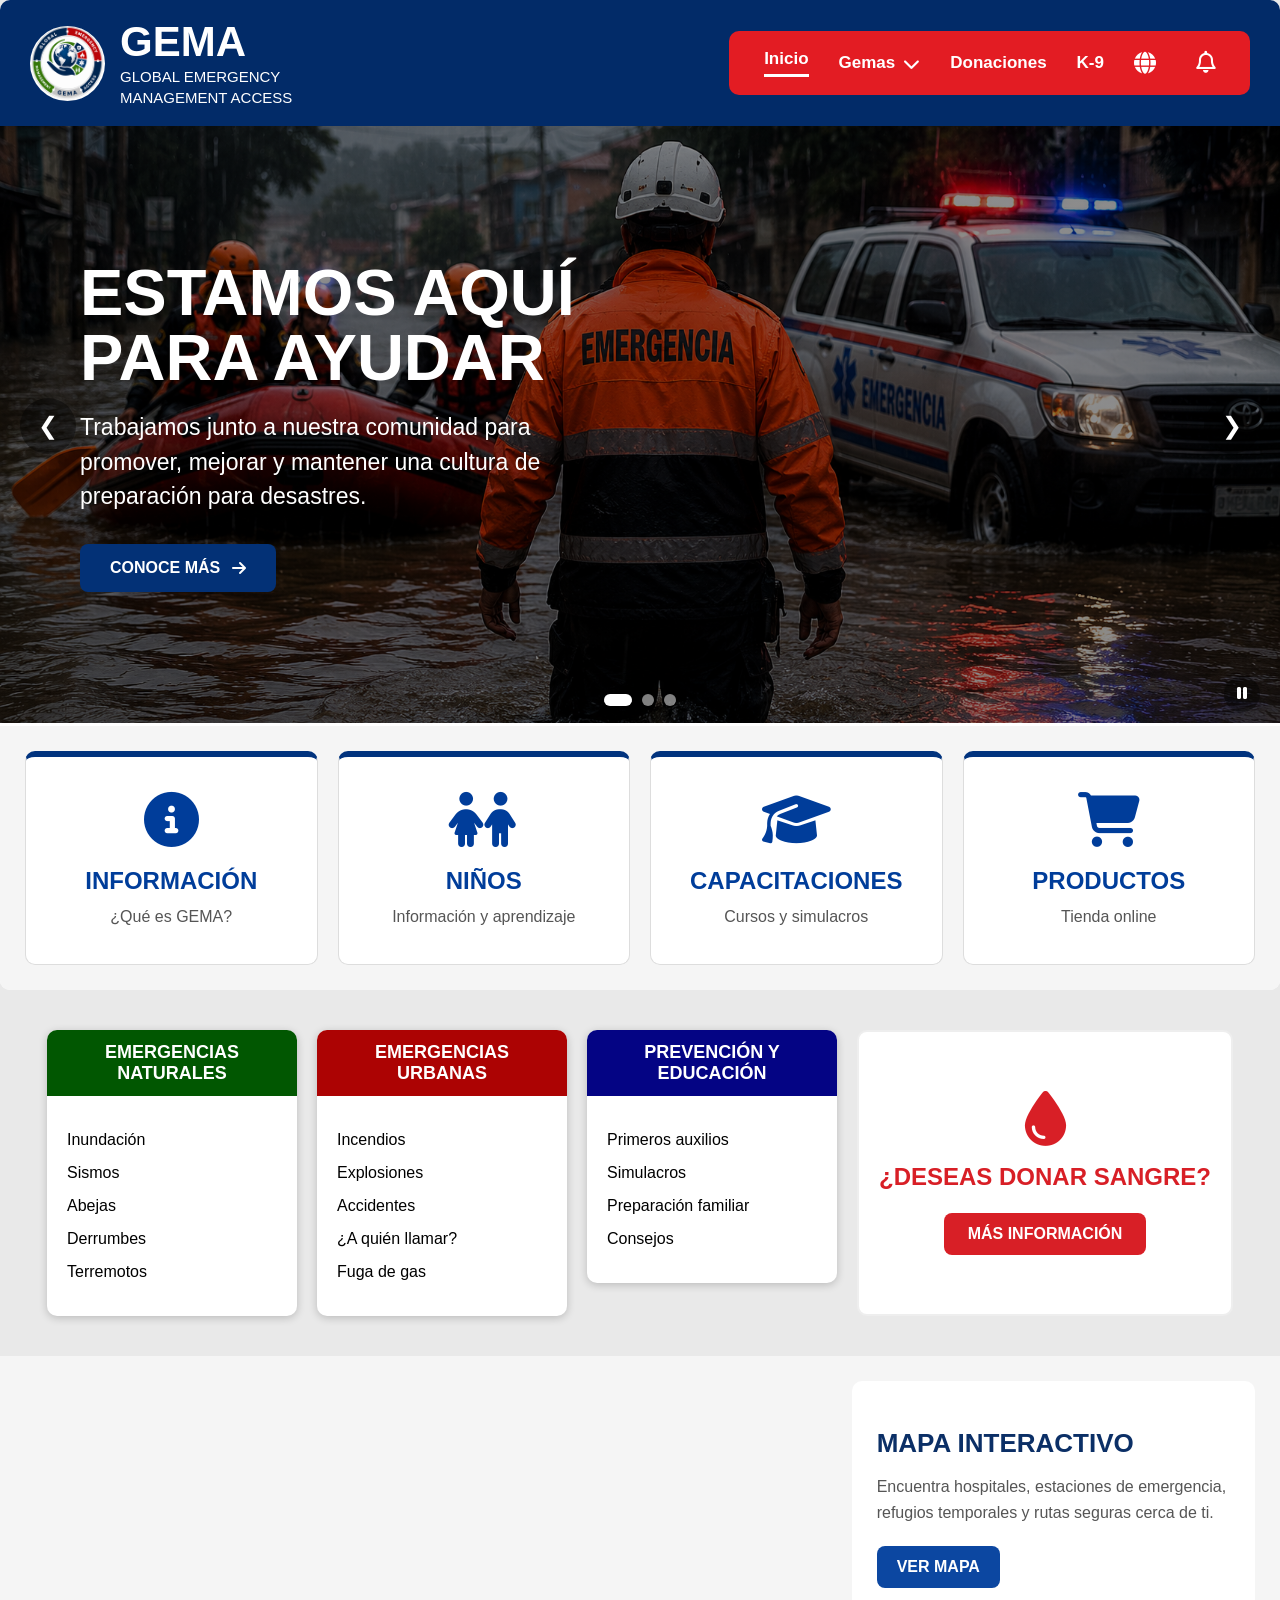
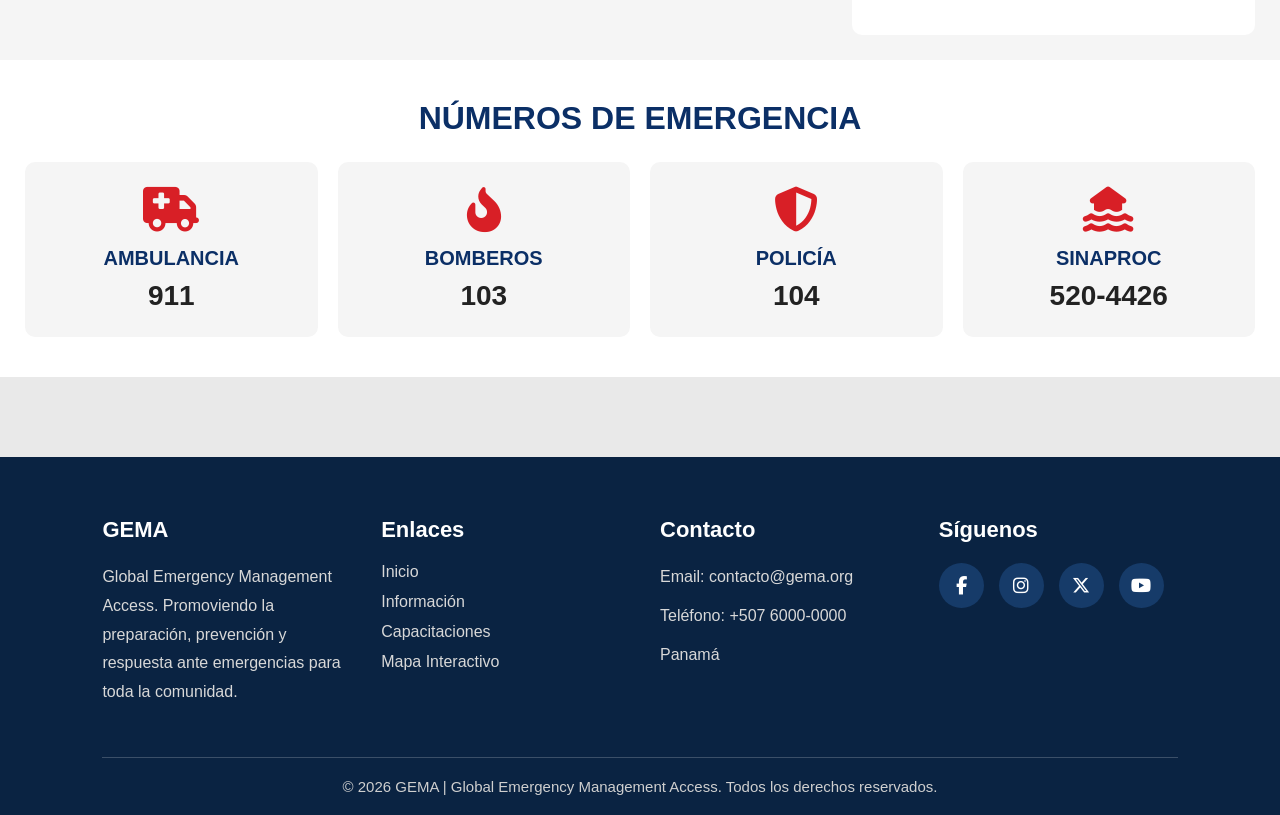
<file: index.html>
<!DOCTYPE html>
<html lang="es">
<head>
    <meta charset="UTF-8">
    <meta name="viewport" content="width=device-width, initial-scale=1.0">
    <title>GEMA</title>

    <!-- CONEXIÓN CSS -->
    <link rel="stylesheet" href="index.css">   <!-- Unir con el css -->



    <!-- ICONOS -->
    <link rel="stylesheet"
    href="https://cdnjs.cloudflare.com/ajax/libs/font-awesome/6.5.1/css/all.min.css">
</head>

 <body>

    <!-- CONTENEDOR -->
    <div class="contenedor">

        <!-- HEADER -->
       <header class="header">

    <!-- LOGO -->
    <div class="logo-box">

        <img src="Imagenes/LOGO.png" alt="logo">

        <div class="logo-texto">
            <h1>GEMA</h1>
            <p>
                GLOBAL EMERGENCY <br>
                MANAGEMENT ACCESS
            </p>


    

        </div>

    </div>

   <!-- NAVBAR -->
<nav class="navbar">

    <a href="index.html" class="active" id="inicio" data-i18n="inicio">Inicio</a>
    
    <!-- DROPDOWN -->
    <div class="dropdown">

        <button class="dropbtn" id="gemas">
<span data-i18n="gemas">Gemas</span>
<i class="fa-solid fa-chevron-down"></i>
</button>

        <div class="dropdown-content">
            <div class="texto-dropdown"> 
              <a href="informacion.html" id="infoMenu" data-i18n="informacion">Información</a>
              <a href="niños.html" id="ninosMenu" data-i18n="ninos">Niños</a>
              <a href="capacitaciones.html" id="capacitacionesMenu" data-i18n="capacitaciones">Capacitaciones</a>
              <a href="productos.html" id="productosMenu" data-i18n="productos">Productos</a>

            </div>
        </div>

    </div>

<a href="donaciones.html" id="datos-pais" data-i18n="pais">Donaciones</a>

<a href="k9.html" id="K-9" > K-9 </a>


    
<!--FUNCIONES DE ICONOS DEL NAV-->
<div class="icons">

    <!-- Traducción -->
    <div class="dropdown">

        <i class="fa-solid fa-globe"></i>

        <div class="dropdown-menu">
         <a href="#" onclick="cambiarIdioma('es')">
🇵🇦 Español
</a>

            <a href="#" onclick="cambiarIdioma('en')">
🇺🇸 English
</a>
        </div>

    </div>


    <!-- Notificaciones -->
     <div class="icons"></div>

    <a href="monitoreo.html" class="bell-link">
    <i class="fa-regular fa-bell"></i>
</a>
</a>

</div>

        
    </nav>

</header>

       
 <section class="hero">
  <div class="hero-slides">

    <!-- IMAGEN 1 - La que ya tienes -->
    <div class="slide active" style="background-image:
      linear-gradient(rgba(0,0,0,0.45), rgba(0,0,0,0.45)),
      url('Imagenes/Primer\ imagen\ png.png')">
    </div>

    <!-- IMAGEN 2 - Pon tu ruta aquí -->
    <div class="slide" style="background-image:
      linear-gradient(rgba(0,0,0,0.45), rgba(0,0,0,0.45)),
      url('Imagenes/KIDS.png')">
    </div>

    <!-- IMAGEN 3 - Pon tu ruta aquí -->
    <div class="slide" style="background-image:
      linear-gradient(rgba(0,0,0,0.45), rgba(0,0,0,0.45)),
      url('Imagenes/GEMA\ KIDS.png')">
    </div>

  </div>

  <!-- Texto (igual que antes) -->
  <div class="hero-texto">
    <h2 data-i18n="heroTitulo">ESTAMOS AQUÍ <br> PARA AYUDAR</h2>
    <p data-i18n="heroTexto">Trabajamos junto a nuestra comunidad
    para promover, mejorar y mantener
    una cultura de preparación para desastres.</p>
    <a href="informacion.html" class="btn">
      <span data-i18n="conoceMas">CONOCE MÁS</span>
      <i class="fa-solid fa-arrow-right"></i>
    </a>
  </div>

  <!-- Controles -->
  <button class="hero-prev" onclick="cambiarSlide(-1)">&#10094;</button>
  <button class="hero-next" onclick="cambiarSlide(1)">&#10095;</button>

  <!-- Puntos indicadores -->
  <div class="hero-dots">
    <span class="dot active" onclick="irASlide(0)"></span>
    <span class="dot" onclick="irASlide(1)"></span>
    <span class="dot" onclick="irASlide(2)"></span>
  </div>

  <!-- Botón pausa -->
  <button class="hero-pause" onclick="togglePausa()">
    <i class="fa-solid fa-pause" id="iconoPausa"></i>
  </button>

</section>

       

        
        <section class="cards"> 
            <div class="card">
                <a href="informacion.html" class="lineabotones">
                <i class="fa-solid fa-circle-info"></i>
               <h3 data-i18n="cardInfo">INFORMACIÓN</h3>
               <p data-i18n="textoInfo">¿Qué es GEMA?</p>
            
                </a>
            </div>

            <div class="card">
                 <a href="niños.html" class="lineabotones">
                <i class="fa-solid fa-children"></i>
                <h3 data-i18n="cardNinos">NIÑOS</h3>
               <p data-i18n="textoNinos">Información y aprendizaje</p>
                 </a>
            </div>

            <div class="card">
                 <a href="capacitaciones.html" class="lineabotones">
                <i class="fa-solid fa-graduation-cap"></i>
              <h3 data-i18n="cardCapacitaciones">CAPACITACIONES</h3>
              <p data-i18n="textoCapacitaciones">Cursos y simulacros</p>
            </a>
            </div>

            <div class="card">
                <a href="productos.html" class="lineabotones">
                <i class="fa-solid fa-cart-shopping"></i>
                <h3 data-i18n="cardProductos">PRODUCTOS</h3>
                <p data-i18n="textoProductos">Tienda online</p>
                </a>
             </div>

        </section>

    </div>

<!-- Contenedor principal que guarda todas las tarjetas -->
<div class="emergencia-grid">

    <!-- Tarjeta 1 -->
    <a href="naturales.html" class="tarjeta-link">

    <div class="emergencia-box verde">

        <h3 data-i18n="emergenciasNaturales">
            EMERGENCIAS NATURALES
        </h3>

        <ul>
            <li data-i18n="inundacion">Inundación</li>
            <li data-i18n="sismos">Sismos</li>
            <li data-i18n="abejas">Abejas</li>
            <li data-i18n="derrumbes">Derrumbes</li>
            <li data-i18n="terremotos">Terremotos</li>
        </ul>

    </div>

</a>
    <!-- Tarjeta 2 -->
    <a href="urbanas.html" class="tarjeta-link">
    <div class="emergencia-box rojo">
        <!-- Título -->
        <h3 data-i18n="emergenciasUrbanas"  >EMERGENCIAS URBANAS</h3>

        <!-- Lista -->
        <ul>

            <li data-i18n="incendios">Incendios</li>
            <li data-i18n="explosiones">Explosiones</li>
            <li data-i18n="accidentes">Accidentes</li>
            <li data-i18n="aQuienLlamar">¿A quién llamar?</li>
            <li data-i18n="fugaGas"> Fuga de gas</li>

        </ul>
    </div>
    </a>

    <!-- Tarjeta 3 -->

    <a href="prevencion.html" class="tarjeta-link">
    <div class="emergencia-box azul">

        <!-- Título -->
       <h3 data-i18n="prevencion">
PREVENCIÓN Y EDUCACIÓN
</h3>

        <!-- Lista -->
        <ul>

            <li data-i18n="primerosAuxilios" >Primeros auxilios</li>
            <li data-i18n="simulacros" >Simulacros</li>
            <li data-i18n="preparacionFamiliar" >Preparación familiar</li>
            <li data-i18n="consejos" >Consejos</li>

        </ul>
    </div>
    </a>
     
        <!-- DONAR SANGRE --> 
        <div class="donar-box">
    
            <i class="fa-solid fa-droplet"></i>
            <h3 data-i18n="donarSangre">
                ¿DESEAS DONAR SANGRE?
            </h3>

            <a href="sangre.html" class="btn-donar">
                <span data-i18n="masInfo">
                    MÁS INFORMACIÓN
                </span>
            </a>

        </div>

    </div>

</section>

<!-- MAPA INTERACTIVO -->      
<section class="mapa-section">

    <!-- MAPA IZQUIERDA -->
    <div class="mapa-box">

        <iframe
            src="https://www.google.com/maps?q=Panama&output=embed"
            width="100%"
            height="250"
            style="border:0;"
            allowfullscreen=""
            loading="lazy">
        </iframe>

    </div>

    <!-- TEXTO DERECHA -->    
    <div class="mapa-info">

        <h3 data-i18n="mapa">
            MAPA INTERACTIVO
        </h3>

        <p data-i18n="mapaTexto">
            Encuentra hospitales, estaciones de emergencia,
            refugios temporales y rutas seguras cerca de ti.
        </p>

        <a href="mapa.html" class="btn-mapa">
          <span data-i18n="verMapa">
            VER MAPA
        </span>
        </a>

    </div>

</section>

<!-- NÚMEROS DE EMERGENCIA -->        
<section class="numeros-emergencia">

    <h2 data-i18n="numerosEmergencia">
NÚMEROS DE EMERGENCIA
</h2>

<a href="https://sume911.pa/" class="linkbotones"> <!--Elimina la linea que aparece al linkear el botón con el href-->
    <div class="numeros-grid">    <!--clase de todos los botones de numeros de emergencias-->
        <div class="numero-card">
            <i class="fa-solid fa-truck-medical"></i>
            <h3 data-i18n="ambulancia">
                AMBULANCIA
            </h3>
            <p>911</p>  
        </div>
    </a>

        <div class="numero-card">
            <a href="https://www.bomberos.gob.pa/" class="linkbotones">
            <i class="fa-solid fa-fire-flame-curved"></i>
            <h3 data-i18n="bomberos">
                BOMBEROS
            </h3>
            <p>103</p>
            </a>               <!--por el "</a>" antes de el "</div>" que cierra el number card-->
        </div>
        

        <div class="numero-card">
            <a href="https://www.policia.gob.pa/" class="linkbotones">
            <i class="fa-solid fa-shield-halved"></i>
            <h3 data-i18n="policia">
                POLICÍA
            </h3>
            <p>104</p>
            </a>
        </div>

        <div class="numero-card">
            <a href="https://www.sinaproc.gob.pa/" class="linkbotones">
            <i class="fa-solid fa-house-flood-water"></i>
            <h3 data-i18n="sinaproc">
                SINAPROC
            </h3>
            <p>520-4426</p>
            </a>
        </div>

    </div>

</section>

</body>

<!-- ================= FOOTER ================= -->

<footer class="footer">

    <div class="footer-grid">

        <!-- GEMA -->
        <div class="footer-box">

            <h3 data-i18n="gemaTitulo">GEMA</h3>

            <p data-i18n="gemaDescripcion">
                Global Emergency Management Access.
                Promoviendo la preparación, prevención y respuesta
                ante emergencias para toda la comunidad.
            </p>

        </div>

        <!-- Enlaces -->

        <div class="footer-box">

            <h3 data-i18n="footerEnlaces">Enlaces</h3>

            <a href="Index.html" data-i18n="inicio">Inicio</a>
            <a href="informacion.html" data-i18n="informacion">Información</a>
            <a href="capacitaciones.html" data-i18n="capacitaciones">Capacitaciones</a>
            <a href="mapa.html" data-i18n="mapaInteractivo">Mapa Interactivo</a>

        </div>

        <!-- Contacto -->

        <div class="footer-box">

            <h3 data-i18n="footerContacto">Contacto</h3>

            <p>Email: contacto@gema.org</p>
            <p data-i18n="telefono">Teléfono: +507 6000-0000</p>
            <p data-i18n="panama">Panamá</p>

        </div>

        <!-- Redes -->

        <div class="footer-box">

            <h3 data-i18n="footerSiguenos">Síguenos</h3>

            <div class="footer-redes">

                <a href="#">
                    <i class="fa-brands fa-facebook-f"></i>
                </a>

                <a href="#">
                    <i class="fa-brands fa-instagram"></i>
                </a>

                <a href="#">
                    <i class="fa-brands fa-x-twitter"></i>
                </a>

                <a href="#">
                    <i class="fa-brands fa-youtube"></i>
                </a>

            </div>

        </div>

    </div>

    <div class="footer-bottom">

        <p data-i18n="footerDerechos">
            © 2026 GEMA | Global Emergency Management Access.
            Todos los derechos reservados.
        </p>

    </div>

</footer>
<script src="index.js"></script>
    <script>

if ("serviceWorker" in navigator) {

    navigator.serviceWorker.register(
        "/GEMA-ORIGINAL/service-worker.js"
    )

    .then(() => {
        console.log("Service Worker registrado correctamente");
    })

    .catch(error => {
        console.log("Error al registrar Service Worker:", error);
    });

}

</script>

</html>
</file>
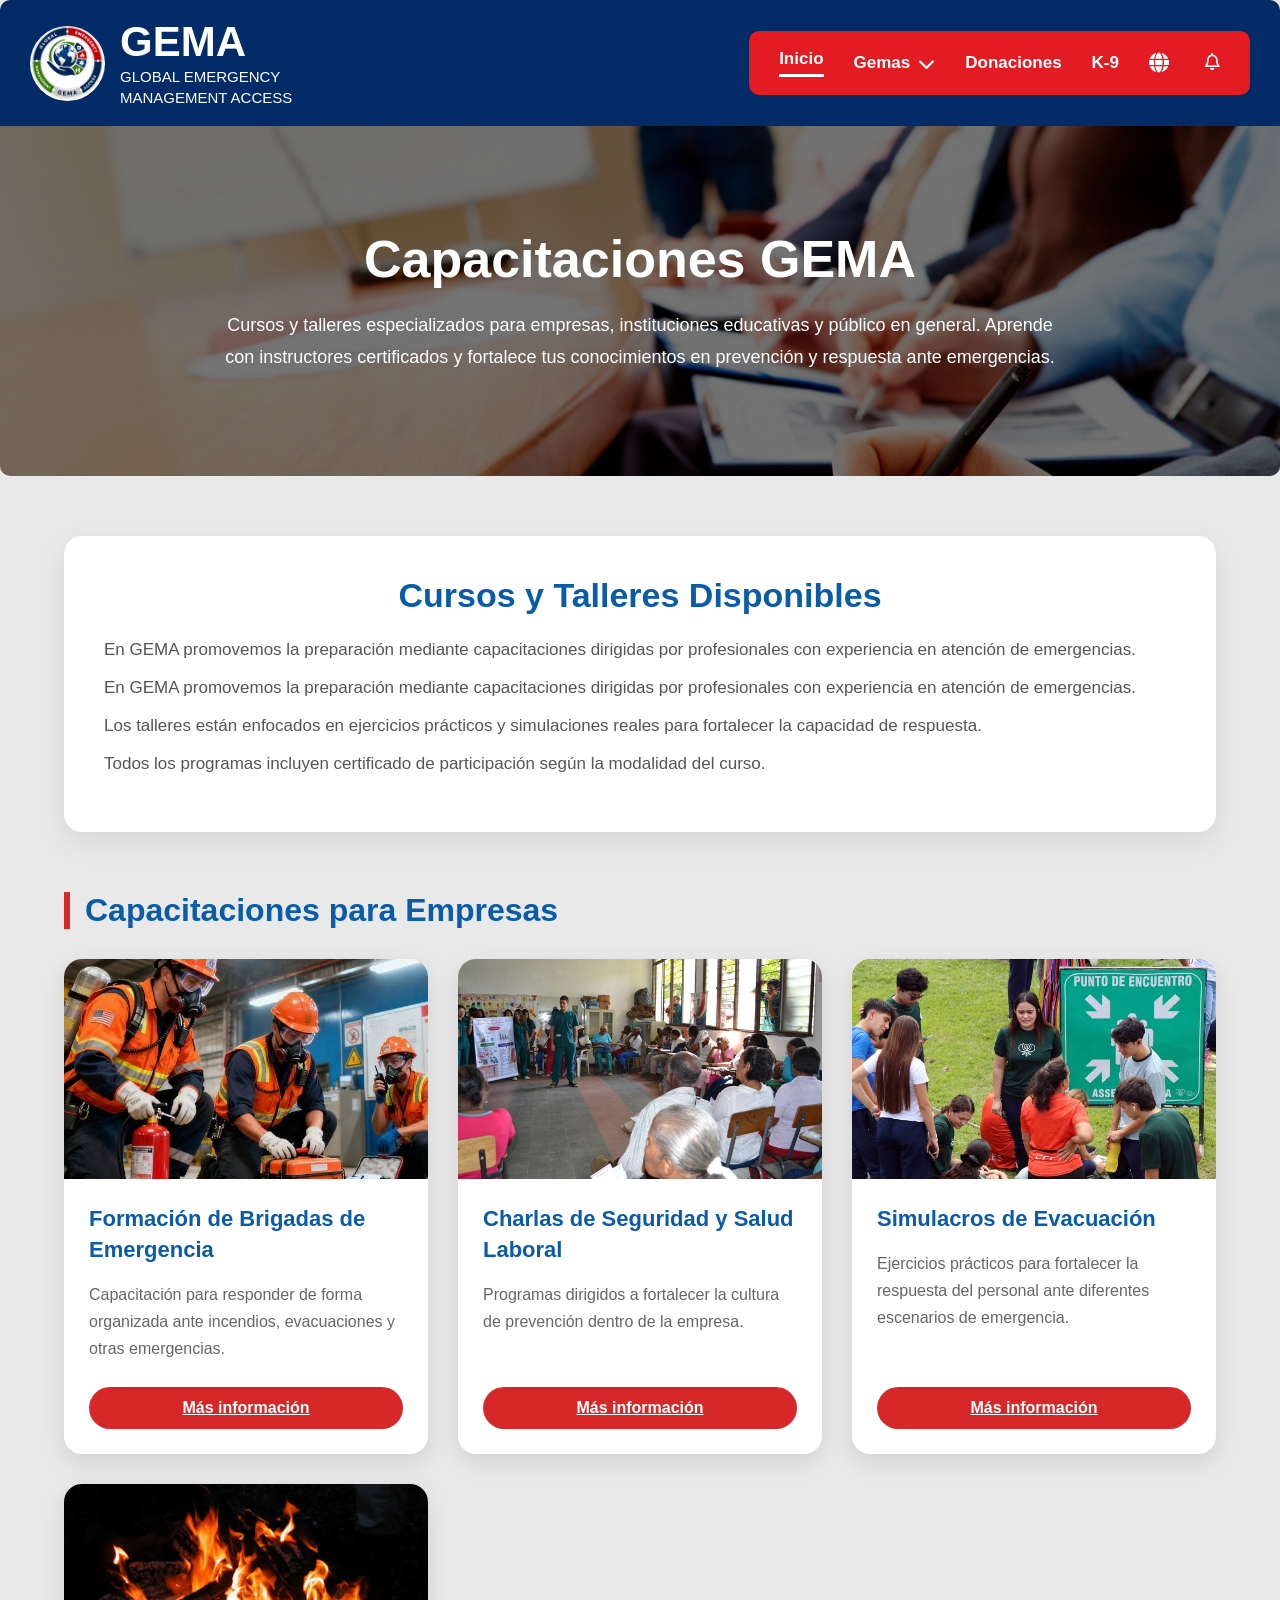
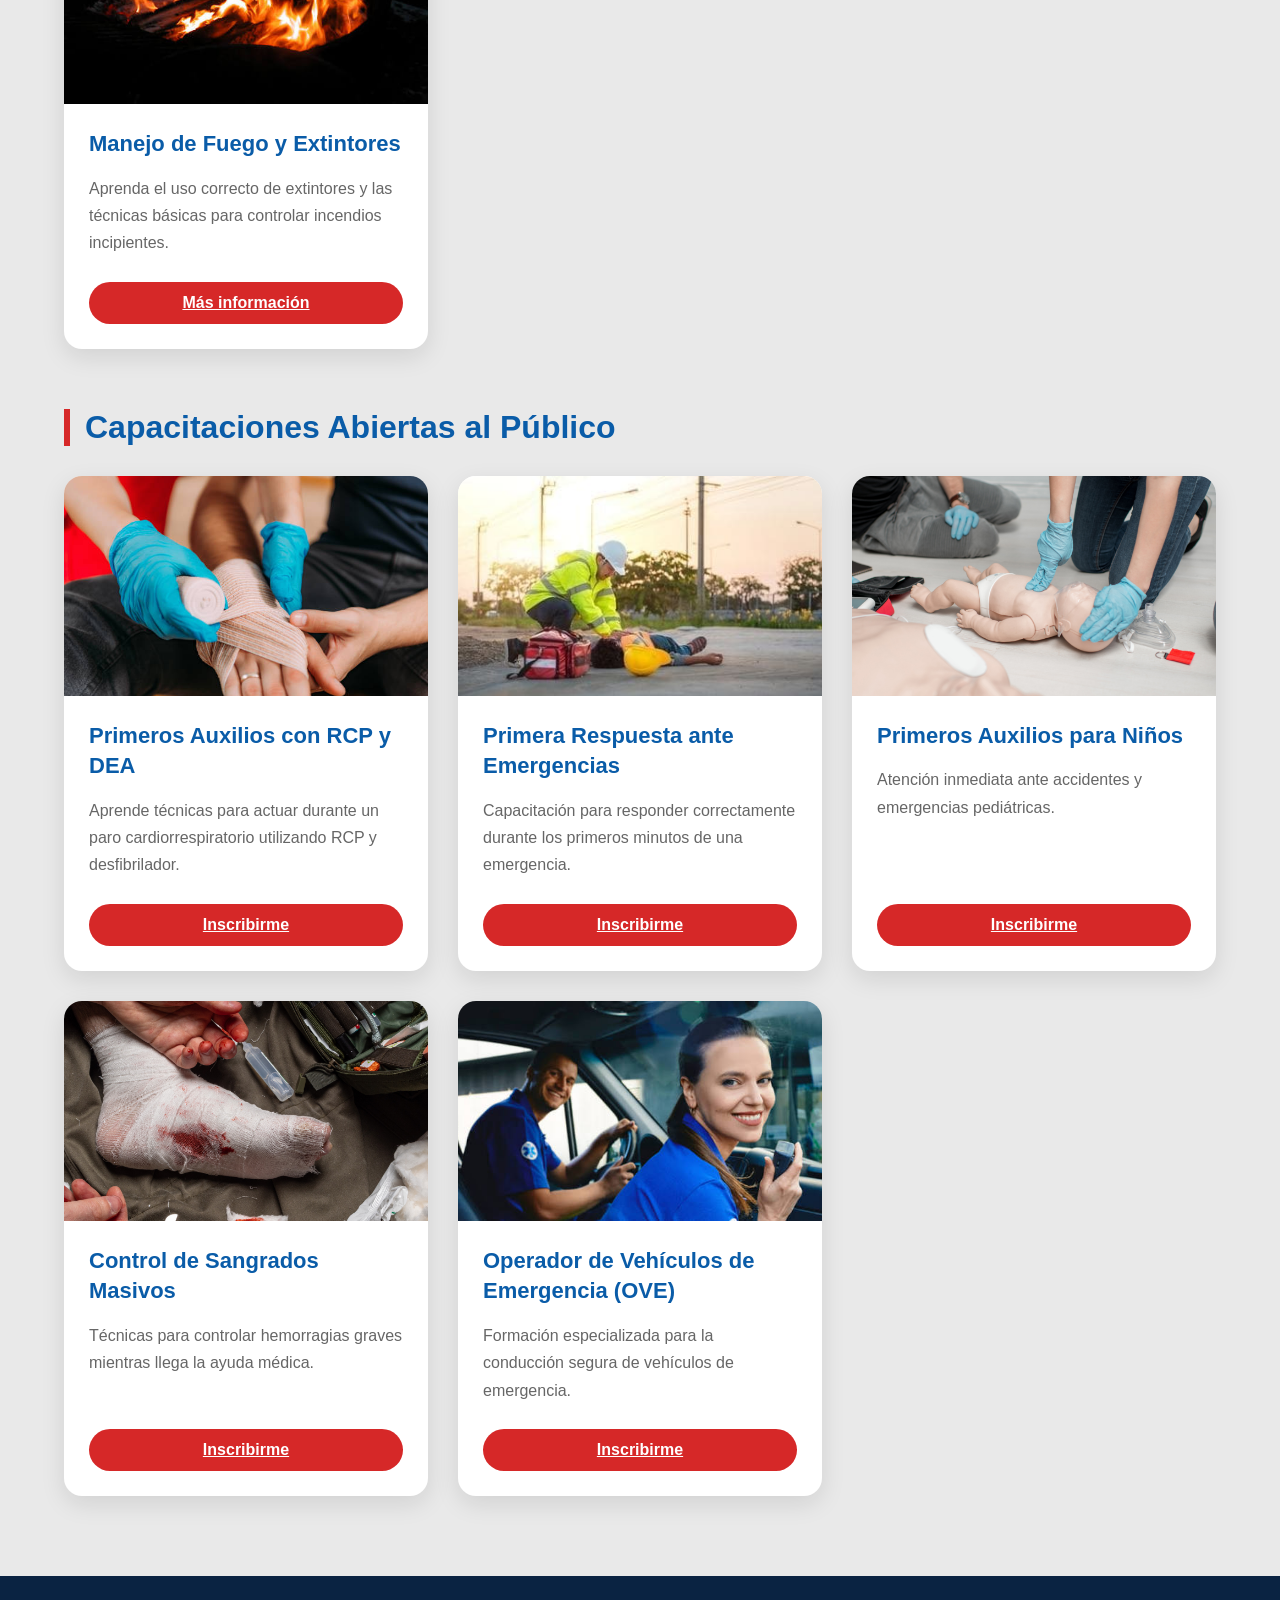
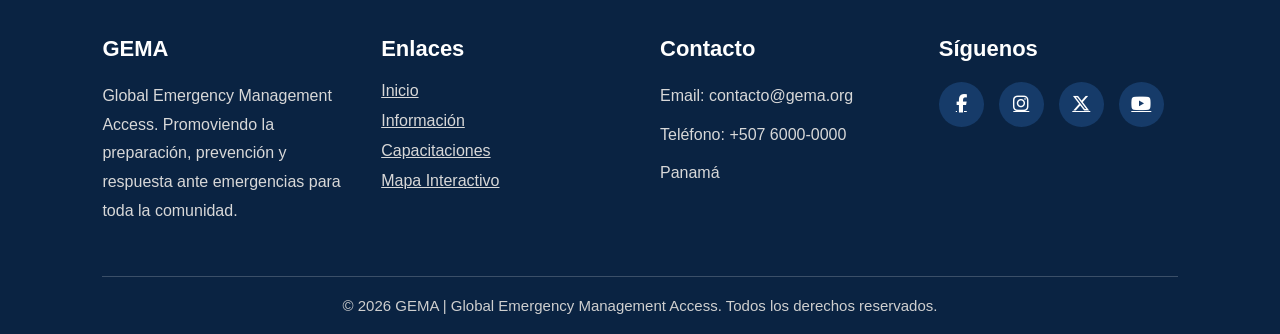
<file: capacitaciones.html>
<!DOCTYPE html>
<html lang="es">

<head>

    <meta charset="UTF-8">
    <meta name="viewport" content="width=device-width, initial-scale=1.0">

    <title>Capacitaciones | GEMA</title>

    <!-- CSS -->
    <link rel="stylesheet" href="capacitaciones.css">

    <!-- Font Awesome -->
    <link rel="stylesheet"
        href="https://cdnjs.cloudflare.com/ajax/libs/font-awesome/6.5.1/css/all.min.css">

</head>

<body>



    <!-- CONTENEDOR -->
    <div class="contenedor">

        <!-- HEADER -->
        <header class="header">

            <!-- LOGO -->
            <div class="logo-box">

                <img src="Imagenes/LOGO.png" alt="logo">

                <div class="logo-texto">
                    <h1>GEMA</h1>
                    <p>GLOBAL EMERGENCY <br> MANAGEMENT ACCESS</p>
                </div>

            </div>

           
        
   <!-- NAVBAR -->
<nav class="navbar">

    <a href="index.html" class="active" id="inicio" data-i18n="inicio">Inicio</a>
    
    <!-- DROPDOWN -->
    <div class="dropdown">

        <button class="dropbtn" id="gemas">
<span data-i18n="gemas">Gemas</span>
<i class="fa-solid fa-chevron-down"></i>
</button>

        <div class="dropdown-content">
            <div class="texto-dropdown"> 
              <a href="informacion.html" id="infoMenu" data-i18n="informacion">Información</a>
              <a href="niños.html" id="ninosMenu" data-i18n="ninos">Niños</a>
              <a href="capacitaciones.html" id="capacitacionesMenu" data-i18n="capacitaciones">Capacitaciones</a>
              <a href="productos.html" id="productosMenu" data-i18n="productos">Productos</a>

            </div>
        </div>

    </div>

<a href="donaciones.html" id="datos-pais" data-i18n="pais">Donaciones</a>

<a href="k9.html" id="K-9" > K-9 </a>


    
<!--FUNCIONES DE ICONOS DEL NAV-->
<div class="icons">

    <!-- Traducción -->
    <div class="dropdown">

        <i class="fa-solid fa-globe"></i>

        <div class="dropdown-menu">
         <a href="#" onclick="cambiarIdioma('es')">
🇵🇦 Español
</a>

            <a href="#" onclick="cambiarIdioma('en')">
🇺🇸 English
</a>
        </div>

    </div>


    <!-- Notificaciones -->
     <div class="icons"></div>

    <a href="monitoreo.html" class="bell-link">
    <i class="fa-regular fa-bell"></i>
</a>
</a>

</div>

        
    </nav>

   
</header>




       

    <!-- ================= HERO ================= -->

    <section class="hero">

       <h1 data-i18n="heroTitulo">
        Capacitaciones GEMA
    </h1>


        <p data-i18n="heroTexto">

            Cursos y talleres especializados para empresas,
            instituciones educativas y público en general.

            Aprende con instructores certificados y fortalece
            tus conocimientos en prevención y respuesta ante
            emergencias.

        </p>

    </section>

</div>

<!-- ================= CONTENIDO ================= -->

<div class="container">

    <div class="info-box">

        
        <h2 class="section-title" data-i18n="cursosTitulo">

            Cursos y Talleres Disponibles
        </h2>

        <p data-i18n="curso1">

            En GEMA promovemos la preparación mediante
            capacitaciones dirigidas por profesionales
            con experiencia en atención de emergencias.

        </p>

        <p data-i18n="curso1">

            Nuestros cursos combinan teoría y práctica,
            permitiendo desarrollar habilidades para actuar
            correctamente ante diferentes situaciones.

        </p>

        <p data-i18n="curso3">

            Los talleres están enfocados en ejercicios
            prácticos y simulaciones reales para fortalecer
            la capacidad de respuesta.

        </p>

        <p   data-i18n="curso4">

            Todos los programas incluyen certificado de
            participación según la modalidad del curso.

        </p>

    </div>

    <!-- ================= EMPRESAS ================= -->

    <section class="category">

        <h2  data-i18n="empresasTitulo"> Capacitaciones para Empresas</h2>

        <div class="grid">

            <!-- Brigadas -->

            <div class="card">

                <img src="Imagenes/brigadas.jfif" alt="Brigadas">

                <div class="card-content">

                    <h3 data-i18n="brigadasTitulo">Formación de Brigadas de Emergencia</h3>

                    <p data-i18n="brigadasTexto">

                        Capacitación para responder de forma
                        organizada ante incendios, evacuaciones
                        y otras emergencias.

                    </p>

                    <a href="#" class="btn" data-i18n="masInformacion">

                        Más información

                    </a>


                </div>

            </div>

            <!-- Seguridad -->

            <div class="card">

                <img src="Imagenes/salud.jpg" alt="Seguridad">

                <div class="card-content">

                    <h3 data-i18n="seguridadTitulo">Charlas de Seguridad y Salud Laboral</h3>

                    <p data-i18n="seguridadTexto">

                        Programas dirigidos a fortalecer la
                        cultura de prevención dentro de la empresa.

                    </p>

                    <a href="#" class="btn" data-i18n="masInformacion">

                        Más información

                    </a>

                </div>

            </div>


                        <!-- Simulacros -->

            <div class="card">

                <img src="Imagenes/evacua.jfif" alt="Simulacros">

                <div class="card-content">

                    <h3 data-i18n="simulacrosTitulo"> Simulacros de Evacuación</h3>

                    <p data-i18n="simulacrosTexto">

                        Ejercicios prácticos para fortalecer la
                        respuesta del personal ante diferentes
                        escenarios de emergencia.

                    </p>

                    <a href="#" class="btn" data-i18n="masInformacion">

                        Más información

                    </a>

                </div>

            </div>

            <!-- Extintores -->

            <div class="card">

                <img src="Imagenes/fuego.jfif" alt="Extintores">

                <div class="card-content">

                    <h3 data-i18n="extintoresTitulo"> Manejo de Fuego y Extintores</h3>

                    <p data-i18n="extintoresTexto">

                        Aprenda el uso correcto de extintores
                        y las técnicas básicas para controlar
                        incendios incipientes.

                    </p>

                    <a href="#" class="btn" data-i18n="masInformacion">

                        Más información

                    </a>

                </div>

            </div>

        </div>

    </section>

    <!-- ================= PÚBLICO ================= -->

    <section class="category">

        <h2 data-i18n="publicoTitulo">
             Capacitaciones Abiertas al Público
            </h2>

        <div class="grid">

            <!-- RCP -->

            <div class="card">

                <img src="Imagenes/auxilios.jpg" alt="RCP">

                <div class="card-content">

                    <h3 data-i18n="rcpTitulo">Primeros Auxilios con RCP y DEA</h3>

                    <p data-i18n="rcpTexto">

                        Aprende técnicas para actuar durante
                        un paro cardiorrespiratorio utilizando
                        RCP y desfibrilador.

                    </p>

                    <a href="#" class="btn" data-i18n="inscribirme">

                        Inscribirme

                    </a>

                </div>

            </div>

            <!-- Primera respuesta -->

            <div class="card">

                <img src="Imagenes/firt.jpg" alt="Primera Respuesta">

                <div class="card-content">

                    <h3 data-i18n="primeraRespuestaTitulo">Primera Respuesta ante Emergencias</h3>

                    <p data-i18n="primeraRespuestaTexto">

                        Capacitación para responder correctamente
                        durante los primeros minutos de una emergencia.

                    </p>

                    <a href="#" class="btn" data-i18n="inscribirme">

                        Inscribirme

                    </a>

                </div>

            </div>

            <!-- Niños -->

            <div class="card">

                <img src="Imagenes/ninos.png" alt="Niños">

                <div class="card-content">

                    <h3 data-i18n="ninosTitulo" >Primeros Auxilios para Niños</h3>

                    <p data-i18n="ninosTexto">

                        Atención inmediata ante accidentes y
                        emergencias pediátricas.

                    </p>

                    <a href="#" class="btn" data-i18n="inscribirme">

                        Inscribirme

                    </a>

                </div>

            </div>

            <!-- Sangrado -->

            <div class="card">

                <img src="Imagenes/sangrado.png" alt="Sangrado">

                <div class="card-content">

                    <h3 data-i18n="sangradoTitulo">Control de Sangrados Masivos</h3>

                    <p data-i18n="sangradoTexto">

                        Técnicas para controlar hemorragias
                        graves mientras llega la ayuda médica.

                    </p>

                    <a href="#" class="btn" data-i18n="inscribirme">

                        Inscribirme

                    </a>

                </div>

            </div>

            <!-- OVE -->

            <div class="card">

                <img src="Imagenes/vehiculos.jfif" alt="OVE">

                <div class="card-content">

                    <h3 data-i18n="oveTitulo">Operador de Vehículos de Emergencia (OVE)</h3>

                    <p data-i18n="oveTexto">

                        Formación especializada para la conducción
                        segura de vehículos de emergencia.

                    </p>

                    <a href="#" class="btn" data-i18n="inscribirme">

                        Inscribirme

                    </a>

                </div>

            </div>

        </div>

    </section>

</div>
<!-- ================= FOOTER ================= -->

<footer class="footer">

    <div class="footer-grid">

        <!-- GEMA -->
        <div class="footer-box">

            <h3 data-i18n="gemaTitulo">GEMA</h3>

            <p data-i18n="gemaDescripcion">
                Global Emergency Management Access.
                Promoviendo la preparación, prevención y respuesta
                ante emergencias para toda la comunidad.
            </p>

        </div>

        <!-- Enlaces -->

        <div class="footer-box">

            <h3 data-i18n="footerEnlaces">Enlaces</h3>

            <a href="Index.html" data-i18n="inicio">Inicio</a>
            <a href="informacion.html" data-i18n="informacion">Información</a>
            <a href="capacitaciones.html" data-i18n="capacitaciones">Capacitaciones</a>
            <a href="mapa.html" data-i18n="mapaInteractivo">Mapa Interactivo</a>

        </div>

        <!-- Contacto -->

        <div class="footer-box">

            <h3 data-i18n="footerContacto">Contacto</h3>

            <p>Email: contacto@gema.org</p>
            <p data-i18n="telefono">Teléfono: +507 6000-0000</p>
            <p data-i18n="panama">Panamá</p>

        </div>

        <!-- Redes -->

        <div class="footer-box">

            <h3 data-i18n="footerSiguenos">Síguenos</h3>

            <div class="footer-redes">

                <a href="#">
                    <i class="fa-brands fa-facebook-f"></i>
                </a>

                <a href="#">
                    <i class="fa-brands fa-instagram"></i>
                </a>

                <a href="#">
                    <i class="fa-brands fa-x-twitter"></i>
                </a>

                <a href="#">
                    <i class="fa-brands fa-youtube"></i>
                </a>

            </div>

        </div>

    </div>

    <div class="footer-bottom">

        <p data-i18n="footerDerechos">
            © 2026 GEMA | Global Emergency Management Access.
            Todos los derechos reservados.
        </p>

    </div>

</footer>

<!-- JavaScript -->

<script src="capacitaciones.js"></script>

</body>
</html>
</file>
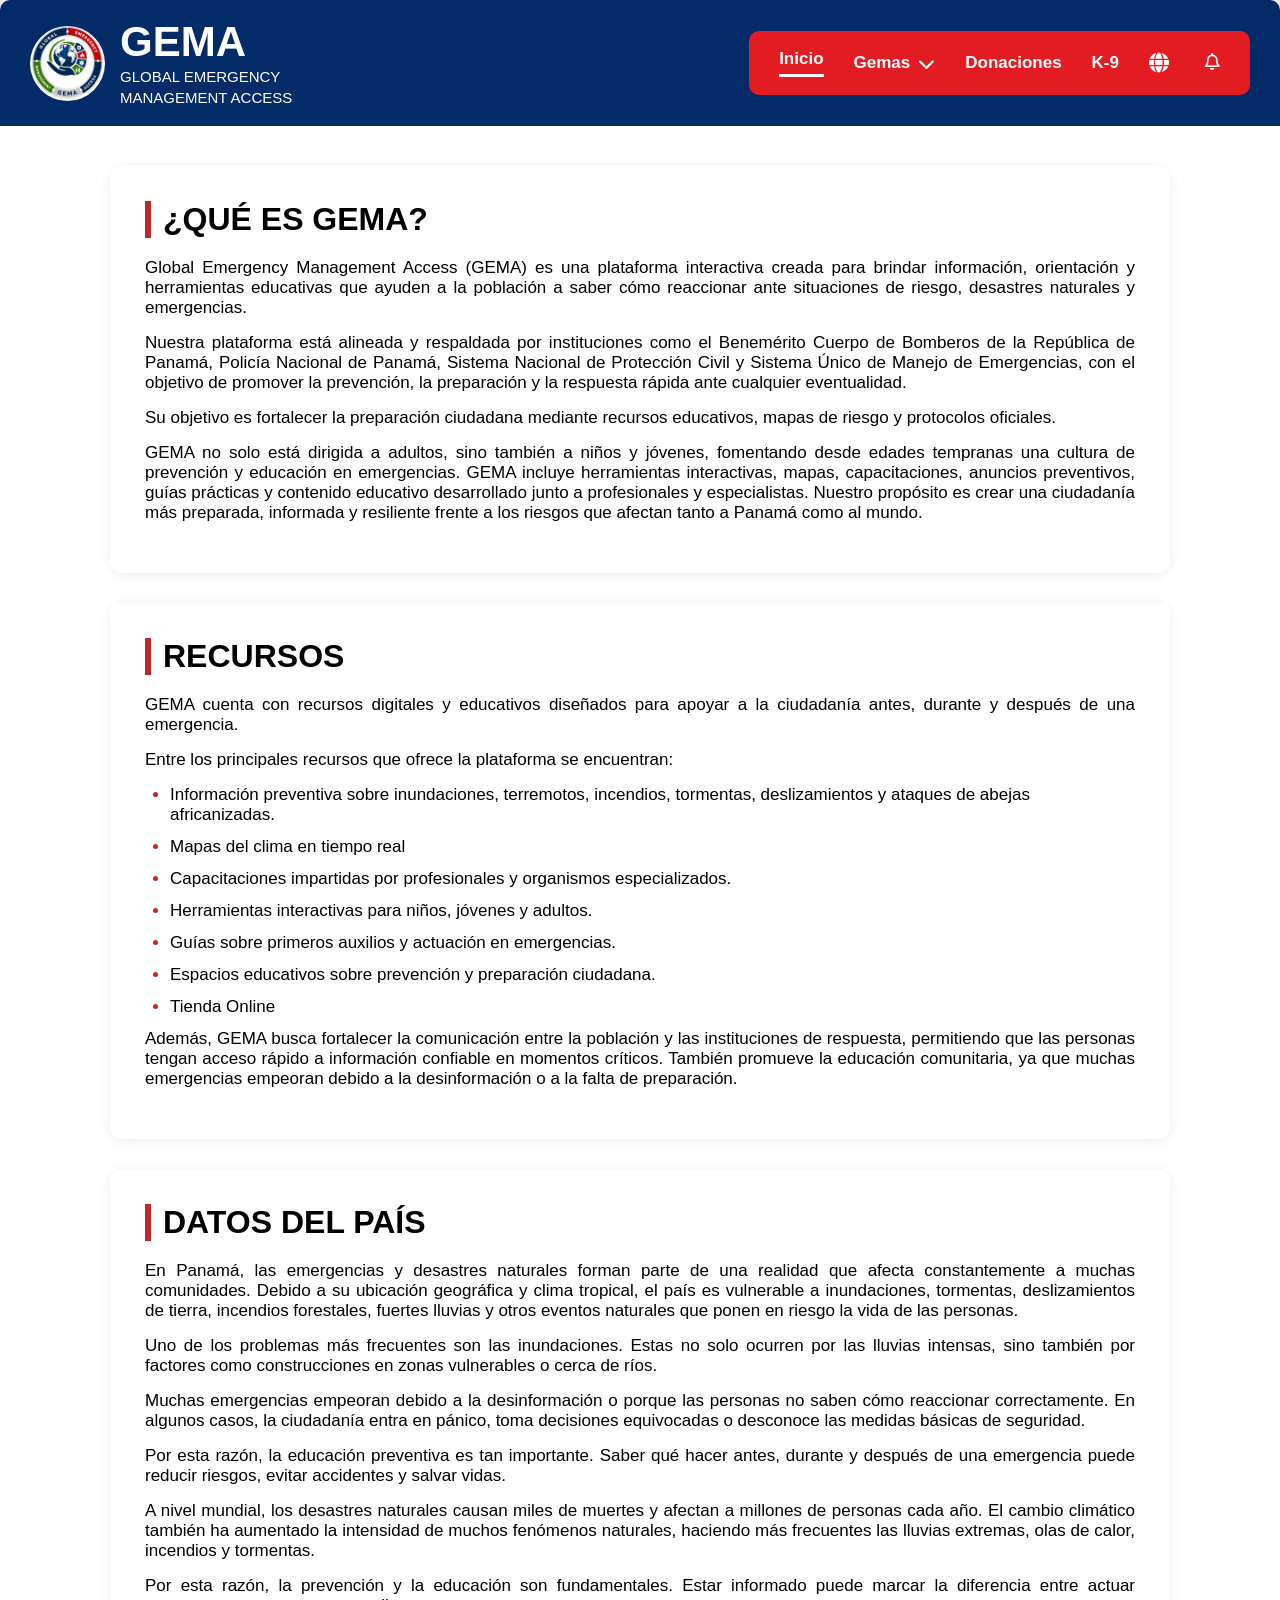
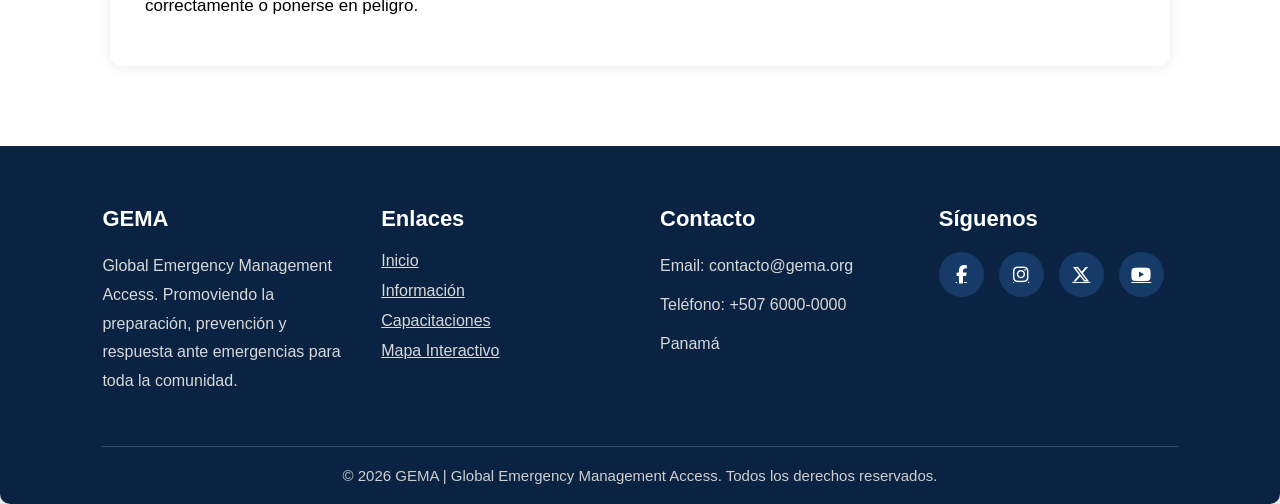
<file: informacion.html>
<!DOCTYPE html>
<html lang="en">
<head>
    <meta charset="UTF-8">
    <meta name="viewport" content="width=device-width, initial-scale=1.0">
 
  <!-- Configuración básica del documento -->
  <meta charset="UTF-8" />
  <meta name="viewport" content="width=device-width, initial-scale=1.0"/>

  <!-- Título de la pestaña -->
  <title>GEMA - Global Emergency Management Access</title>

  <!-- Enlace al archivo de estilos CSS externo -->
  <link rel="stylesheet" href="informacion.css">

      <!-- ICONOS -->
    <link rel="stylesheet"
    href="https://cdnjs.cloudflare.com/ajax/libs/font-awesome/6.5.1/css/all.min.css">
</head>

<body>

    <!-- CONTENEDOR -->
    <div class="contenedor">

        <!-- HEADER -->
        <header class="header">

            <!-- LOGO -->
            <div class="logo-box">

                <img src="Imagenes/LOGO.png" alt="logo">

                <div class="logo-texto">
                    <h1>GEMA</h1>
                    <p>GLOBAL EMERGENCY <br> MANAGEMENT ACCESS</p>
                </div>

            </div>

           
        
   <!-- NAVBAR -->
<nav class="navbar">

    <a href="index.html" class="active" id="inicio" data-i18n="inicio">Inicio</a>
    
    <!-- DROPDOWN -->
    <div class="dropdown">

        <button class="dropbtn" id="gemas">
<span data-i18n="gemas">Gemas</span>
<i class="fa-solid fa-chevron-down"></i>
</button>

        <div class="dropdown-content">
            <div class="texto-dropdown"> 
              <a href="informacion.html" id="infoMenu" data-i18n="informacion">Información</a>
              <a href="niños.html" id="ninosMenu" data-i18n="ninos">Niños</a>
              <a href="capacitaciones.html" id="capacitacionesMenu" data-i18n="capacitaciones">Capacitaciones</a>
              <a href="productos.html" id="productosMenu" data-i18n="productos">Productos</a>

            </div>
        </div>

    </div>

<a href="donaciones.html" id="datos-pais" data-i18n="pais">Donaciones</a>

<a href="k9.html" id="K-9" > K-9 </a>


    
<!--FUNCIONES DE ICONOS DEL NAV-->
<div class="icons">

    <!-- Traducción -->
    <div class="dropdown">

        <i class="fa-solid fa-globe"></i>

        <div class="dropdown-menu">
         <a href="#" onclick="cambiarIdioma('es')">
🇵🇦 Español
</a>

            <a href="#" onclick="cambiarIdioma('en')">
🇺🇸 English
</a>
        </div>

    </div>


    <!-- Notificaciones -->
     <div class="icons"></div>

    <a href="monitoreo.html" class="bell-link">
    <i class="fa-regular fa-bell"></i>
</a>
</a>

</div>

        
    </nav>

   
</header>
    


       

<!-- ================= CONTENIDO PRINCIPAL ================= -->
<main>

  <!-- Sección: ¿Qué es GEMA? -->
  <section>
    <h2 data-i18n="queEsGema">¿QUÉ ES GEMA?</h2>

    <p data-i18n="queEsGemaTexto1">
Global Emergency Management Access (GEMA) es una plataforma interactiva creada para brindar información, orientación y herramientas educativas que ayuden a la población a saber cómo reaccionar ante situaciones de riesgo, desastres naturales y emergencias.
</p>

     <p data-i18n="queEsGemaTexto2">
Nuestra plataforma está alineada y respaldada por instituciones como el Benemérito Cuerpo de Bomberos de la República de Panamá, Policía Nacional de Panamá, Sistema Nacional de Protección Civil y Sistema Único de Manejo de Emergencias, con el objetivo de promover la prevención, la preparación y la respuesta rápida ante cualquier eventualidad.
</p>

<p data-i18n="queEsGemaTexto3">
Su objetivo es fortalecer la preparación ciudadana mediante recursos educativos,
mapas de riesgo y protocolos oficiales.
</p>

<p data-i18n="queEsGemaTexto4">
GEMA no solo está dirigida a adultos, sino también a niños y jóvenes, fomentando desde edades tempranas una cultura de prevención y educación en emergencias. GEMA incluye herramientas interactivas, mapas, capacitaciones, anuncios preventivos, guías prácticas y contenido educativo desarrollado junto a profesionales y especialistas. Nuestro propósito es crear una ciudadanía más preparada, informada y resiliente frente a los riesgos que afectan tanto a Panamá como al mundo.
</p>

  </section>

  <!-- Sección: Recursos -->
  <section>
   <h2 data-i18n="recursos">RECURSOS</h2>
   <p data-i18n="recursosTexto1">
GEMA cuenta con recursos digitales y educativos diseñados para apoyar a la ciudadanía antes, durante y después de una emergencia.
</p>

   <p data-i18n="recursosTexto2">
Entre los principales recursos que ofrece la plataforma se encuentran:
</p>

    <ul>
     <li data-i18n="lista1">
Información preventiva sobre inundaciones, terremotos, incendios, tormentas, deslizamientos y ataques de abejas africanizadas.
</li>

<li data-i18n="lista2">
Mapas del clima en tiempo real
</li>
      <li data-i18n="lista3">
Capacitaciones impartidas por profesionales y organismos especializados.
</li>
      <li data-i18n="lista4">
Herramientas interactivas para niños, jóvenes y adultos.
</li>
<li data-i18n="lista5">
Guías sobre primeros auxilios y actuación en emergencias.
</li>
  <li data-i18n="lista6">
Espacios educativos sobre prevención y preparación ciudadana.
</li>
    <li data-i18n="lista7">
Tienda Online
</li>

    </ul>

    <p data-i18n="recursosTexto3">
Además, GEMA busca fortalecer la comunicación entre la población y las instituciones de respuesta, permitiendo que las personas tengan acceso rápido a información confiable en momentos críticos, también promueve la educación comunitaria, ya que muchas emergencias empeoran debido a la desinformación o a la falta de preparación.
</p>

     </section>

  <!-- Sección: Datos del país -->
  <section>
   <h2 data-i18n="datosPais">DATOS DEL PAÍS</h2>

 <p data-i18n="datosPaisTexto1">
En Panamá, las emergencias y desastres naturales forman parte de una realidad que afecta constantemente a muchas comunidades. Debido a su ubicación geográfica y clima tropical, el país es vulnerable a inundaciones, tormentas, deslizamientos de tierra, incendios forestales, fuertes lluvias y otros eventos naturales que ponen en riesgo la vida de las personas.
</p>
<p data-i18n="datosPaisTexto2">
Uno de los problemas más frecuentes son las inundaciones. Estas no solo ocurren por las lluvias intensas, sino también por factores como construcciones en zonas vulnerables o cerca de ríos.
</p>

<p data-i18n="datosPaisTexto3">
Muchas emergencias empeoran debido a la desinformación o porque las personas no saben cómo reaccionar correctamente. En algunos casos, la ciudadanía entra en pánico, toma decisiones equivocadas o desconoce las medidas básicas de seguridad.
</p>

<p data-i18n="datosPaisTexto4">
Por esta razón, la educación preventiva es tan importante. Saber qué hacer antes, durante y después de una emergencia puede reducir riesgos, evitar accidentes y salvar vidas.
</p>

<p data-i18n="datosPaisTexto5">
A nivel mundial, los desastres naturales causan miles de muertes y afectan a millones de personas cada año. El cambio climático también ha aumentado la intensidad de muchos fenómenos naturales, haciendo más frecuentes las lluvias extremas, olas de calor, incendios y tormentas.
</p>

<p data-i18n="datosPaisTexto6">
Por esta razón, la prevención y la educación son fundamentales. Estar informado puede marcar la diferencia entre actuar correctamente o ponerse en peligro.
</p>

  </section>

</main>

<!-- ================= FOOTER ================= -->

<footer class="footer">

    <div class="footer-grid">

        <!-- GEMA -->
        <div class="footer-box">

            <h3 data-i18n="gemaTitulo">GEMA</h3>

            <p data-i18n="gemaDescripcion">
                Global Emergency Management Access.
                Promoviendo la preparación, prevención y respuesta
                ante emergencias para toda la comunidad.
            </p>

        </div>

        <!-- Enlaces -->

        <div class="footer-box">

            <h3 data-i18n="footerEnlaces">Enlaces</h3>

            <a href="Index.html" data-i18n="inicio">Inicio</a>
            <a href="informacion.html" data-i18n="informacion">Información</a>
            <a href="capacitaciones.html" data-i18n="capacitaciones">Capacitaciones</a>
            <a href="mapa.html" data-i18n="mapaInteractivo">Mapa Interactivo</a>

        </div>

        <!-- Contacto -->

        <div class="footer-box">

            <h3 data-i18n="footerContacto">Contacto</h3>

            <p>Email: contacto@gema.org</p>
            <p data-i18n="telefono">Teléfono: +507 6000-0000</p>
            <p data-i18n="panama">Panamá</p>

        </div>

        <!-- Redes -->

        <div class="footer-box">

            <h3 data-i18n="footerSiguenos">Síguenos</h3>

            <div class="footer-redes">

                <a href="#">
                    <i class="fa-brands fa-facebook-f"></i>
                </a>

                <a href="#">
                    <i class="fa-brands fa-instagram"></i>
                </a>

                <a href="#">
                    <i class="fa-brands fa-x-twitter"></i>
                </a>

                <a href="#">
                    <i class="fa-brands fa-youtube"></i>
                </a>

            </div>

        </div>

    </div>

    <div class="footer-bottom">

        <p data-i18n="footerDerechos">
            © 2026 GEMA | Global Emergency Management Access.
            Todos los derechos reservados.
        </p>

    </div>

</footer>

<script src="informacion.js"></script>

</body>
</html>
</file>
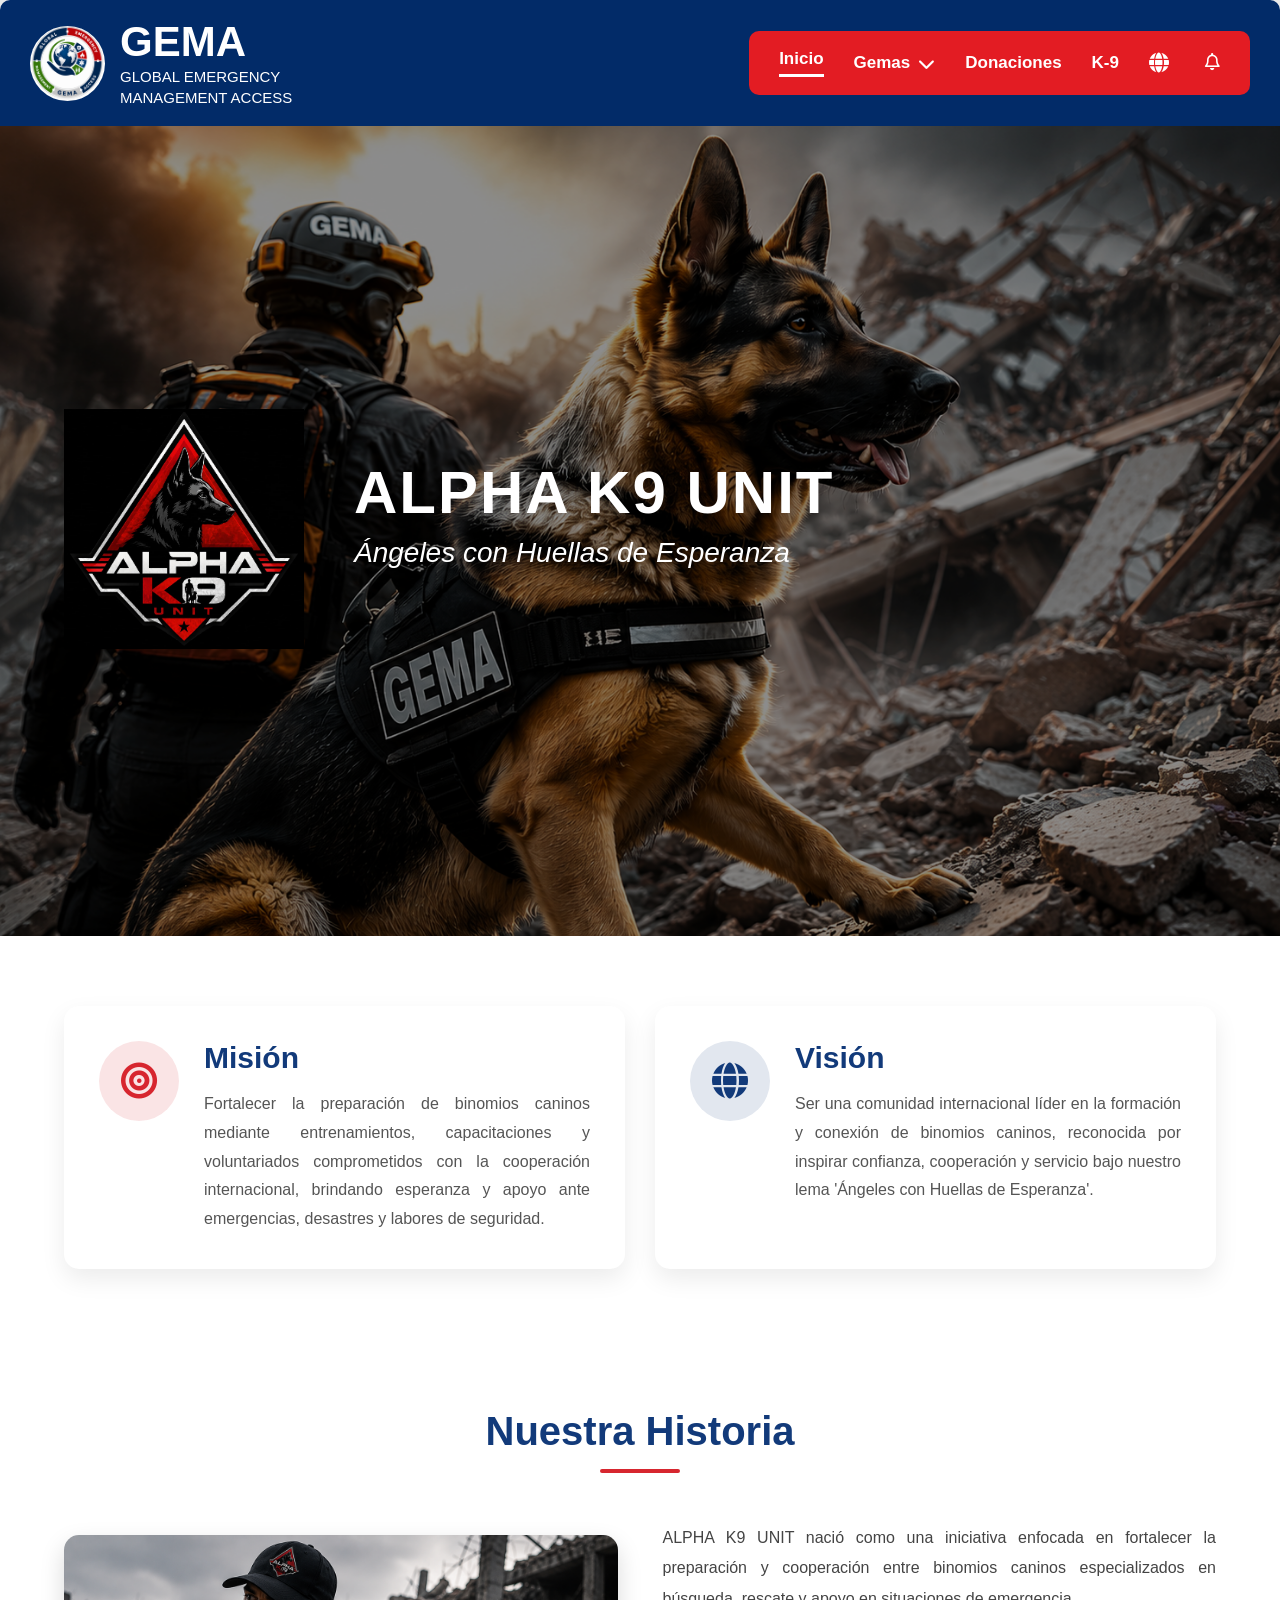
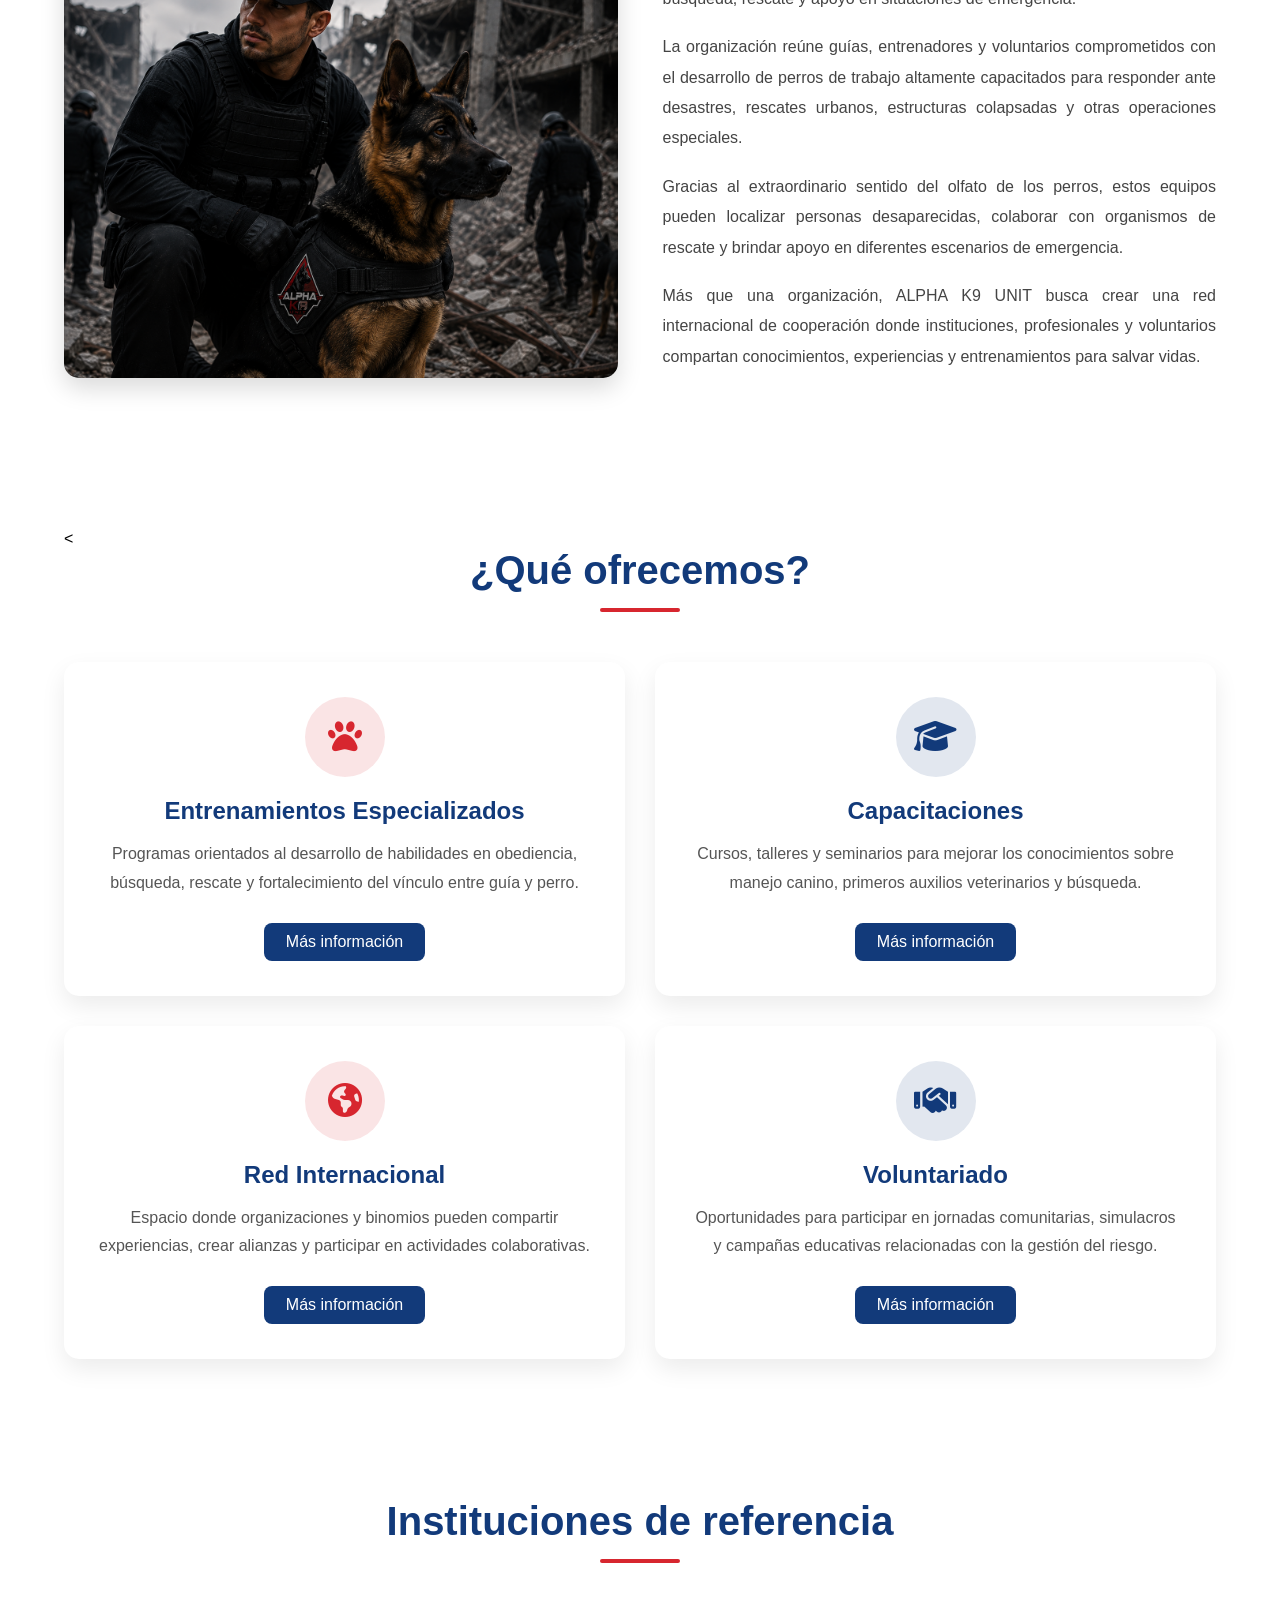
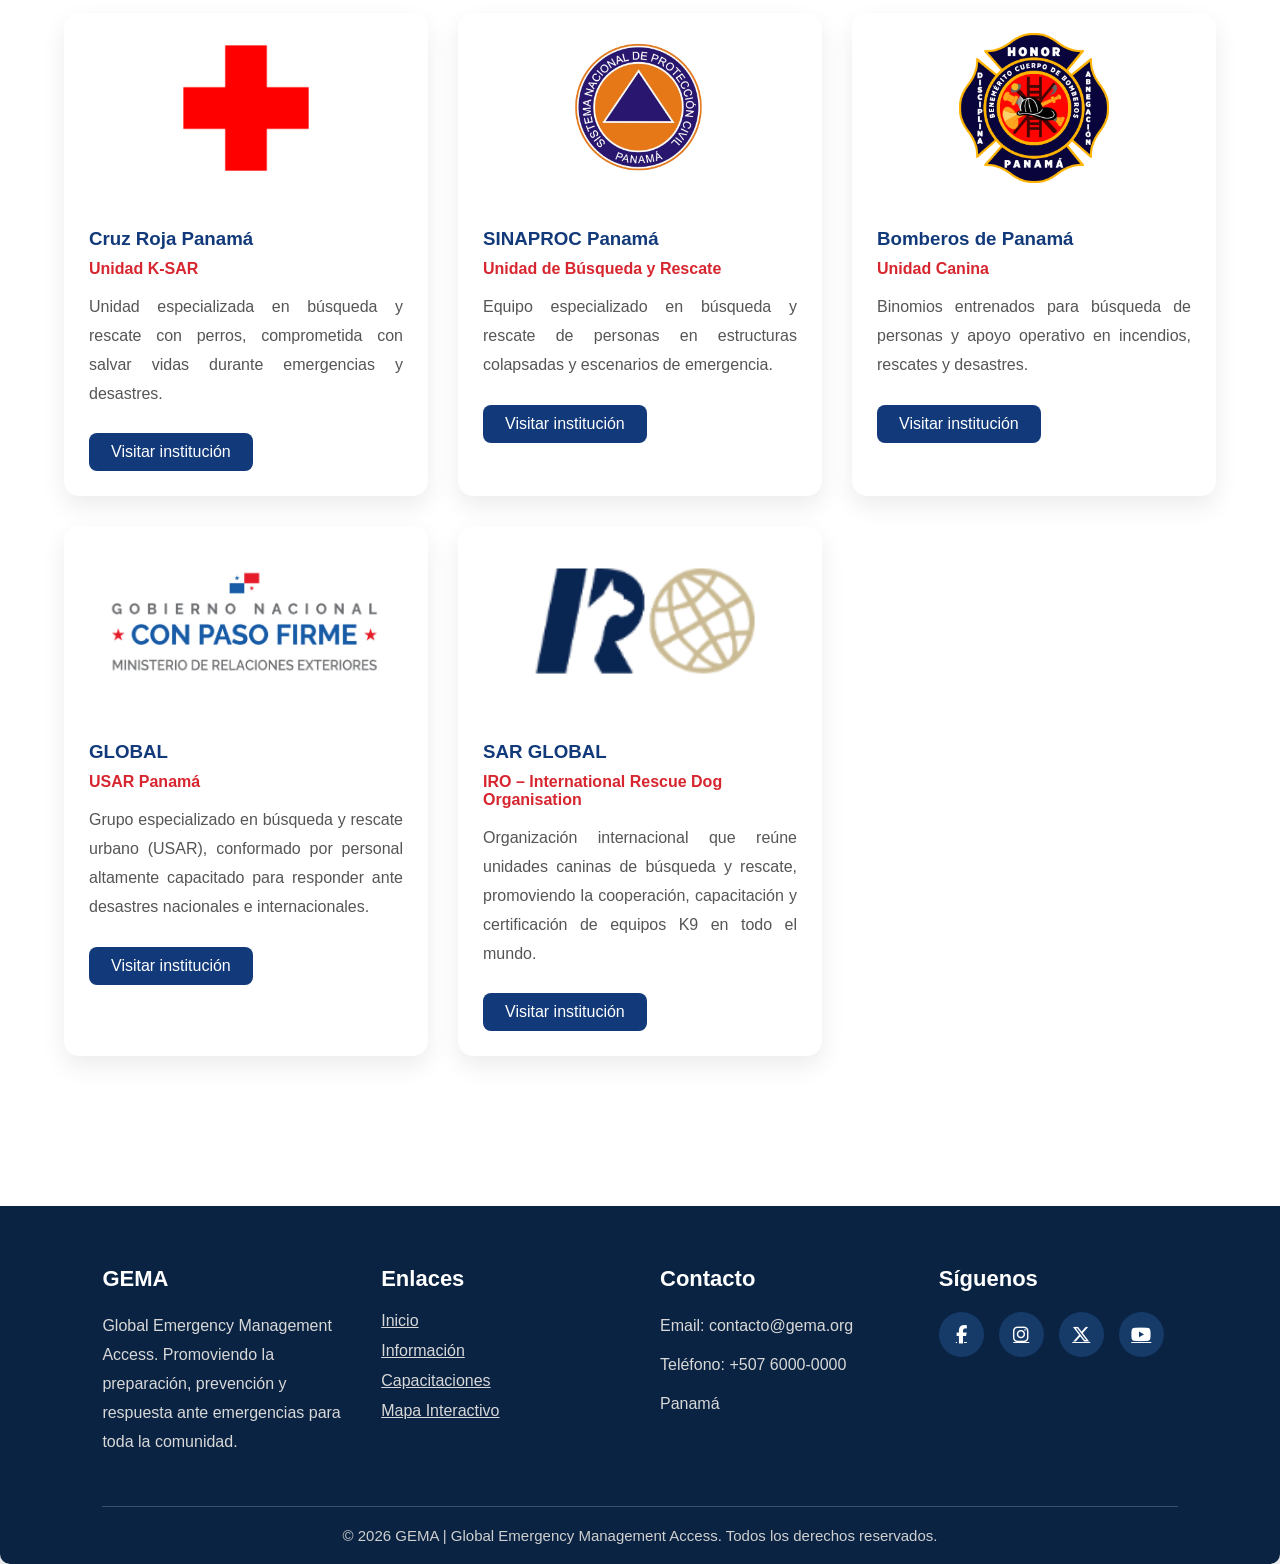
<file: k9.html>
<!DOCTYPE html>
<html lang="en">
<head>
    <meta charset="UTF-8">
    <meta name="viewport" content="width=device-width, initial-scale=1.0">
 
  <!-- Configuración básica del documento -->
  <meta charset="UTF-8" />
  <meta name="viewport" content="width=device-width, initial-scale=1.0"/>

  <!-- Título de la pestaña -->
  <title>GEMA - Global Emergency Management Access</title>

  <!-- Enlace al archivo de estilos CSS externo -->
  <link rel="stylesheet" href="k9.css">

      <!-- ICONOS -->
    <link rel="stylesheet"
    href="https://cdnjs.cloudflare.com/ajax/libs/font-awesome/6.5.1/css/all.min.css">
</head>

<body>

    <!-- CONTENEDOR -->
    <div class="contenedor">

        <!-- HEADER -->
        <header class="header">

            <!-- LOGO -->
            <div class="logo-box">

                <img src="Imagenes/LOGO.png" alt="logo">

                <div class="logo-texto">
                    <h1>GEMA</h1>
                    <p>GLOBAL EMERGENCY <br> MANAGEMENT ACCESS</p>
                </div>

            </div>

           
        
   <!-- NAVBAR -->
<nav class="navbar">

    <a href="index.html" class="active" id="inicio" data-i18n="inicio">Inicio</a>
    
    <!-- DROPDOWN -->
    <div class="dropdown">

        <button class="dropbtn" id="gemas">
<span data-i18n="gemas">Gemas</span>
<i class="fa-solid fa-chevron-down"></i>
</button>

        <div class="dropdown-content">
            <div class="texto-dropdown"> 
              <a href="informacion.html" id="infoMenu" data-i18n="informacion">Información</a>
              <a href="niños.html" id="ninosMenu" data-i18n="ninos">Niños</a>
              <a href="capacitaciones.html" id="capacitacionesMenu" data-i18n="capacitaciones">Capacitaciones</a>
              <a href="productos.html" id="productosMenu" data-i18n="productos">Productos</a>

            </div>
        </div>

    </div>

<a href="donaciones.html" id="datos-pais" data-i18n="pais">Donaciones</a>

<a href="k9.html" id="K-9" > K-9 </a>


    
<!--FUNCIONES DE ICONOS DEL NAV-->
<div class="icons">

    <!-- Traducción -->
    <div class="dropdown">

        <i class="fa-solid fa-globe"></i>

        <div class="dropdown-menu">
         <a href="#" onclick="cambiarIdioma('es')">
🇵🇦 Español
</a>

            <a href="#" onclick="cambiarIdioma('en')">
🇺🇸 English
</a>
        </div>

    </div>


    <!-- Notificaciones -->
     <div class="icons"></div>

    <a href="monitoreo.html" class="bell-link">
    <i class="fa-regular fa-bell"></i>
</a>
</a>

</div>

        
    </nav>

   
</header>
    


<!-- ================= HERO ================= -->
<section class="k9-hero">
    <div class="hero-overlay"></div>

    <div class="hero-content container">
        <div class="hero-logo">
            <img src="Imagenes/Alpha.jpeg" alt="Alpha K9">
        </div>

        <div class="hero-text">
            <h1 data-i18n="heroTitulo">ALPHA K9 UNIT</h1>

            <p data-i18n="heroSubtitulo">
                Ángeles con Huellas de Esperanza
            </p>
        </div>
    </div>
</section>


<!-- ================= MISION VISION ================= -->

<section class="mision-vision container">

    <div class="card-info">

        <div class="icon rojo">
            <i class="fas fa-bullseye"></i>
        </div>

        <div class="contenido">

            <h2 data-i18n="misionTitulo">Misión</h2>

            <p data-i18n="misionTexto">
    Fortalecer la preparación de binomios caninos mediante entrenamientos, capacitaciones y voluntariados comprometidos con la cooperación internacional, brindando esperanza y apoyo ante emergencias, desastres y labores de seguridad.
</p>

        </div>

    </div>

    <div class="card-info">

        <div class="icon azul">
            <i class="fas fa-globe"></i>
        </div>

        <div class="contenido">

            <h2 data-i18n="visionTitulo">Visión</h2>

            <p data-i18n="visionTexto">
    Ser una comunidad internacional líder en la formación y conexión de binomios caninos, reconocida por inspirar confianza, cooperación y servicio bajo nuestro lema "Ángeles con Huellas de Esperanza".
</p>

        </div>

    </div>

</section>


<!-- ================= HISTORIA ================= -->

<section class="historia container" id="historia">

    <h2 class="titulo" data-i18n="historiaTitulo">Nuestra Historia</h2>

    <div class="historia-grid">

        <div class="historia-img">
            <img src="Imagenes/perro.png" alt="">
        </div>

        <div class="historia-texto">

            <p data-i18n="historia1">
    ALPHA K9 UNIT nació como una iniciativa enfocada en fortalecer la preparación y cooperación entre binomios caninos especializados en búsqueda, rescate y apoyo en situaciones de emergencia.
</p>
            <p data-i18n="historia2">
    La organización reúne guías, entrenadores y voluntarios comprometidos con el desarrollo de perros de trabajo altamente capacitados para responder ante desastres, rescates urbanos, estructuras colapsadas y otras operaciones especiales.
</p>

           <p data-i18n="historia3">
    Gracias al extraordinario sentido del olfato de los perros, estos equipos pueden localizar personas desaparecidas, colaborar con organismos de rescate y brindar apoyo en diferentes escenarios de emergencia.
</p>

           <p data-i18n="historia4">
    Más que una organización, ALPHA K9 UNIT busca crear una red internacional de cooperación donde instituciones, profesionales y voluntarios compartan conocimientos, experiencias y entrenamientos para salvar vidas.
</p>
        </div>

    </div>

</section>


<!-- ================= SERVICIOS ================= -->

<section class="servicios container">

    <<h2 class="titulo" data-i18n="serviciosTitulo">
    ¿Qué ofrecemos?
</h2>

    <div class="cards-servicios">

        <div class="servicio">

            <div class="servicio-icon rojo">
                <i class="fas fa-paw"></i>
            </div>

            <h3 data-i18n="entrenamientoTitulo">
    Entrenamientos Especializados
</h3>
            <p data-i18n="entrenamientoTexto">
    Programas orientados al desarrollo de habilidades en obediencia, búsqueda, rescate y fortalecimiento del vínculo entre guía y perro.
</p>

            <a href="#" class="btn" data-i18n="masInformacion">
    Más información
</a>

        </div>

        <div class="servicio">

            <div class="servicio-icon azul">
                <i class="fas fa-graduation-cap"></i>
            </div>

            <h3 data-i18n="capacitacionTitulo">
    Capacitaciones
</h3>

           <p data-i18n="capacitacionTexto">
    Cursos, talleres y seminarios para mejorar los conocimientos sobre manejo canino, primeros auxilios veterinarios y búsqueda.
</p>

            <a href="#" class="btn" data-i18n="masInformacion">
    Más información
</a>

        </div>

        <div class="servicio">

            <div class="servicio-icon rojo">
                <i class="fas fa-globe-americas"></i>
            </div>

            <h3 data-i18n="redTitulo">
    Red Internacional
</h3>

            <p data-i18n="redTexto">
    Espacio donde organizaciones y binomios pueden compartir experiencias, crear alianzas y participar en actividades colaborativas.
</p>

            <a href="#" class="btn" data-i18n="masInformacion">
    Más información
</a>

        </div>

        <div class="servicio">

            <div class="servicio-icon azul">
                <i class="fas fa-handshake"></i>
            </div>

            <h3 data-i18n="voluntariadoTitulo">
    Voluntariado
</h3>

           <p data-i18n="voluntariadoTexto">
    Oportunidades para participar en jornadas comunitarias, simulacros y campañas educativas relacionadas con la gestión del riesgo.
</p> 


<a href="#" class="btn" data-i18n="masInformacion">
    Más información
</a>

        </div>

    </div>

</section>



<!-- ================= INSTITUCIONES ================= -->

<section class="instituciones container">

    <h2 class="titulo" data-i18n="institucionesTitulo">
    Instituciones de referencia
</h2>

    <div class="instituciones-grid">

        <!-- Cruz Roja -->
        <div class="institucion">

            <img src="Imagenes/Cruz Roja.jpg" alt="Cruz Roja">

            <div class="contenido">

                <h3 data-i18n="cruzRoja">
    Cruz Roja Panamá
</h3>

                <h4 data-i18n="cruzRojaUnidad">
    Unidad K-SAR
</h4>

                <p data-i18n="cruzRojaTexto">
    Unidad especializada en búsqueda y rescate con perros, comprometida con salvar vidas durante emergencias y desastres.
</p>

                
<a href="https://cruzroja.org.pa/cuerpo-k-sar/" target="_blank" class="btn" data-i18n="visitar">
    Visitar institución
</a>
            </div>

        </div>

        <!-- SINAPROC -->
        <div class="institucion">

            <img src="Imagenes/SINAPROC.png" alt="SINAPROC">

            <div class="contenido">

                <h3 data-i18n="sinaproc">
                 SINAPROC Panamá
                </h3>

                <h4 data-i18n="sinaprocUnidad">
                    Unidad de Búsqueda y Rescate
                </h4>

                <p data-i18n="sinaprocTexto">
    Equipo especializado en búsqueda y rescate de personas en estructuras colapsadas y escenarios de emergencia.
</p>

            
                <a href="https://www.sinaproc.gob.pa/unidad-canina-de-busqueda-y-rescate/" target="_blank"" class="btn" data-i18n="visitar">
    Visitar institución
</a>

            </div>

        </div>

        <!-- Bomberos -->
        <div class="institucion">

            <img src="Imagenes/BOMBEROS.png" alt="Bomberos">

            <div class="contenido">

                <h3 data-i18n="bomberos">
                     Bomberos de Panamá
                    </h3>

                <h4 data-i18n="bomberosUnidad">
                    Unidad Canina
                
            </h4>


                <p data-i18n="bomberosTexto">
    Binomios entrenados para búsqueda de personas y apoyo operativo en incendios, rescates y desastres.
</p>

                <a href="https://www.bomberos.gob.pa/" target="_blank" class="btn" data-i18n="visitar">
    Visitar institución
</a>


            </div>

        </div>

        <!-- GLOBAL -->
        <div class="institucion">

            <img src="Imagenes/PASO FRIME.png" alt="GLOBAL">

            <div class="contenido">

                <h3 data-i18n="global">
                      GLOBAL
                    </h3>

                <h4 data-i18n="globalUnidad">
                    USAR Panamá
                </h4>

                <p data-i18n="globalTexto">
    Grupo especializado en búsqueda y rescate urbano (USAR), conformado por personal altamente capacitado para responder ante desastres nacionales e internacionales.
</p>

                

                <a href="https://www.mingob.gob.pa/grupo-usar-panama-y-unidad-canina-de-sinaproc-partiran-hacia-turquia/" target="_blank" class="btn" data-i18n="visitar">
    Visitar institución
</a>

            </div>

        </div>

        <!-- SAR GLOBAL -->
        <div class="institucion">

            <img src="Imagenes/GLOBAL.png" alt="SAR GLOBAL">

            <div class="contenido">

                <h3 data-i18n="sarGlobal">
                    SAR GLOBAL
                </h3>

                <h4 data-i18n="sarUnidad">
                    IRO – International Rescue Dog Organisation
                </h4>

                <p data-i18n="sarTexto">
    Organización internacional que reúne unidades caninas de búsqueda y rescate, promoviendo la cooperación, capacitación y certificación de equipos K9 en todo el mundo.
</p>

                

                <a href="https://www.iro-dogs.org/unsere-verantwortung#c31" target="_blank" class="btn" data-i18n="visitar">
                    Visitar institución
                </a>




            </div>

        </div>

    </div>

</section>



<!-- ================= FOOTER ================= -->

<footer class="footer">

    <div class="footer-grid">

        <!-- GEMA -->
        <div class="footer-box">

            <h3 data-i18n="gemaTitulo">GEMA</h3>

            <p data-i18n="gemaDescripcion">
                Global Emergency Management Access.
                Promoviendo la preparación, prevención y respuesta
                ante emergencias para toda la comunidad.
            </p>

        </div>

        <!-- Enlaces -->

        <div class="footer-box">

            <h3 data-i18n="footerEnlaces">Enlaces</h3>

            <a href="Index.html" data-i18n="inicio">Inicio</a>
            <a href="informacion.html" data-i18n="informacion">Información</a>
            <a href="capacitaciones.html" data-i18n="capacitaciones">Capacitaciones</a>
            <a href="mapa.html" data-i18n="mapaInteractivo">Mapa Interactivo</a>

        </div>

        <!-- Contacto -->

        <div class="footer-box">

            <h3 data-i18n="footerContacto">Contacto</h3>

            <p>Email: contacto@gema.org</p>
            <p data-i18n="telefono">Teléfono: +507 6000-0000</p>
            <p data-i18n="panama">Panamá</p>

        </div>

        <!-- Redes -->

        <div class="footer-box">

            <h3 data-i18n="footerSiguenos">Síguenos</h3>

            <div class="footer-redes">

                <a href="#">
                    <i class="fa-brands fa-facebook-f"></i>
                </a>

                <a href="#">
                    <i class="fa-brands fa-instagram"></i>
                </a>

                <a href="#">
                    <i class="fa-brands fa-x-twitter"></i>
                </a>

                <a href="#">
                    <i class="fa-brands fa-youtube"></i>
                </a>

            </div>

        </div>

    </div>

    <div class="footer-bottom">

        <p data-i18n="footerDerechos">
            © 2026 GEMA | Global Emergency Management Access.
            Todos los derechos reservados.
        </p>

    </div>

</footer>

<script src="k9.js"></script>

</body>
</html>
</file>
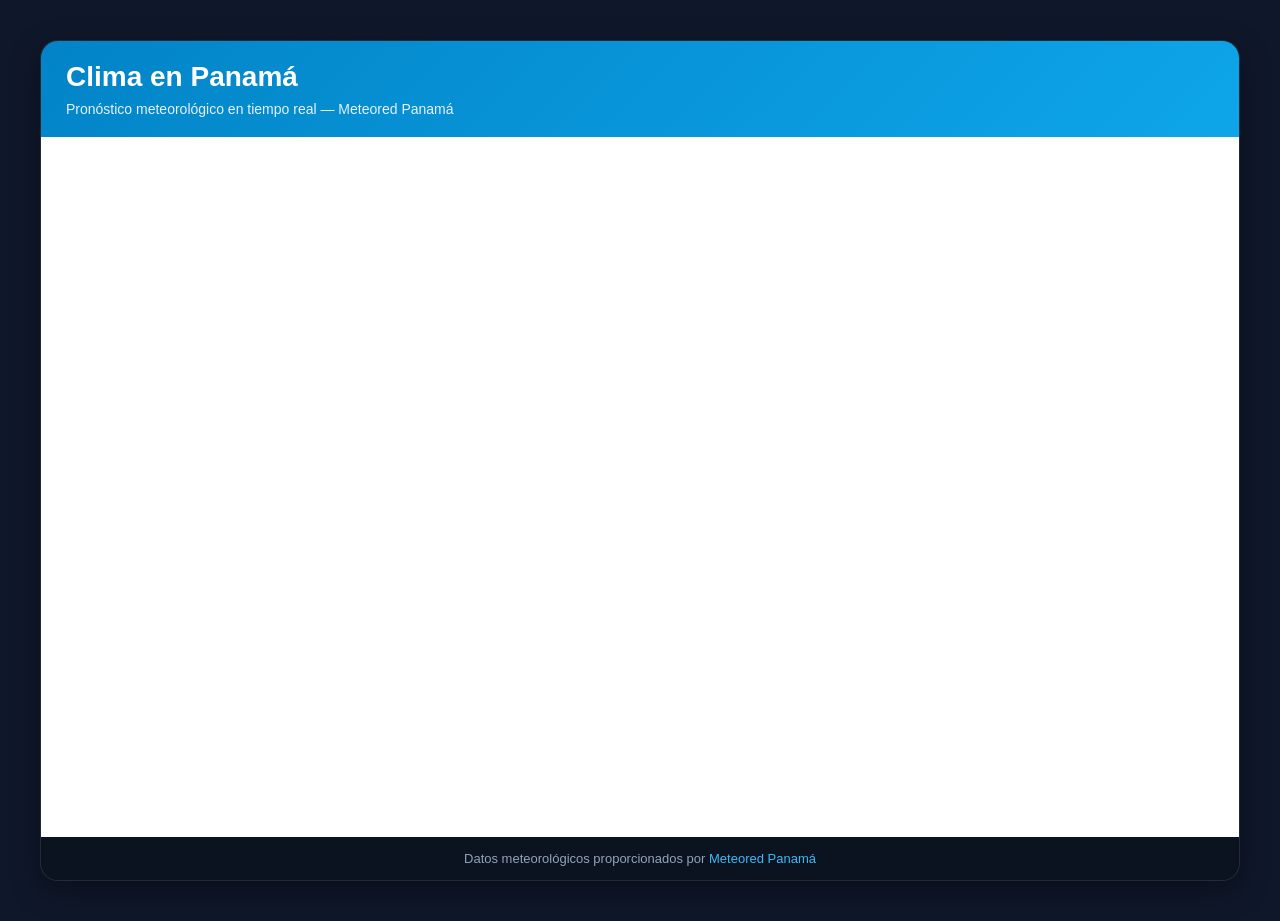
<file: mapa.html>
<!DOCTYPE html>
<html lang="es">
<head>
  <meta charset="UTF-8" />
  <meta name="viewport" content="width=device-width, initial-scale=1.0" />
  <title>Meteored Panamá Widget</title>

  <style>
    *{
      margin:0;
      padding:0;
      box-sizing:border-box;
    }

    body{
      font-family: Arial, Helvetica, sans-serif;
      background:#0f172a;
      color:white;
      padding:40px;
    }

    .weather-container{
      width:100%;
      max-width:1200px;
      margin:auto;
    }

    .weather-card{
      background:#111827;
      border-radius:18px;
      overflow:hidden;
      box-shadow:0 10px 30px rgba(0,0,0,0.35);
      border:1px solid rgba(255,255,255,0.08);
    }

    .weather-header{
      padding:20px 25px;
      background:linear-gradient(135deg,#0284c7,#0ea5e9);
    }

    .weather-header h1{
      font-size:28px;
      margin-bottom:8px;
    }

    .weather-header p{
      opacity:0.9;
      font-size:14px;
    }

    .iframe-wrapper{
      position:relative;
      width:100%;
      height:700px;
      background:#fff;
    }

    .iframe-wrapper iframe{
      width:100%;
      height:100%;
      border:none;
    }

    .footer{
      padding:14px 20px;
      background:#0b1220;
      text-align:center;
      font-size:13px;
      color:#94a3b8;
    }

    .footer a{
      color:#38bdf8;
      text-decoration:none;
    }

    .footer a:hover{
      text-decoration:underline;
    }

    @media(max-width:768px){

      body{
        padding:15px;
      }

      .weather-header h1{
        font-size:22px;
      }

      .iframe-wrapper{
        height:600px;
      }

    }
  </style>
</head>

<body>

  <div class="weather-container">

    <div class="weather-card">

      <div class="weather-header">
        <h1>Clima en Panamá</h1>
        <p>Pronóstico meteorológico en tiempo real — Meteored Panamá</p>
      </div>

      <div class="iframe-wrapper">

        <iframe
          src="https://www.meteored.com.pa/tiempo-en_Panama-America+Central-Panama-Panama--1-18560.html"
          loading="lazy"
          allowfullscreen>
        </iframe>

      </div>

      <div class="footer">
        Datos meteorológicos proporcionados por
        <a href="https://www.meteored.com.pa/" target="_blank">
          Meteored Panamá
        </a>
      </div>

    </div>

  </div>

</body>
</html>
</file>
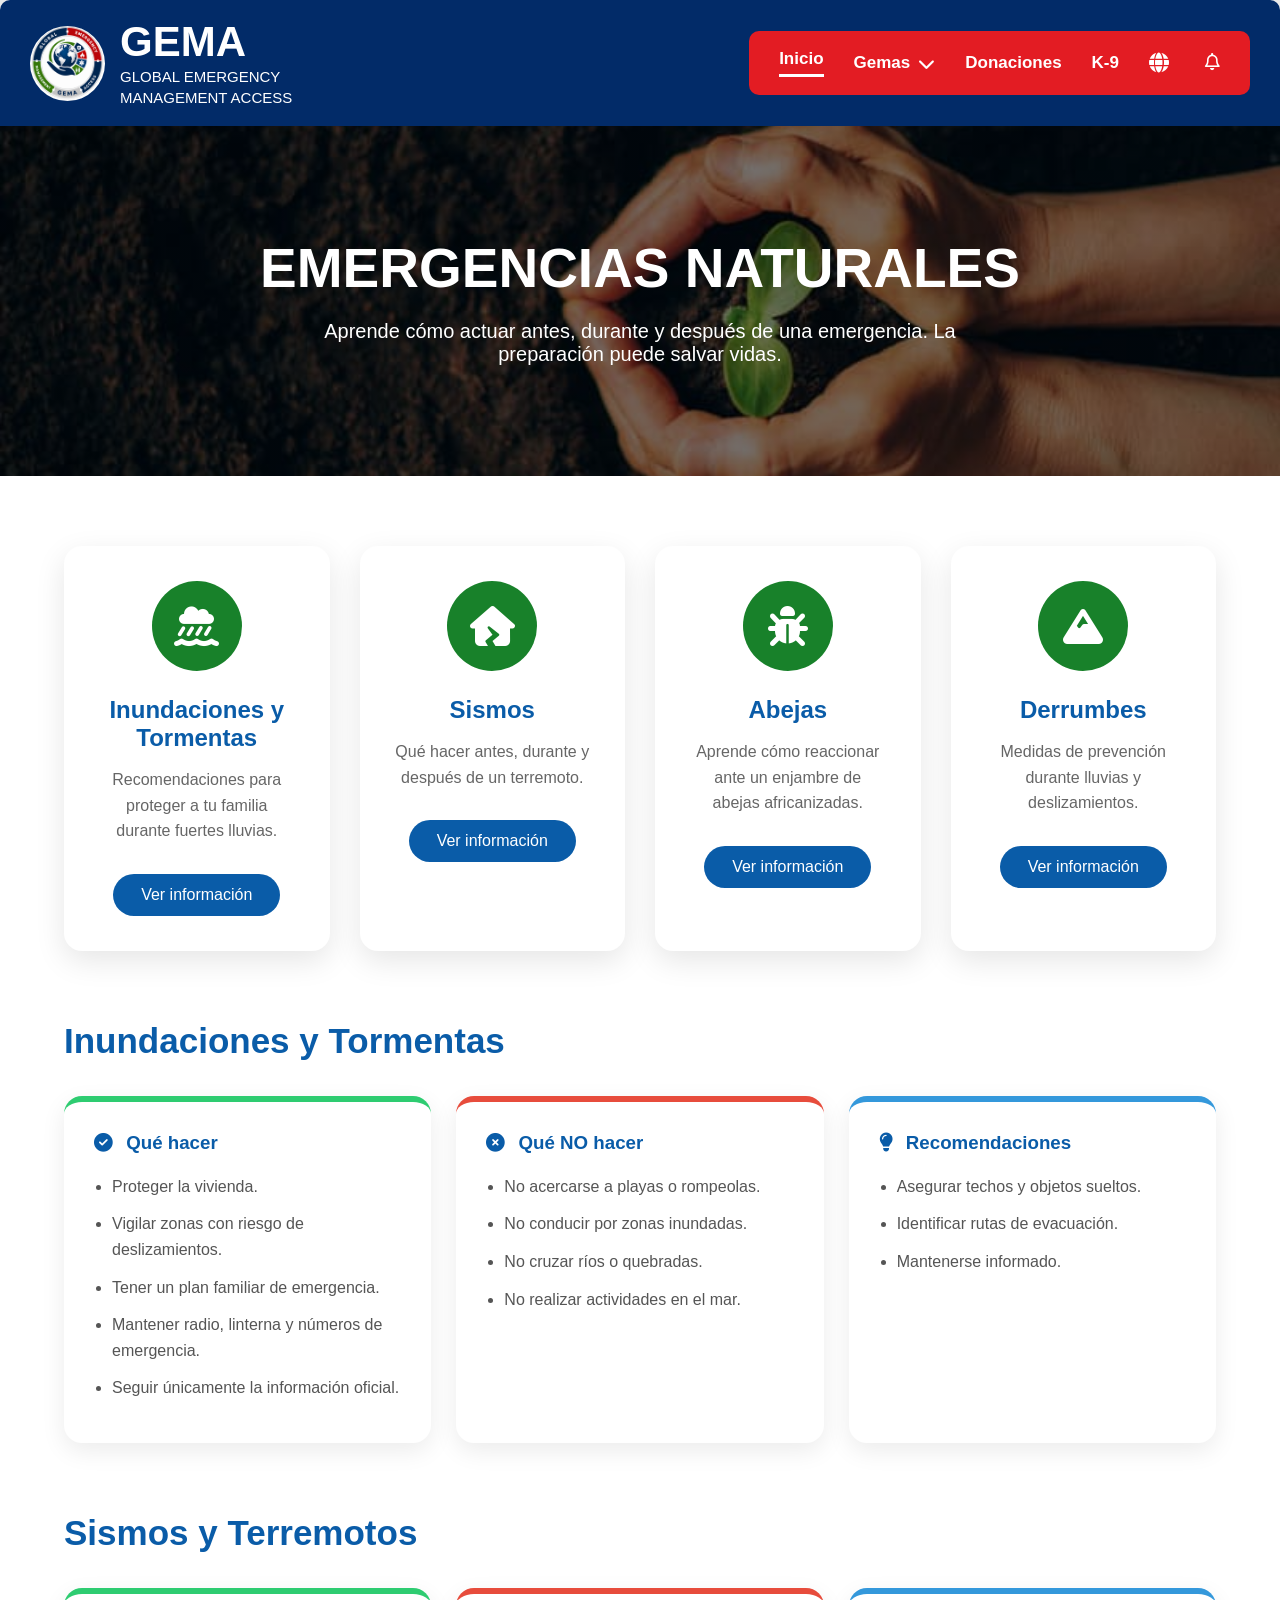
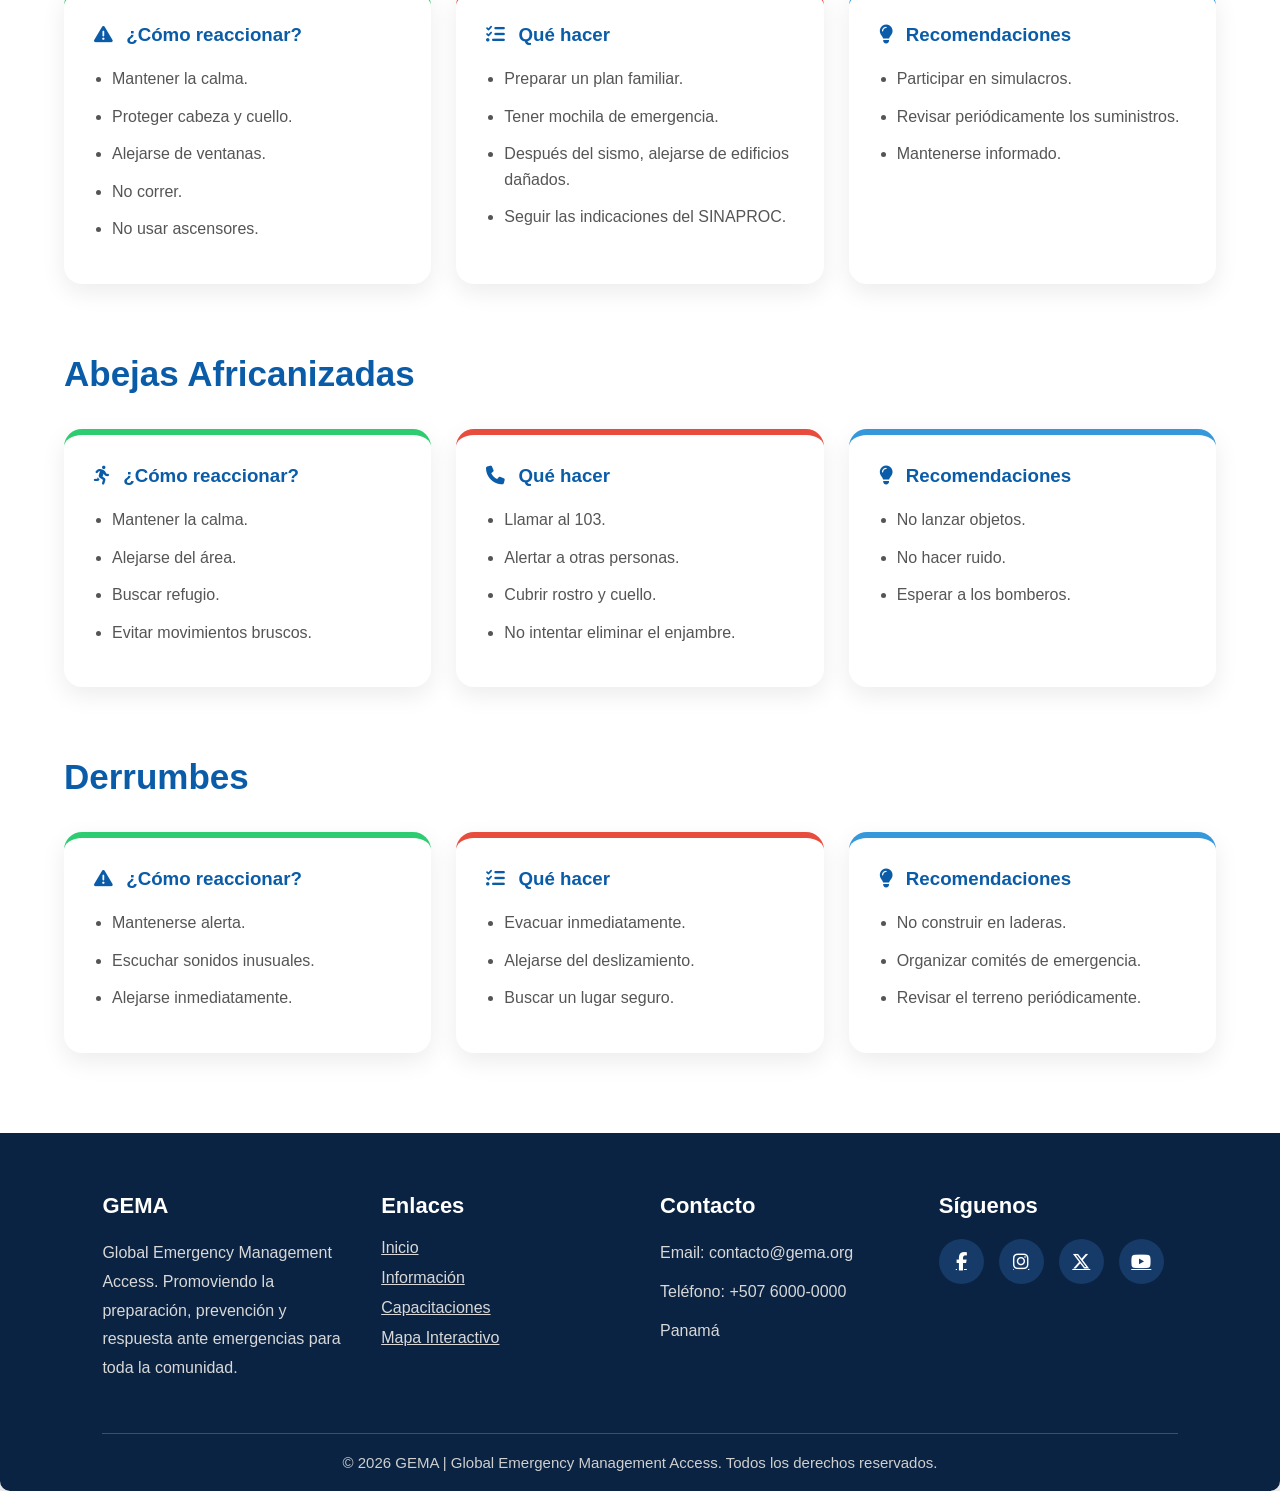
<file: naturales.html>
<!DOCTYPE html>
<html lang="en">
<head>
    <meta charset="UTF-8">
    <meta name="viewport" content="width=device-width, initial-scale=1.0">
 
  <!-- Configuración básica del documento -->
  <meta charset="UTF-8" />
  <meta name="viewport" content="width=device-width, initial-scale=1.0"/>

  <!-- Título de la pestaña -->
  <title>GEMA - Global Emergency Management Access</title>

  <!-- Enlace al archivo de estilos CSS externo -->
  <link rel="stylesheet" href="naturales.css">

      <!-- ICONOS -->
    <link rel="stylesheet"
    href="https://cdnjs.cloudflare.com/ajax/libs/font-awesome/6.5.1/css/all.min.css">
</head>

<body>

    <!-- CONTENEDOR -->
    <div class="contenedor">

        <!-- HEADER -->
        <header class="header">

            <!-- LOGO -->
            <div class="logo-box">

                <img src="Imagenes/LOGO.png" alt="logo">

                <div class="logo-texto">
                    <h1>GEMA</h1>
                    <p>GLOBAL EMERGENCY <br> MANAGEMENT ACCESS</p>
                </div>

            </div>

           
        
   <!-- NAVBAR -->
<nav class="navbar">

    <a href="index.html" class="active" id="inicio" data-i18n="inicio">Inicio</a>
    
    <!-- DROPDOWN -->
    <div class="dropdown">

        <button class="dropbtn" id="gemas">
<span data-i18n="gemas">Gemas</span>
<i class="fa-solid fa-chevron-down"></i>
</button>

        <div class="dropdown-content">
            <div class="texto-dropdown"> 
              <a href="informacion.html" id="infoMenu" data-i18n="informacion">Información</a>
              <a href="niños.html" id="ninosMenu" data-i18n="ninos">Niños</a>
              <a href="capacitaciones.html" id="capacitacionesMenu" data-i18n="capacitaciones">Capacitaciones</a>
              <a href="productos.html" id="productosMenu" data-i18n="productos">Productos</a>

            </div>
        </div>

    </div>

<a href="donaciones.html" id="datos-pais" data-i18n="pais">Donaciones</a>

<a href="k9.html" id="K-9" > K-9 </a>


    
<!--FUNCIONES DE ICONOS DEL NAV-->
<div class="icons">

    <!-- Traducción -->
    <div class="dropdown">

        <i class="fa-solid fa-globe"></i>

        <div class="dropdown-menu">
         <a href="#" onclick="cambiarIdioma('es')">
🇵🇦 Español
</a>

            <a href="#" onclick="cambiarIdioma('en')">
🇺🇸 English
</a>
        </div>

    </div>


    <!-- Notificaciones -->
     <div class="icons"></div>

    <a href="monitoreo.html" class="bell-link">
    <i class="fa-regular fa-bell"></i>
</a>
</a>

</div>

        
    </nav>

   
</header>



<!-- =======================================
      HERO EMERGENCIAS NATURALES
======================================= -->

<section class="hero-natural">

    <div class="hero-natural-texto">

        <h1 data-i18n="heroTitulo">
            <i class="fa-solid fa-leaf"></i>
            EMERGENCIAS NATURALES
        </h1>

        <p data-i18n="heroDescripcion">
            Aprende cómo actuar antes, durante y después de una emergencia.
            La preparación puede salvar vidas.
        </p>

    </div>

</section>


<!-- =======================================
      TARJETAS
======================================= -->

<section class="cards-natural">

    <!-- Inundaciones -->

    <div class="natural-card">

        <div class="icono">
            <i class="fa-solid fa-cloud-showers-water"></i>
        </div>

        <h2 data-i18n="inundacionesTitulo">Inundaciones y Tormentas</h2>

        <p data-i18n="inundacionesTexto">
            Recomendaciones para proteger a tu familia durante fuertes lluvias.
        </p>

        <a href="#inundaciones" class="btn-natural" data-i18n="verInformacion">
            Ver información
        </a>

    </div>

    <!-- Sismos -->

    <div class="natural-card">

    <div class="icono">
        <i class="fa-solid fa-house-crack"></i>
    </div>

    <h2 data-i18n="sismosTitulo">
        Sismos
    </h2>

    <p data-i18n="sismosTexto">
        Qué hacer antes, durante y después de un terremoto.
    </p>

    <a href="#sismos" class="btn-natural" data-i18n="verInformacion">
        Ver información
    </a>

</div>

    <!-- Abejas -->

    <div class="natural-card">

    <div class="icono">
        <i class="fa-solid fa-bug"></i>
    </div>

    <h2 data-i18n="abejasTitulo">
        Abejas
    </h2>

    <p data-i18n="abejasTexto">
        Aprende cómo reaccionar ante un enjambre de abejas africanizadas.
    </p>

    <a href="#abejas" class="btn-natural" data-i18n="verInformacion">
        Ver información
    </a>

</div>
    <!-- Derrumbes -->

    <div class="natural-card">

    <div class="icono">
        <i class="fa-solid fa-mountain"></i>
    </div>

    <h2 data-i18n="derrumbesTitulo">
        Derrumbes
    </h2>

    <p data-i18n="derrumbesTexto">
        Medidas de prevención durante lluvias y deslizamientos.
    </p>

    <a href="#derrumbes" class="btn-natural" data-i18n="verInformacion">
        Ver información
    </a>

</div>

</section>


<!-- =======================================
      INFORMACIÓN
======================================= -->

<section class="informacion-natural">

<!-- Inundaciones -->

<div class="info-box" id="inundaciones">

<h2 data-i18n="inundacionesInfoTitulo">
<i class="fa-solid fa-cloud-showers-water"></i>
Inundaciones y Tormentas
</h2>

<div class="info-grid">

<div class="info-card">

<h3><i class="fa-solid fa-circle-check"></i> <span data-i18n="queHacer">Qué hacer</span></h3>

<ul>

<li data-i18n="inundacion1">Proteger la vivienda.</li>
<li data-i18n="inundacion2">Vigilar zonas con riesgo de deslizamientos.</li>
<li data-i18n="inundacion3">Tener un plan familiar de emergencia.</li>
<li data-i18n="inundacion4">Mantener radio, linterna y números de emergencia.</li>
<li data-i18n="inundacion5">Seguir únicamente la información oficial.</li>

</ul>

</div>

<div class="info-card">

<h3><i class="fa-solid fa-circle-xmark"></i> <span data-i18n="queNoHacer">Qué NO hacer</span></h3>

<ul>

<li data-i18n="inundacionNo1">No acercarse a playas o rompeolas.</li>
<li data-i18n="inundacionNo2">No conducir por zonas inundadas.</li>
<li data-i18n="inundacionNo3">No cruzar ríos o quebradas.</li>
<li data-i18n="inundacionNo4">No realizar actividades en el mar.</li>

</ul>

</div>

<div class="info-card">

<h3><i class="fa-solid fa-lightbulb"></i> <span data-i18n="recomendaciones">Recomendaciones</span></h3>

<ul>

<li data-i18n="inundacionRec1">Asegurar techos y objetos sueltos.</li>
<li data-i18n="inundacionRec2">Identificar rutas de evacuación.</li>
<li data-i18n="inundacionRec3">Mantenerse informado.</li>

</ul>

</div>

</div>

</div>

<!-- Sismos -->

<div class="info-box" id="sismos">

<h2 data-i18n="sismosInfoTitulo">

<i class="fa-solid fa-house-crack"></i>

Sismos y Terremotos

</h2>

<div class="info-grid">

<div class="info-card">

<h3><i class="fa-solid fa-triangle-exclamation"></i> <span data-i18n="comoReaccionar">¿Cómo reaccionar?</span></h3>

<ul>

<li data-i18n="sismo1">Mantener la calma.</li>
<li data-i18n="sismo2">Proteger cabeza y cuello.</li>
<li data-i18n="sismo3">Alejarse de ventanas.</li>
<li data-i18n="sismo4">No correr.</li>
<li data-i18n="sismo5">No usar ascensores.</li>

</ul>

</div>

<div class="info-card">

<h3><i class="fa-solid fa-list-check"></i> <span data-i18n="sismoQueHacer">Qué hacer</span></h3>

<ul>

<li data-i18n="sismo6">Preparar un plan familiar.</li>
<li data-i18n="sismo7">Tener mochila de emergencia.</li>
<li data-i18n="sismo8">Después del sismo, alejarse de edificios dañados.</li>
<li data-i18n="sismo9">Seguir las indicaciones del SINAPROC.</li>

</ul>

</div>

<div class="info-card">

<h3><i class="fa-solid fa-lightbulb"></i> <span data-i18n="sismoRecomendaciones">Recomendaciones</span></h3>

<ul>

<li data-i18n="sismo10">Participar en simulacros.</li>
<li data-i18n="sismo11">Revisar periódicamente los suministros.</li>
<li data-i18n="sismo12">Mantenerse informado.</li>

</ul>

</div>

</div>

</div>


<!-- Abejas -->

<div class="info-box" id="abejas">

<h2 data-i18n="abejasInfoTitulo">

<i class="fa-solid fa-bug"></i>

Abejas Africanizadas

</h2>

<div class="info-grid">

<div class="info-card">

<h3><i class="fa-solid fa-person-running"></i> <span data-i18n="abejasComo">¿Cómo reaccionar?</span></h3>

<ul>

<li data-i18n="abeja1">Mantener la calma.</li>
<li data-i18n="abeja2">Alejarse del área.</li>
<li data-i18n="abeja3">Buscar refugio.</li>
<li data-i18n="abeja4">Evitar movimientos bruscos.</li>

</ul>

</div>

<div class="info-card">

<h3><i class="fa-solid fa-phone"></i> <span data-i18n="abejasQueHacer">Qué hacer</span></h3>

<ul>

<li data-i18n="abeja5">Llamar al 103.</li>
<li data-i18n="abeja6">Alertar a otras personas.</li>
<li data-i18n="abeja7">Cubrir rostro y cuello.</li>
<li data-i18n="abeja8">No intentar eliminar el enjambre.</li>

</ul>

</div>

<div class="info-card">

<h3><i class="fa-solid fa-lightbulb"></i> <span data-i18n="abejasRecomendaciones">Recomendaciones</span></h3>

<ul>

<li data-i18n="abeja9">No lanzar objetos.</li>
<li data-i18n="abeja10">No hacer ruido.</li>
<li data-i18n="abeja11">Esperar a los bomberos.</li>

</ul>

</div>

</div>

</div>


<!-- Derrumbes -->

<div class="info-box" id="derrumbes">

<h2 data-i18n="derrumbesInfoTitulo">

<i class="fa-solid fa-mountain"></i>

Derrumbes

</h2>

<div class="info-grid">

<div class="info-card">

<h3><i class="fa-solid fa-triangle-exclamation"></i> <span data-i18n="derrumbesComo">¿Cómo reaccionar?</span></h3>

<ul>

<li data-i18n="derrumbe1">Mantenerse alerta.</li>
<li data-i18n="derrumbe2">Escuchar sonidos inusuales.</li>
<li data-i18n="derrumbe3">Alejarse inmediatamente.</li>

</ul>

</div>

<div class="info-card">

<h3><i class="fa-solid fa-list-check"></i> <span data-i18n="derrumbesQueHacer">Qué hacer</span></h3>

<ul>

<li data-i18n="derrumbe4">Evacuar inmediatamente.</li>
<li data-i18n="derrumbe5">Alejarse del deslizamiento.</li>
<li data-i18n="derrumbe6">Buscar un lugar seguro.</li>

</ul>

</div>

<div class="info-card">

<h3><i class="fa-solid fa-lightbulb"></i> <span data-i18n="derrumbesRecomendaciones">Recomendaciones</span></h3>

<ul>

<li data-i18n="derrumbe7">No construir en laderas.</li>
<li data-i18n="derrumbe8">Organizar comités de emergencia.</li>
<li data-i18n="derrumbe9">Revisar el terreno periódicamente.</li>

</ul>

</div>

</div>

</div>

</section>


<!-- ================= FOOTER ================= -->

<footer class="footer">

    <div class="footer-grid">

        <!-- GEMA -->
        <div class="footer-box">

            <h3 data-i18n="gemaTitulo">GEMA</h3>

            <p data-i18n="gemaDescripcion">
                Global Emergency Management Access.
                Promoviendo la preparación, prevención y respuesta
                ante emergencias para toda la comunidad.
            </p>

        </div>

        <!-- Enlaces -->

        <div class="footer-box">

            <h3 data-i18n="footerEnlaces">Enlaces</h3>

            <a href="Index.html" data-i18n="inicio">Inicio</a>
            <a href="informacion.html" data-i18n="informacion">Información</a>
            <a href="capacitaciones.html" data-i18n="capacitaciones">Capacitaciones</a>
            <a href="mapa.html" data-i18n="mapaInteractivo">Mapa Interactivo</a>

        </div>

        <!-- Contacto -->

        <div class="footer-box">

            <h3 data-i18n="footerContacto">Contacto</h3>

            <p>Email: contacto@gema.org</p>
            <p data-i18n="telefono">Teléfono: +507 6000-0000</p>
            <p data-i18n="panama">Panamá</p>

        </div>

        <!-- Redes -->

        <div class="footer-box">

            <h3 data-i18n="footerSiguenos">Síguenos</h3>

            <div class="footer-redes">

                <a href="#">
                    <i class="fa-brands fa-facebook-f"></i>
                </a>

                <a href="#">
                    <i class="fa-brands fa-instagram"></i>
                </a>

                <a href="#">
                    <i class="fa-brands fa-x-twitter"></i>
                </a>

                <a href="#">
                    <i class="fa-brands fa-youtube"></i>
                </a>

            </div>

        </div>

    </div>

    <div class="footer-bottom">

        <p data-i18n="footerDerechos">
            © 2026 GEMA | Global Emergency Management Access.
            Todos los derechos reservados.
        </p>

    </div>

</footer>




<script src="naturales.js"></script>

</body>
</html>
</file>
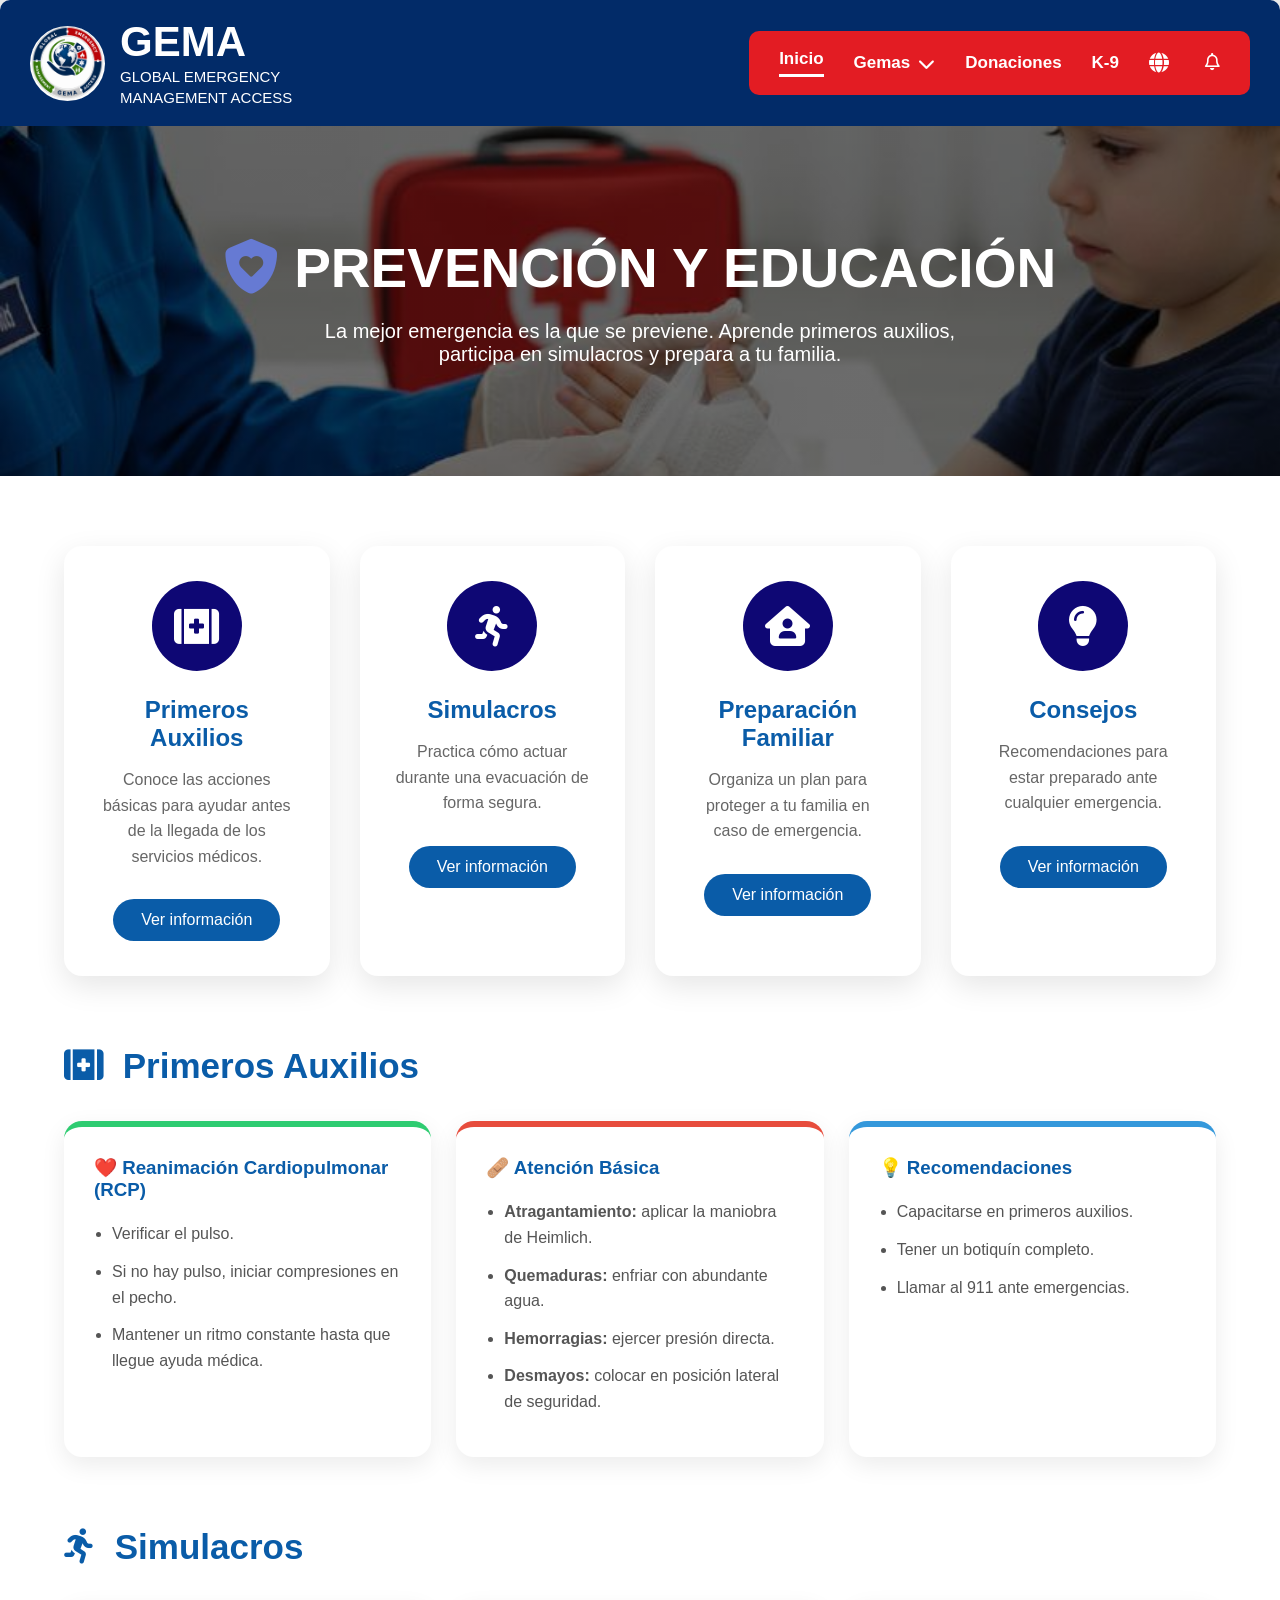
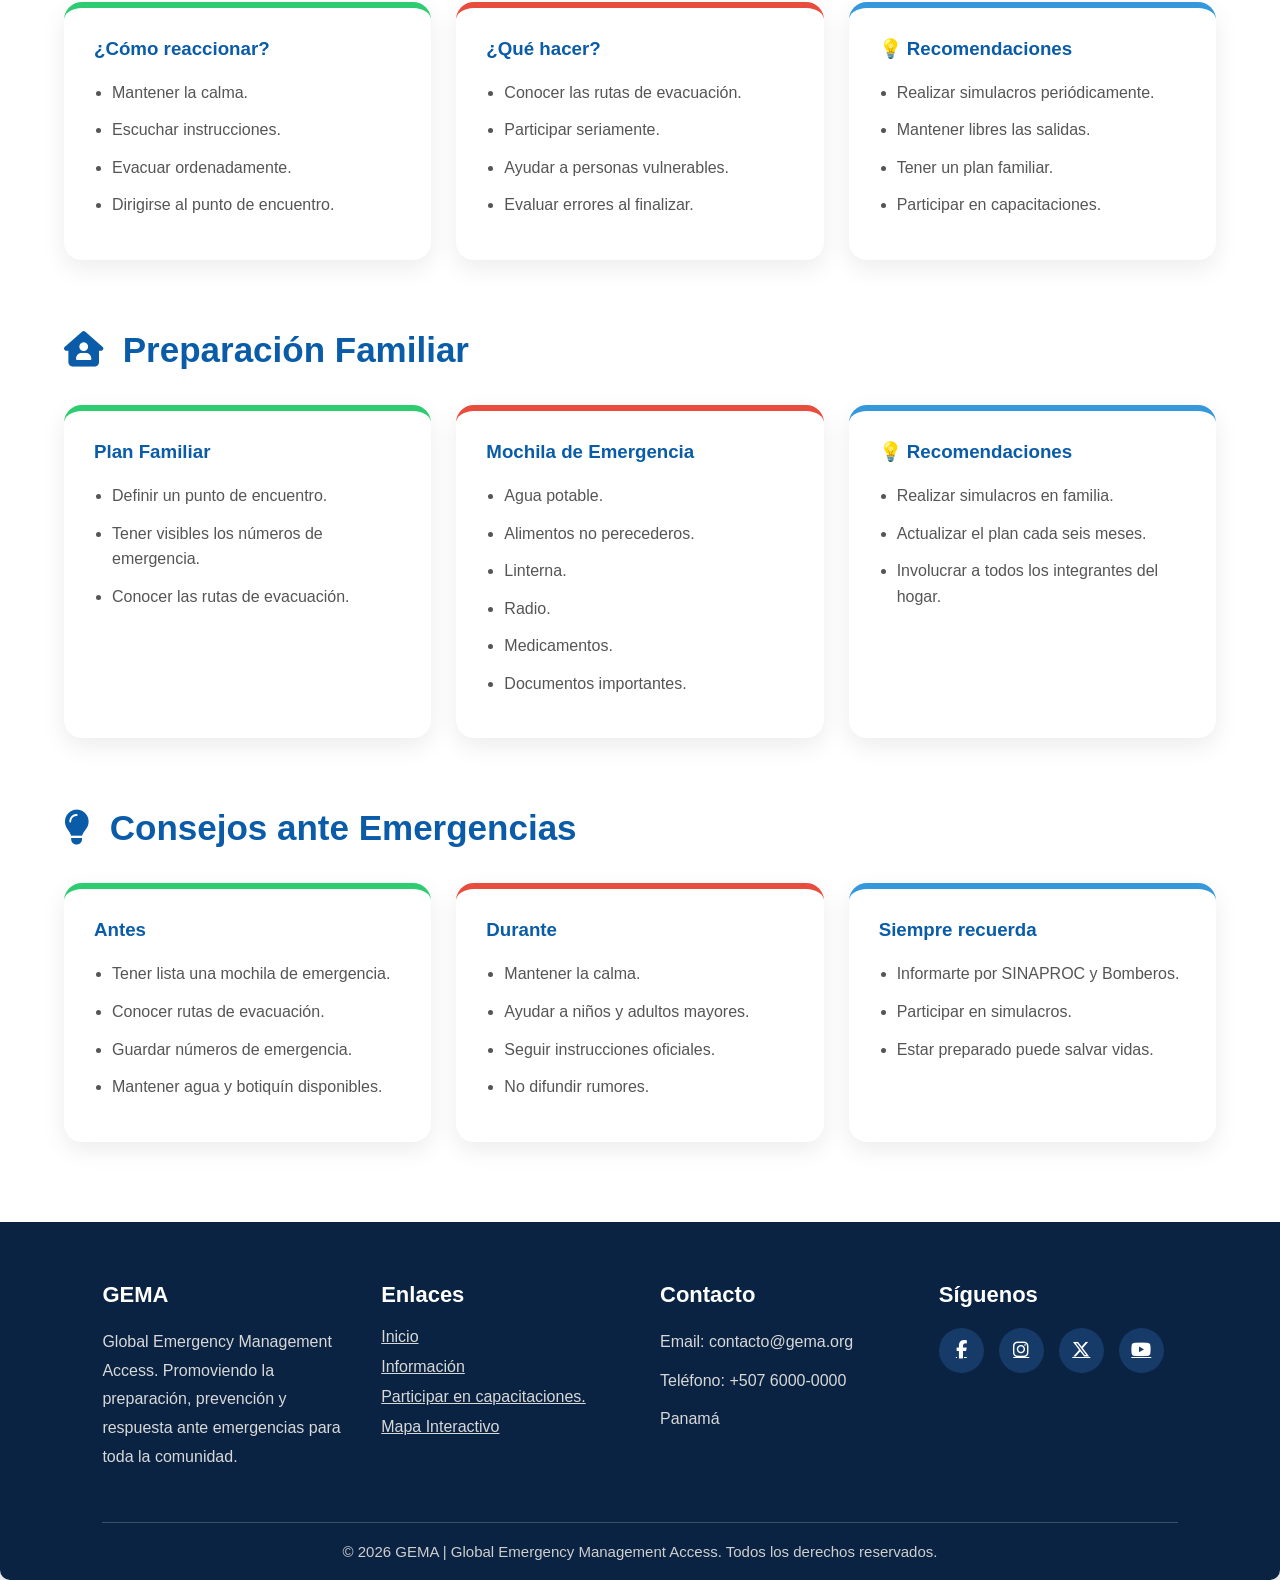
<file: prevencion.html>
<!DOCTYPE html>
<html lang="en">
<head>
    <meta charset="UTF-8">
    <meta name="viewport" content="width=device-width, initial-scale=1.0">
 
  <!-- Configuración básica del documento -->
  <meta charset="UTF-8" />
  <meta name="viewport" content="width=device-width, initial-scale=1.0"/>

  <!-- Título de la pestaña -->
  <title>GEMA - Global Emergency Management Access</title>

  <!-- Enlace al archivo de estilos CSS externo -->
  <link rel="stylesheet" href="prevencion.css">

      <!-- ICONOS -->
    <link rel="stylesheet"
    href="https://cdnjs.cloudflare.com/ajax/libs/font-awesome/6.5.1/css/all.min.css">
</head>

<body>

    <!-- CONTENEDOR -->
    <div class="contenedor">

        <!-- HEADER -->
        <header class="header">

            <!-- LOGO -->
            <div class="logo-box">

                <img src="Imagenes/LOGO.png" alt="logo">

                <div class="logo-texto">
                    <h1>GEMA</h1>
                    <p>GLOBAL EMERGENCY <br> MANAGEMENT ACCESS</p>
                </div>

            </div>

           
        
   <!-- NAVBAR -->
<nav class="navbar">

    <a href="index.html" class="active" id="inicio" data-i18n="inicio">Inicio</a>
    
    <!-- DROPDOWN -->
    <div class="dropdown">

        <button class="dropbtn" id="gemas">
<span data-i18n="gemas">Gemas</span>
<i class="fa-solid fa-chevron-down"></i>
</button>

        <div class="dropdown-content">
            <div class="texto-dropdown"> 
              <a href="informacion.html" id="infoMenu" data-i18n="informacion">Información</a>
              <a href="niños.html" id="ninosMenu" data-i18n="ninos">Niños</a>
              <a href="capacitaciones.html" id="capacitacionesMenu" data-i18n="capacitaciones">Capacitaciones</a>
              <a href="productos.html" id="productosMenu" data-i18n="productos">Productos</a>

            </div>
        </div>

    </div>

<a href="donaciones.html" id="datos-pais" data-i18n="pais">Donaciones</a>

<a href="k9.html" id="K-9" > K-9 </a>


    
<!--FUNCIONES DE ICONOS DEL NAV-->
<div class="icons">

    <!-- Traducción -->
    <div class="dropdown">

        <i class="fa-solid fa-globe"></i>

        <div class="dropdown-menu">
         <a href="#" onclick="cambiarIdioma('es')">
🇵🇦 Español
</a>

            <a href="#" onclick="cambiarIdioma('en')">
🇺🇸 English
</a>
        </div>

    </div>


    <!-- Notificaciones -->
     <div class="icons"></div>

    <a href="monitoreo.html" class="bell-link">
    <i class="fa-regular fa-bell"></i>
</a>
</a>

</div>

        
    </nav>

   
</header>


<!-- =======================================
      HERO
======================================= -->

<section class="hero-natural">

    <div class="hero-natural-texto">

        <h1>
            <i class="fa-solid fa-shield-heart"></i>
            <span data-i18n="heroPrevencion">PREVENCIÓN Y EDUCACIÓN</span>
        </h1>

        <p data-i18n="heroPrevencionTexto">
            La mejor emergencia es la que se previene. Aprende primeros auxilios,
            participa en simulacros y prepara a tu familia.
        </p>

    </div>

</section>

<!-- =======================================
      TARJETAS
======================================= -->

<section class="cards-natural">

    <!-- Primeros Auxilios -->
    <div class="natural-card">

        <div class="icono">
            <i class="fa-solid fa-kit-medical"></i>
        </div>

        <h2 data-i18n="primerosAuxilios">Primeros Auxilios</h2>

<p data-i18n="primerosAuxiliosTexto">
Conoce las acciones básicas para ayudar antes de la llegada de los servicios médicos.
</p>

<a href="#primeros" class="btn-natural" data-i18n="verInformacion">
Ver información
</a>

    </div>

    <!-- Simulacros -->
    <div class="natural-card">

        <div class="icono">
            <i class="fa-solid fa-person-running"></i>
        </div>

       <h2 data-i18n="simulacros">Simulacros</h2>

<p data-i18n="simulacrosTexto">
Practica cómo actuar durante una evacuación de forma segura.
</p>

<a href="#simulacros" class="btn-natural" data-i18n="verInformacion">
Ver información
</a>

    </div>

    <!-- Preparación Familiar -->
    <div class="natural-card">

        <div class="icono">
            <i class="fa-solid fa-house-user"></i>
        </div>

        <h2 data-i18n="preparacionFamiliar">
Preparación Familiar
</h2>

<p data-i18n="preparacionFamiliarTexto">
Organiza un plan para proteger a tu familia en caso de emergencia.
</p>

<a href="#familia" class="btn-natural" data-i18n="verInformacion">
Ver información
</a>

    </div>

    <!-- Consejos -->
    <div class="natural-card">

        <div class="icono">
            <i class="fa-solid fa-lightbulb"></i>
        </div>

        <h2 data-i18n="consejosTitulo">Consejos</h2>

<p data-i18n="consejosTexto">
Recomendaciones para estar preparado ante cualquier emergencia.
</p>

<a href="#consejos" class="btn-natural" data-i18n="verInformacion">
Ver información
</a>

    </div>

</section>

<!-- =======================================
      INFORMACIÓN
======================================= -->

<section class="informacion-natural">

<!-- Primeros Auxilios -->

<div class="info-box" id="primeros">

<h2>
    <i class="fa-solid fa-kit-medical"></i>
     <span data-i18n="primerosAuxilios">Primeros Auxilios</span>
    </h2>

<div class="info-grid">

<div class="info-card">

<h3 data-i18n="rcp"> Reanimación Cardiopulmonar (RCP)</h3>

<ul>
<li data-i18n="pulso">Verificar el pulso.</li>
<li data-i18n="compresiones">Si no hay pulso, iniciar compresiones en el pecho.</li>
<li data-i18n="ritmo">Mantener un ritmo constante hasta que llegue ayuda médica.</li>
</ul>

</div>

<div class="info-card">

<h3 data-i18n="atencionBasica"> Atención Básica</h3>

<ul>
<li><b data-i18n="atragantamiento">Atragantamiento:</b><span data-i18n="atragantamientoTexto"> aplicar la maniobra de Heimlich.</span></li>

<li><b data-i18n="quemaduras">Quemaduras:</b><span data-i18n="quemadurasTexto"> enfriar con abundante agua.</span></li>

<li><b data-i18n="hemorragias">Hemorragias:</b><span data-i18n="hemorragiasTexto"> ejercer presión directa.</span></li>

<li><b data-i18n="desmayos">Desmayos:</b><span data-i18n="desmayosTexto"> colocar en posición lateral de seguridad.</span></li>
</ul>

</div>

<div class="info-card">

<h3 data-i18n="recomendaciones"> Recomendaciones</h3>

<ul>
<li data-i18n="capacitacionPA">Capacitarse en primeros auxilios.</li>
<li data-i18n="botiquin">Tener un botiquín completo.</li>
<li data-i18n="llamar911">Llamar al 911 ante emergencias.</li>
</ul>

</div>

</div>

</div>

<!-- Simulacros -->

<div class="info-box" id="simulacros">

<h2><i class="fa-solid fa-person-running"></i> <span data-i18n="simulacros">Simulacros</span></h2>

<div class="info-grid">

<div class="info-card">

<h3 data-i18n="comoReaccionar">¿Cómo reaccionar?</h3>

<ul>
<li data-i18n="calma">Mantener la calma.</li>
<li data-i18n="escuchar">Escuchar instrucciones.</li>
<li data-i18n="evacuar">Evacuar ordenadamente.</li>
<li data-i18n="encuentro">Dirigirse al punto de encuentro.</li>
</ul>

</div>

<div class="info-card">

<h3 data-i18n="queHacer">¿Qué hacer?</h3>

<ul>
<li data-i18n="rutas">Conocer las rutas de evacuación.</li>
<li data-i18n="participar">Participar seriamente.</li>
<li data-i18n="vulnerables">Ayudar a personas vulnerables.</li>
<li data-i18n="errores">Evaluar errores al finalizar.</li>
</ul>

</div>

<div class="info-card">

<h3 data-i18n="recomendaciones">Recomendaciones</h3>

<ul>
<li data-i18n="simulacrosPeriodicos">Realizar simulacros periódicamente.</li>
<li data-i18n="salidas">Mantener libres las salidas.</li>
<li data-i18n="planFamiliar">Tener un plan familiar.</li>
<li data-i18n="capacitaciones">Participar en capacitaciones.</li>
</ul>

</div>

</div>

</div>

<!-- Preparación Familiar -->

<div class="info-box" id="familia">

<h2><i class="fa-solid fa-house-user"></i>
    <span data-i18n="preparacionFamiliar">Preparación Familiar</span>
    </h2>

<div class="info-grid">

<div class="info-card">

<h3 data-i18n="planTitulo">Plan Familiar</h3>

<ul>
<li data-i18n="puntoEncuentro">Definir un punto de encuentro.</li>
<li data-i18n="numeros">Tener visibles los números de emergencia.</li>
<li data-i18n="rutas2">Conocer las rutas de evacuación.</li>
</ul>

</div>

<div class="info-card">

<h3 data-i18n="mochilaTitulo">Mochila de Emergencia</h3>

<ul>
<li data-i18n="agua">Agua potable.</li>
<li data-i18n="alimentos">Alimentos no perecederos.</li>
<li data-i18n="linterna">Linterna.</li>
<li data-i18n="radio">Radio.</li>
<li data-i18n="medicamentos">Medicamentos.</li>
<li data-i18n="documentos">Documentos importantes.</li>
</ul>

</div>

<div class="info-card">

<h3 data-i18n="recomendaciones">Recomendaciones</h3>

<ul>
<li data-i18n="simulacrosFamilia">Realizar simulacros en familia.</li>
<li data-i18n="actualizarPlan">Actualizar el plan cada seis meses.</li>
<li data-i18n="integrantes">Involucrar a todos los integrantes del hogar.</li>
</ul>

</div>

</div>

</div>

<!-- Consejos -->

<div class="info-box" id="consejos">

<h2><i class="fa-solid fa-lightbulb"></i>
    <span data-i18n="consejosEmergencia">Consejos ante Emergencias</span>
    </h2>

<div class="info-grid">

<div class="info-card">

<h3 data-i18n="antes">Antes</h3>

<ul>
<li data-i18n="mochilaLista">Tener lista una mochila de emergencia.</li>
<li data-i18n="rutasEvacuacion">Conocer rutas de evacuación.</li>
<li data-i18n="guardarNumeros">Guardar números de emergencia.</li>
<li data-i18n="aguaBotiquin">Mantener agua y botiquín disponibles.</li>
</ul>

</div>

<div class="info-card">

<h3 data-i18n="durante">Durante</h3>

<ul>
<li data-i18n="calma2">Mantener la calma.</li>
<li data-i18n="ayudar">Ayudar a niños y adultos mayores.</li>
<li data-i18n="oficiales">Seguir instrucciones oficiales.</li>
<li data-i18n="rumores">No difundir rumores.</li>
</ul>

</div>

<div class="info-card">

<h3 data-i18n="siempre">Siempre recuerda</h3>

<ul>
<li data-i18n="sinaproc">Informarte por SINAPROC y Bomberos.</li>
<li data-i18n="participarSimulacros">Participar en simulacros.</li>
<li data-i18n="salvarVidas">Estar preparado puede salvar vidas.</li>
</ul>

</div>

</div>

</div>

</section>




<!-- ================= FOOTER ================= -->

<footer class="footer">

    <div class="footer-grid">

        <!-- GEMA -->
        <div class="footer-box">

            <h3 data-i18n="gemaTitulo">GEMA</h3>

            <p data-i18n="gemaDescripcion">
                Global Emergency Management Access.
                Promoviendo la preparación, prevención y respuesta
                ante emergencias para toda la comunidad.
            </p>

        </div>

        <!-- Enlaces -->

        <div class="footer-box">

            <h3 data-i18n="footerEnlaces">Enlaces</h3>

            <a href="Index.html" data-i18n="inicio">Inicio</a>
            <a href="informacion.html" data-i18n="informacion">Información</a>
            <a href="capacitaciones.html" data-i18n="capacitaciones">Capacitaciones</a>
            <a href="mapa.html" data-i18n="mapaInteractivo">Mapa Interactivo</a>

        </div>

        <!-- Contacto -->

        <div class="footer-box">

            <h3 data-i18n="footerContacto">Contacto</h3>

            <p>Email: contacto@gema.org</p>
            <p data-i18n="telefono">Teléfono: +507 6000-0000</p>
            <p data-i18n="panama">Panamá</p>

        </div>

        <!-- Redes -->

        <div class="footer-box">

            <h3 data-i18n="footerSiguenos">Síguenos</h3>

            <div class="footer-redes">

                <a href="#">
                    <i class="fa-brands fa-facebook-f"></i>
                </a>

                <a href="#">
                    <i class="fa-brands fa-instagram"></i>
                </a>

                <a href="#">
                    <i class="fa-brands fa-x-twitter"></i>
                </a>

                <a href="#">
                    <i class="fa-brands fa-youtube"></i>
                </a>

            </div>

        </div>

    </div>

    <div class="footer-bottom">

        <p data-i18n="footerDerechos">
            © 2026 GEMA | Global Emergency Management Access.
            Todos los derechos reservados.
        </p>

    </div>

</footer>

<script src="prevencion.js"></script>

</body>
</html>
</file>
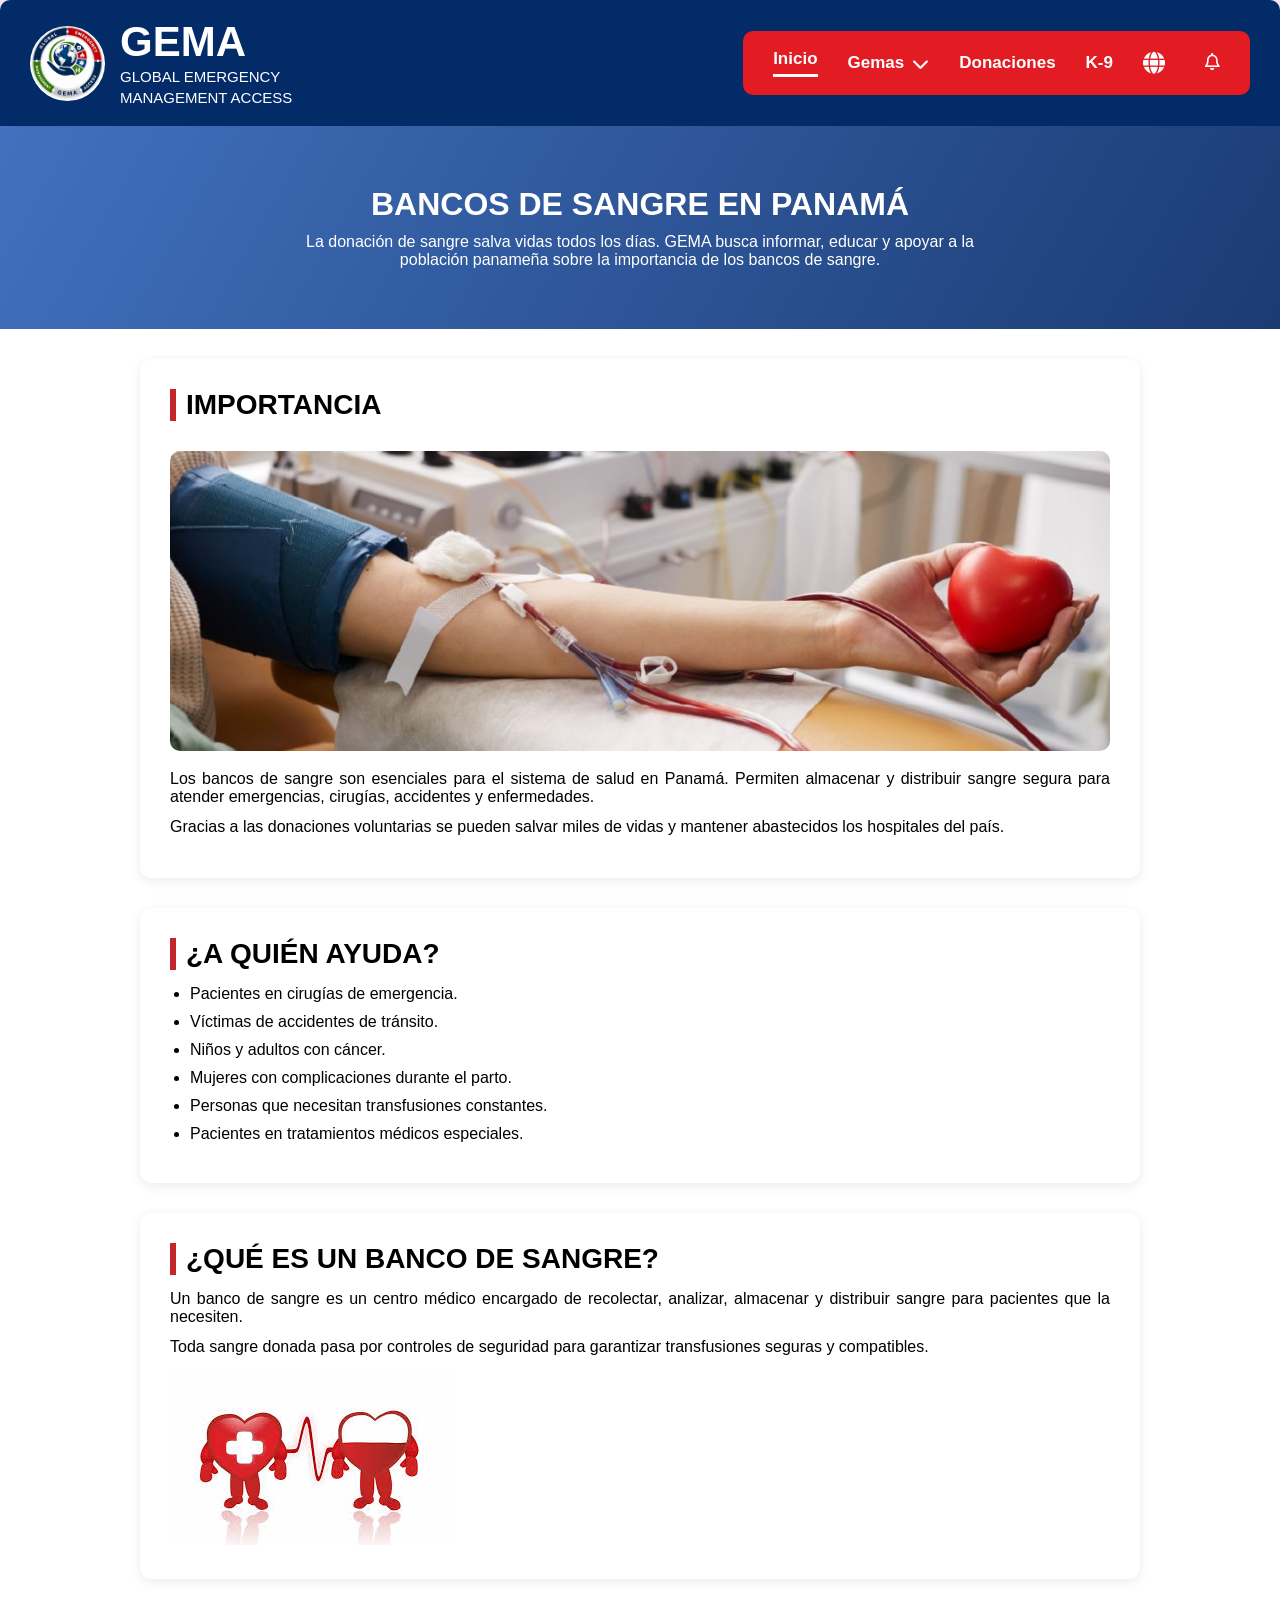
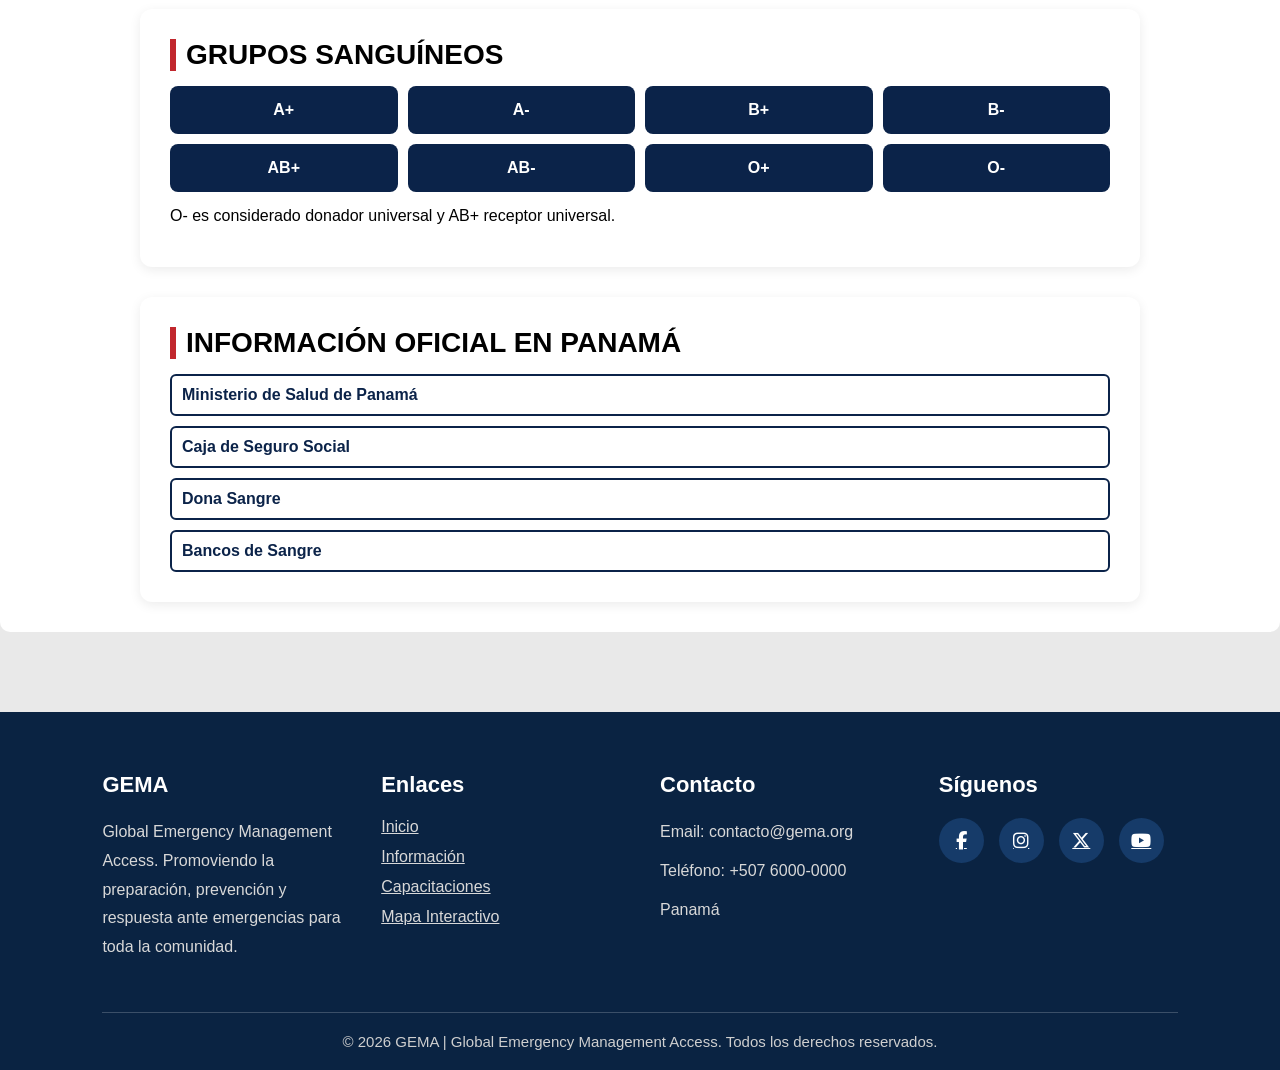
<file: sangre.html>
<!DOCTYPE html>
<html lang="es">
<head>
    <meta charset="UTF-8">
    <meta name="viewport" content="width=device-width, initial-scale=1.0">
    <title>DONAR SANGRE</title>

    <!-- CONEXIÓN CSS -->
    <link rel="stylesheet" href="sangre.css">   <!-- Unir con el css -->

    <!-- ICONOS -->
    <link rel="stylesheet"
    href="https://cdnjs.cloudflare.com/ajax/libs/font-awesome/6.5.1/css/all.min.css">
</head>
<body>

    <!-- CONTENEDOR -->
    <div class="contenedor">

        <!-- HEADER -->
        <header class="header">

            <!-- LOGO -->
            <div class="logo-box">

                <img src="Imagenes/LOGO.png" alt="logo">

                <div class="logo-texto">
                    <h1>GEMA</h1>
                    <p>GLOBAL EMERGENCY <br> MANAGEMENT ACCESS</p>
                </div>

            </div>

           
        <!-- NAVBAR -->
<nav class="navbar">

    <a href="index.html" class="active" id="inicio" data-i18n="inicio">Inicio</a>
    
    <!-- DROPDOWN -->
    <div class="dropdown">

        <button class="dropbtn" id="gemas">
<span data-i18n="gemas">Gemas</span>
<i class="fa-solid fa-chevron-down"></i>
</button>

        <div class="dropdown-content">
            <div class="texto-dropdown"> 
              <a href="informacion.html" id="infoMenu" data-i18n="informacion">Información</a>
              <a href="niños.html" id="ninosMenu" data-i18n="ninos">Niños</a>
              <a href="capacitaciones.html" id="capacitacionesMenu" data-i18n="capacitaciones">Capacitaciones</a>
              <a href="productos.html" id="productosMenu" data-i18n="productos">Productos</a>

            </div>
        </div>

    </div>

<a href="donaciones.html" id="datos-pais" data-i18n="pais">Donaciones</a>

<a href="k9.html" id="K-9" > K-9 </a>


    
<!--FUNCIONES DE ICONOS DEL NAV-->
<div class="icons">

    <!-- Traducción -->
    <div class="dropdown">

        <i class="fa-solid fa-globe"></i>

        <div class="dropdown-menu">
         <a href="#" onclick="cambiarIdioma('es')">
🇵🇦 Español
</a>

            <a href="#" onclick="cambiarIdioma('en')">
🇺🇸 English
</a>
        </div>

    </div>


    <!-- Notificaciones -->
     <div class="icons"></div>

    <a href="monitoreo.html" class="bell-link">
    <i class="fa-regular fa-bell"></i>
</a>
</a>

</div>

        
    </nav>

   
</header>
 

        <!-- ================= HERO ================= -->
        <section class="hero">

         <div class="hero-texto">
            <h2 data-i18n="heroTitulo">
                BANCOS DE SANGRE EN PANAMÁ
            </h2>
         <p data-i18n="heroTexto">
        La donación de sangre salva vidas todos los días.
           GEMA busca informar, educar y apoyar a la población
        panameña sobre la importancia de los bancos de sangre.
         </p>

         </div>

        </section>

        <!-- ================= IMPORTANCIA ================= -->
        <section class="card">

           <h2 data-i18n="importancia">
            IMPORTANCIA
        </h2>
            <img src="Imagenes/sangre.jpg" alt="Donación de sangre" class="img-card">

            <p data-i18n="importanciaTexto1">
                Los bancos de sangre son esenciales para el sistema de salud
                en Panamá. Permiten almacenar y distribuir sangre segura
                para atender emergencias, cirugías, accidentes y enfermedades.
            </p>

            <p data-i18n="importanciaTexto2">
                Gracias a las donaciones voluntarias se pueden salvar miles
                de vidas y mantener abastecidos los hospitales del país.
            </p>

        </section>

        <!-- ================= A QUIÉN AYUDA ================= -->
        <section class="card">

            <h2 data-i18n="aQuienAyuda">
                ¿A QUIÉN AYUDA?
            </h2>

            <ul>

 <li data-i18n="ayuda1">Pacientes en cirugías de emergencia.</li>

<li data-i18n="ayuda2">Víctimas de accidentes de tránsito.</li>

<li data-i18n="ayuda3">Niños y adultos con cáncer.</li>

<li data-i18n="ayuda4">Mujeres con complicaciones durante el parto.</li>

<li data-i18n="ayuda5">Personas que necesitan transfusiones constantes.</li>

<li data-i18n="ayuda6">Pacientes en tratamientos médicos especiales.</li>

            </ul>

        </section>

        <!-- ================= QUÉ ES ================= -->
        <section class="card">

            <h2 data-i18n="queEsBanco">
                ¿QUÉ ES UN BANCO DE SANGRE?
            </h2>
 
            <p data-i18n="queEsTexto1">
                Un banco de sangre es un centro médico encargado de recolectar,
                analizar, almacenar y distribuir sangre para pacientes que
                la necesiten.
            </p>

            <p data-i18n="queEsTexto2">
                Toda sangre donada pasa por controles de seguridad para
                garantizar transfusiones seguras y compatibles.
            </p>
            <img src="Imagenes/corazon.jfif" alt="Donación de sangre" class="img-c">

        </section>

        <!-- ================= GRUPOS SANGUÍNEOS ================= -->
        <section class="card">

            <h2  data-i18n="grupos">GRUPOS SANGUÍNEOS</h2>

            <div class="grupos">

                <div class="grupo">A+</div>
                <div class="grupo">A-</div>

                <div class="grupo">B+</div>
                <div class="grupo">B-</div>

                <div class="grupo">AB+</div>
                <div class="grupo">AB-</div>

                <div class="grupo">O+</div>
                <div class="grupo">O-</div>

            </div>

            <p data-i18n="grupoTexto">
                O- es considerado donador universal y AB+ receptor universal.
            </p>

        </section>

        <!-- ================= URLS ================= -->
        <section class="card">

         <h2 data-i18n="informacionOficial">
INFORMACIÓN OFICIAL EN PANAMÁ
</h2>

            <div class="links">

                <a href="https://www.minsa.gob.pa" target="_blank" data-i18n="minsa">
                    Ministerio de Salud de Panamá
                </a>

                <a href="https://w3.css.gob.pa" target="_blank" data-i18n="css">
                    Caja de Seguro Social
                </a>
<a href="https://www.donasangre.org/bancos-de-sangre.html" target="_blank" data-i18n="donaSangre">
                    Dona Sangre
                </a>

                <a href="https://www.donasangre.org/bancos-de-sangre.html" target="_blank"  data-i18n="bancosSangre">
                    Bancos de Sangre
                </a>
            </div>

        </section>

    </div>



   <!-- ================= FOOTER ================= -->

<footer class="footer">

    <div class="footer-grid">

        <!-- GEMA -->
        <div class="footer-box">

            <h3 data-i18n="gemaTitulo">GEMA</h3>

            <p data-i18n="gemaDescripcion">
                Global Emergency Management Access.
                Promoviendo la preparación, prevención y respuesta
                ante emergencias para toda la comunidad.
            </p>

        </div>

        <!-- Enlaces -->

        <div class="footer-box">

            <h3 data-i18n="footerEnlaces">Enlaces</h3>

            <a href="Index.html" data-i18n="inicio">Inicio</a>
            <a href="informacion.html" data-i18n="informacion">Información</a>
            <a href="capacitaciones.html" data-i18n="capacitaciones">Capacitaciones</a>
            <a href="mapa.html" data-i18n="mapaInteractivo">Mapa Interactivo</a>

        </div>

        <!-- Contacto -->

        <div class="footer-box">

            <h3 data-i18n="footerContacto">Contacto</h3>

            <p>Email: contacto@gema.org</p>
            <p data-i18n="telefono">Teléfono: +507 6000-0000</p>
            <p data-i18n="panama">Panamá</p>

        </div>

        <!-- Redes -->

        <div class="footer-box">

            <h3 data-i18n="footerSiguenos">Síguenos</h3>

            <div class="footer-redes">

                <a href="#">
                    <i class="fa-brands fa-facebook-f"></i>
                </a>

                <a href="#">
                    <i class="fa-brands fa-instagram"></i>
                </a>

                <a href="#">
                    <i class="fa-brands fa-x-twitter"></i>
                </a>

                <a href="#">
                    <i class="fa-brands fa-youtube"></i>
                </a>

            </div>

        </div>

    </div>

    <div class="footer-bottom">

        <p data-i18n="footerDerechos">
            © 2026 GEMA | Global Emergency Management Access.
            Todos los derechos reservados.
        </p>

    </div>

</footer>


<script src="sangre.js"></script>

</body>
</html>
</file>
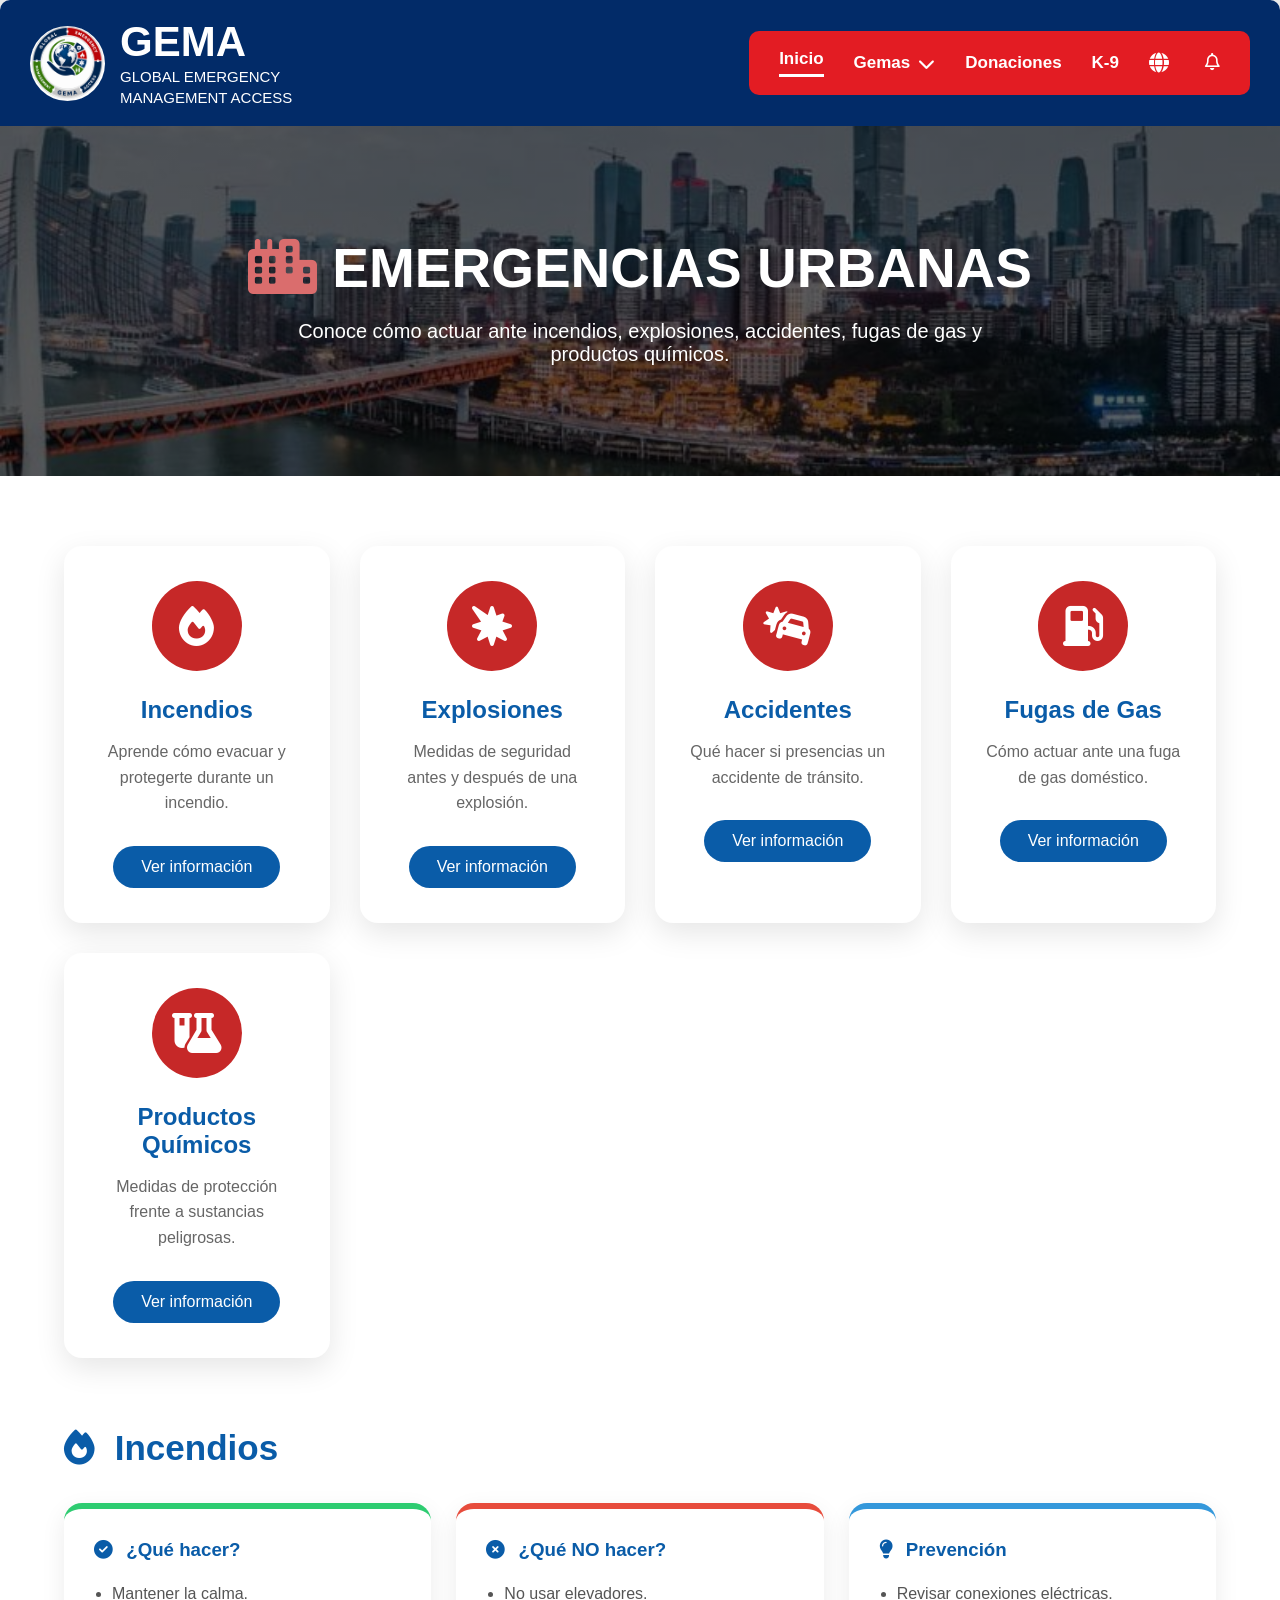
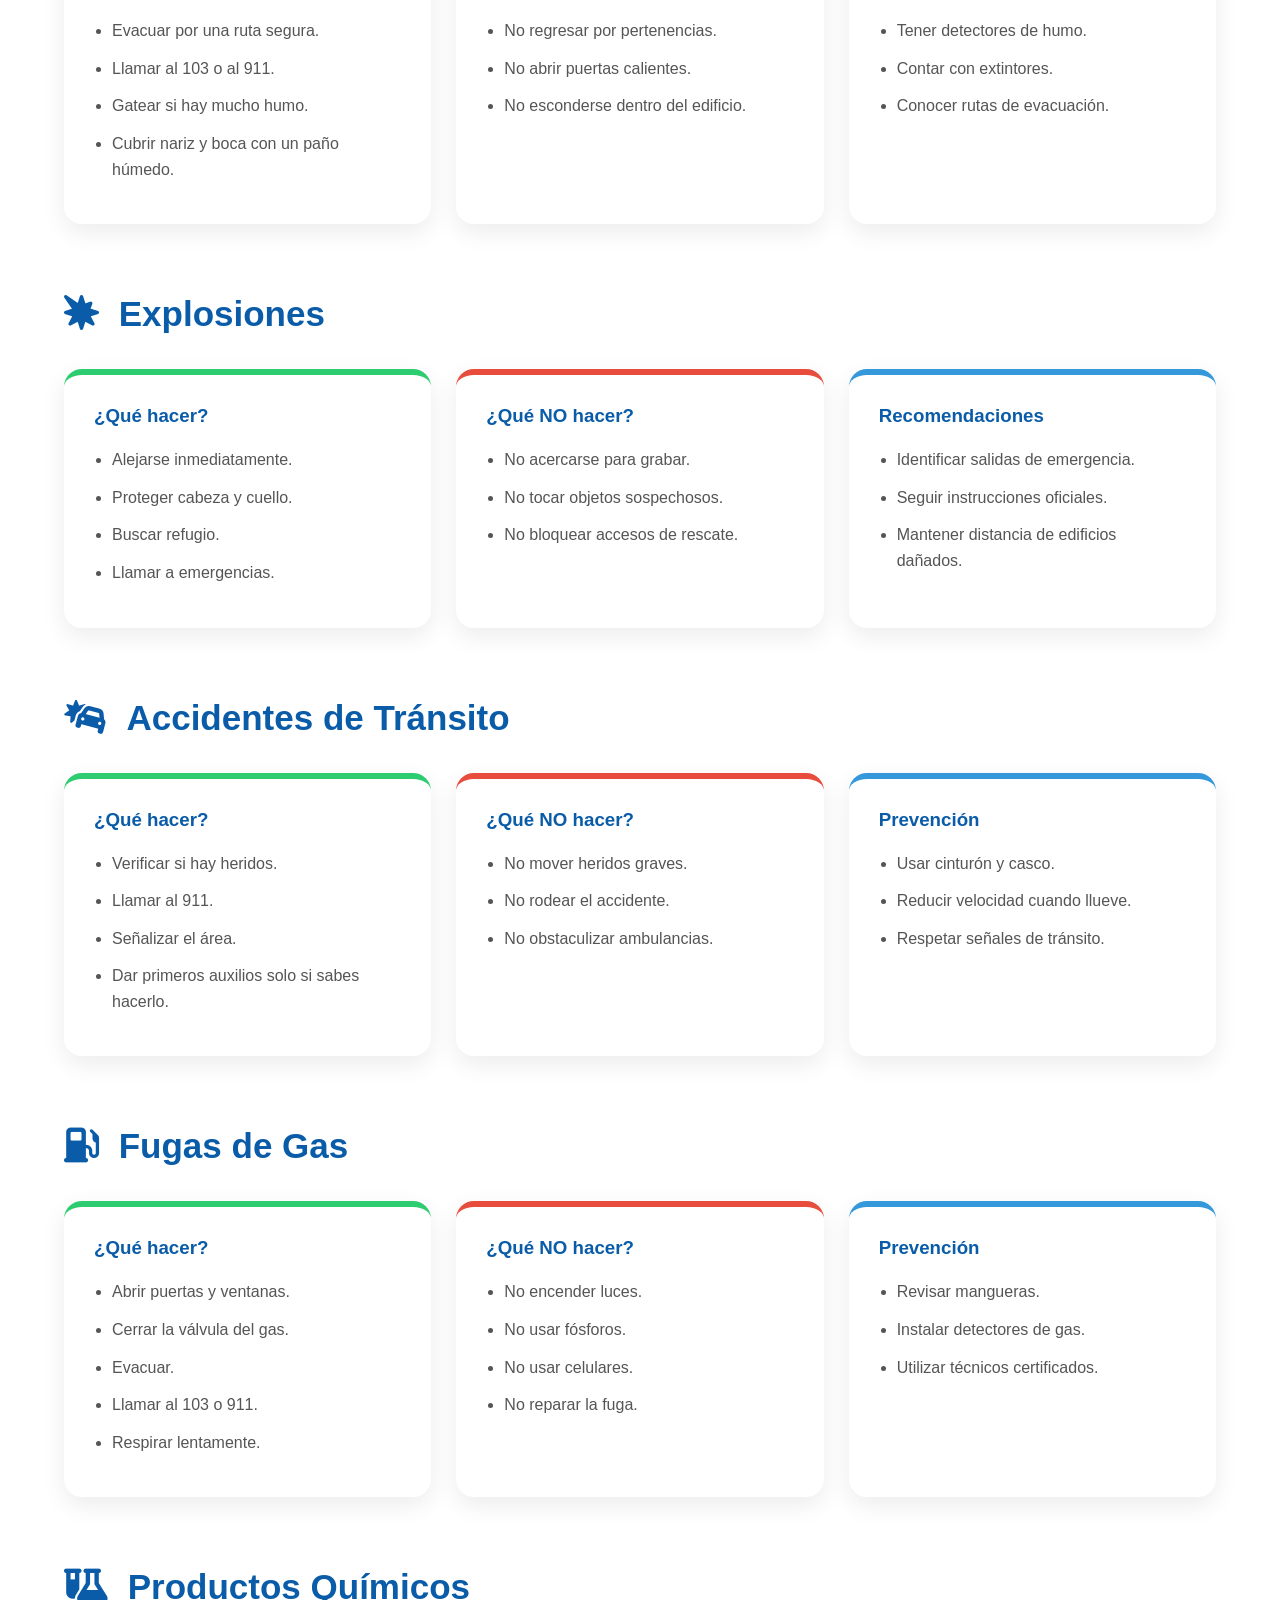
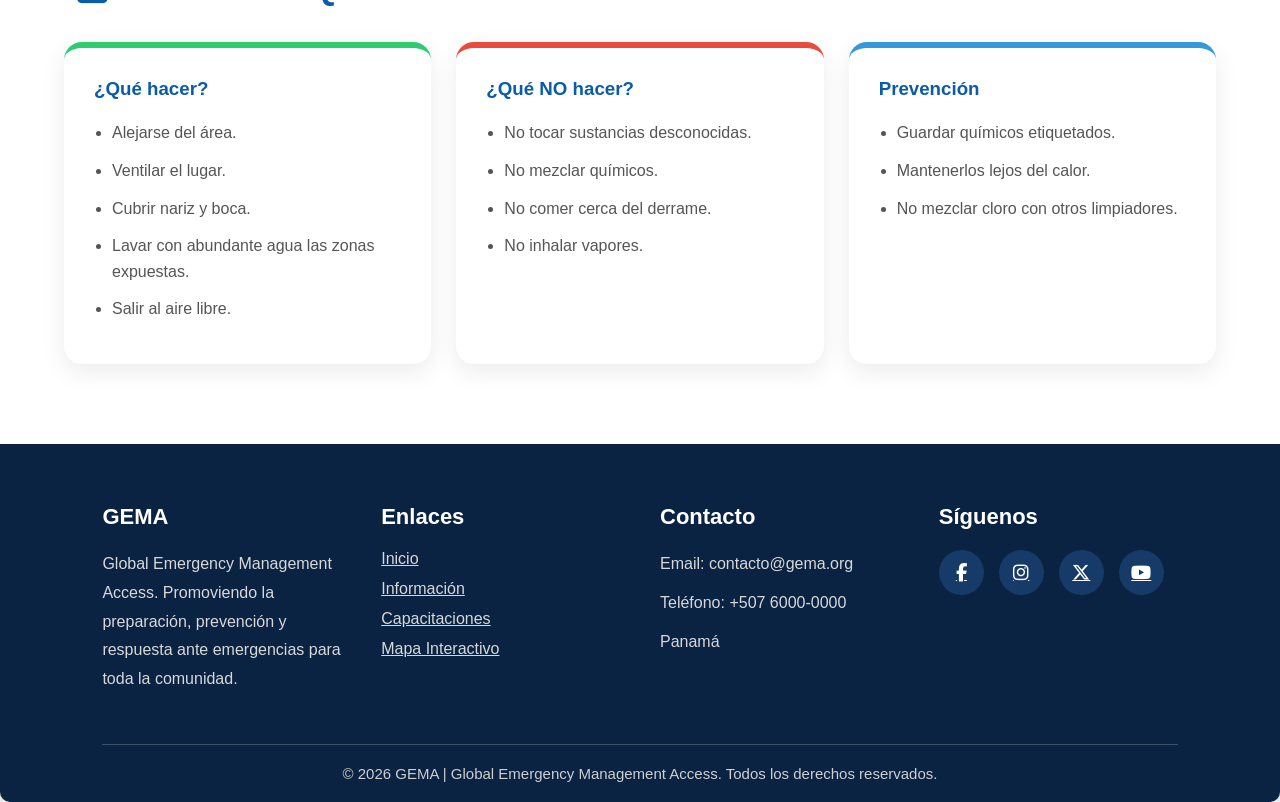
<file: urbanas.html>
<!DOCTYPE html>
<html lang="en">
<head>
    <meta charset="UTF-8">
    <meta name="viewport" content="width=device-width, initial-scale=1.0">
 
  <!-- Configuración básica del documento -->
  <meta charset="UTF-8" />
  <meta name="viewport" content="width=device-width, initial-scale=1.0"/>

  <!-- Título de la pestaña -->
  <title>GEMA - Global Emergency Management Access</title>

  <!-- Enlace al archivo de estilos CSS externo -->
  <link rel="stylesheet" href="urbanas.css">

      <!-- ICONOS -->
    <link rel="stylesheet"
    href="https://cdnjs.cloudflare.com/ajax/libs/font-awesome/6.5.1/css/all.min.css">
</head>

<body>

    <!-- CONTENEDOR -->
    <div class="contenedor">

        <!-- HEADER -->
        <header class="header">

            <!-- LOGO -->
            <div class="logo-box">

                <img src="Imagenes/LOGO.png" alt="logo">

                <div class="logo-texto">
                    <h1>GEMA</h1>
                    <p>GLOBAL EMERGENCY <br> MANAGEMENT ACCESS</p>
                </div>

            </div>

           
        
   <!-- NAVBAR -->
<nav class="navbar">

    <a href="index.html" class="active" id="inicio" data-i18n="inicio">Inicio</a>
    
    <!-- DROPDOWN -->
    <div class="dropdown">

        <button class="dropbtn" id="gemas">
<span data-i18n="gemas">Gemas</span>
<i class="fa-solid fa-chevron-down"></i>
</button>

        <div class="dropdown-content">
            <div class="texto-dropdown"> 
              <a href="informacion.html" id="infoMenu" data-i18n="informacion">Información</a>
              <a href="niños.html" id="ninosMenu" data-i18n="ninos">Niños</a>
              <a href="capacitaciones.html" id="capacitacionesMenu" data-i18n="capacitaciones">Capacitaciones</a>
              <a href="productos.html" id="productosMenu" data-i18n="productos">Productos</a>

            </div>
        </div>

    </div>

<a href="donaciones.html" id="datos-pais" data-i18n="pais">Donaciones</a>

<a href="k9.html" id="K-9" > K-9 </a>


    
<!--FUNCIONES DE ICONOS DEL NAV-->
<div class="icons">

    <!-- Traducción -->
    <div class="dropdown">

        <i class="fa-solid fa-globe"></i>

        <div class="dropdown-menu">
         <a href="#" onclick="cambiarIdioma('es')">
🇵🇦 Español
</a>

            <a href="#" onclick="cambiarIdioma('en')">
🇺🇸 English
</a>
        </div>

    </div>


    <!-- Notificaciones -->
     <div class="icons"></div>

    <a href="monitoreo.html" class="bell-link">
    <i class="fa-regular fa-bell"></i>
</a>
</a>

</div>

        
    </nav>

   
</header>






<!-- =======================================
      HERO
======================================= -->

<section class="hero-natural">

    <div class="hero-natural-texto">

        <h1>
            <i class="fa-solid fa-city"></i>
            <span data-i18n="heroUrbanas">EMERGENCIAS URBANAS</span>
        </h1>

        <p data-i18n="heroUrbanasTexto">
            Conoce cómo actuar ante incendios, explosiones, accidentes,
            fugas de gas y productos químicos.
        </p>

    </div>

</section>


<!-- =======================================
      TARJETAS
======================================= -->

<section class="cards-natural">

    <!-- Incendios -->

    <div class="natural-card">

        <div class="icono">
            <i class="fa-solid fa-fire"></i>
        </div>

       <h2 data-i18n="incendios">Incendios</h2>

<p data-i18n="incendiosTexto">
Aprende cómo evacuar y protegerte durante un incendio.
</p>

<a href="#incendios" class="btn-natural" data-i18n="verInformacion">
Ver información
</a>

    </div>


    <!-- Explosiones -->

    <div class="natural-card">

        <div class="icono">
            <i class="fa-solid fa-burst"></i>
        </div>

        <h2 data-i18n="explosiones">Explosiones</h2>

<p data-i18n="explosionesTexto">
Medidas de seguridad antes y después de una explosión.
</p>

<a href="#explosiones" class="btn-natural" data-i18n="verInformacion">
Ver información
</a>
    </div>


    <!-- Accidentes -->

    <div class="natural-card">

        <div class="icono">
            <i class="fa-solid fa-car-burst"></i>
        </div>

        <h2 data-i18n="accidentes">Accidentes</h2>

<p data-i18n="accidentesTexto">
Qué hacer si presencias un accidente de tránsito.
</p>

<a href="#accidentes" class="btn-natural" data-i18n="verInformacion">
Ver información
</a>
    </div>


    <!-- Fuga de Gas -->

    <div class="natural-card">

        <div class="icono">
            <i class="fa-solid fa-gas-pump"></i>
        </div>

        <h2 data-i18n="gas">Fugas de Gas</h2>

<p data-i18n="gasTexto">
Cómo actuar ante una fuga de gas doméstico.
</p>

<a href="#gas" class="btn-natural" data-i18n="verInformacion">
Ver información
</a>
    </div>


    <!-- Productos Químicos -->

    <div class="natural-card">

        <div class="icono">
            <i class="fa-solid fa-flask-vial"></i>
        </div>

        <h2 data-i18n="quimicos">Productos Químicos</h2>

<p data-i18n="quimicosTexto">
Medidas de protección frente a sustancias peligrosas.
</p>

<a href="#quimicos" class="btn-natural" data-i18n="verInformacion">
Ver información
</a>

    </div>

</section>


<!-- =======================================
      INFORMACIÓN
======================================= -->

<section class="informacion-natural">

<!-- ================================= -->
<!-- INCENDIOS -->
<!-- ================================= -->

<div class="info-box" id="incendios">

<h2><i class="fa-solid fa-fire"></i> 
   <span data-i18n="incendios">Incendios</span>
</h2>

<div class="info-grid">

<div class="info-card">

<h3><i class="fa-solid fa-circle-check"></i>
    <span data-i18n="queHacer">¿Qué hacer?</span>
    </h3>

<ul>
<li data-i18n="inc1">Mantener la calma.</li>
<li data-i18n="inc2">Evacuar por una ruta segura.</li>
<li data-i18n="inc3">Llamar al 103 o al 911.</li>
<li data-i18n="inc4">Gatear si hay mucho humo.</li>
<li data-i18n="inc5">Cubrir nariz y boca con un paño húmedo.</li>
</ul>

</div>

<div class="info-card">

<h3><i class="fa-solid fa-circle-xmark"></i>
    <span data-i18n="queNoHacer">¿Qué NO hacer?</span>
    </h3>

<ul>

<li data-i18n="inc6">No usar elevadores.</li>
<li data-i18n="inc7">No regresar por pertenencias.</li>
<li data-i18n="inc8">No abrir puertas calientes.</li>
<li data-i18n="inc9">No esconderse dentro del edificio.</li>
</ul>

</div>

<div class="info-card">

<h3><i class="fa-solid fa-lightbulb"></i>
    <span data-i18n="prevencion">Prevención</span>
</h3>

<ul>

<li data-i18n="inc10">Revisar conexiones eléctricas.</li>
<li data-i18n="inc11">Tener detectores de humo.</li>
<li data-i18n="inc12">Contar con extintores.</li>
<li data-i18n="inc13">Conocer rutas de evacuación.</li>
</ul>

</div>

</div>

</div>


<!-- ================================= -->
<!-- EXPLOSIONES -->
<!-- ================================= -->

<div class="info-box" id="explosiones">

<h2><i class="fa-solid fa-burst"></i> 
  <span data-i18n="explosiones">Explosiones</span>

</h2>

<div class="info-grid">

<div class="info-card">

<h3 data-i18n="queHacer">¿Qué hacer?</h3>

<ul>
<li data-i18n="exp1">Alejarse inmediatamente.</li>
<li data-i18n="exp2">Proteger cabeza y cuello.</li>
<li data-i18n="exp3">Buscar refugio.</li>
<li data-i18n="exp4">Llamar a emergencias.</li>

</ul>

</div>

<div class="info-card">

<h3 data-i18n="queNoHacer">¿Qué NO hacer?</h3>

<ul>

<li data-i18n="exp5">No acercarse para grabar.</li>
<li data-i18n="exp6">No tocar objetos sospechosos.</li>
<li data-i18n="exp7">No bloquear accesos de rescate.</li>

</ul>

</div>

<div class="info-card">
<h3 data-i18n="recomendaciones">Recomendaciones</h3>

<ul>

<li data-i18n="exp8">Identificar salidas de emergencia.</li>
<li data-i18n="exp9">Seguir instrucciones oficiales.</li>
<li data-i18n="exp10">Mantener distancia de edificios dañados.</li>

</ul>

</div>

</div>

</div>


<!-- ================================= -->
<!-- ACCIDENTES -->
<!-- ================================= -->

<div class="info-box" id="accidentes">

<h2><i class="fa-solid fa-car-burst"></i>
    <span data-i18n="accTitulo">Accidentes de Tránsito</span>
    </h2>

<div class="info-grid">

<div class="info-card">

<h3 data-i18n="queHacer">¿Qué hacer?</h3>

<ul>

<li data-i18n="acc1">Verificar si hay heridos.</li>

<li data-i18n="acc2">Llamar al 911.</li>

<li data-i18n="acc3">Señalizar el área.</li>

<li data-i18n="acc4">Dar primeros auxilios solo si sabes hacerlo.</li>

</ul>

</div>

<div class="info-card">

<h3 data-i18n="queNoHacer">¿Qué NO hacer?</h3>

<ul>

<li data-i18n="acc5">No mover heridos graves.</li>

<li  data-i18n="acc6">No rodear el accidente.</li>

<li  data-i18n="acc67">No obstaculizar ambulancias.</li>

</ul>

</div>

<div class="info-card">

<h3 data-i18n="prevencion">Prevención</h3>

<ul>

<li data-i18n="acc8">Usar cinturón y casco.</li>

<li  data-i18n="acc9">Reducir velocidad cuando llueve.</li>

<li data-i18n="acc10">Respetar señales de tránsito.</li>

</ul>

</div>

</div>

</div>


<!-- ================================= -->
<!-- FUGAS DE GAS -->
<!-- ================================= -->

<div class="info-box" id="gas">

<h2><i class="fa-solid fa-gas-pump"></i>
    <span data-i18n="gas">Fugas de Gas</span>
    </h2>

<div class="info-grid">

<div class="info-card">

<h3 data-i18n="queHacer">¿Qué hacer?</h3>

<ul>

<li data-i18n="gas1">Abrir puertas y ventanas.</li>

<li data-i18n="gas2">Cerrar la válvula del gas.</li>

<li data-i18n="gas3">Evacuar.</li>

<li data-i18n="gas4">Llamar al 103 o 911.</li>

<li data-i18n="gas5">Respirar lentamente.</li>

</ul>

</div>

<div class="info-card">

<h3 data-i18n="queNoHacer">¿Qué NO hacer?</h3>

<ul>

<li  data-i18n="gas6" >No encender luces.</li>

<li  data-i18n="gas7">No usar fósforos.</li>

<li data-i18n="gas8">No usar celulares.</li>

<li  data-i18n="gas9">No reparar la fuga.</li>

</ul>

</div>

<div class="info-card">

<h3 data-i18n="prevencion"></h3>

<ul>

<li data-i18n="gas10">Revisar mangueras.</li>

<li data-i18n="gas11">Instalar detectores de gas.</li>

<li data-i18n="gas12">Utilizar técnicos certificados.</li>

</ul>

</div>

</div>

</div>


<!-- ================================= -->
<!-- PRODUCTOS QUÍMICOS -->
<!-- ================================= -->

<div class="info-box" id="quimicos">

<h2><i class="fa-solid fa-flask-vial"></i>
    <span data-i18n="quimicos">Productos Químicos</span></h2>

<div class="info-grid">

<div class="info-card">

<h3 data-i18n="queHacer">¿Qué hacer?</h3>

<ul>

<li data-i18n="qui1">Alejarse del área.</li>

<li data-i18n="qui2">Ventilar el lugar.</li>

<li data-i18n="qui3">Cubrir nariz y boca.</li>

<li data-i18n="qui4">Lavar con abundante agua las zonas expuestas.</li>

<li data-i18n="qui5">Salir al aire libre.</li>

</ul>

</div>

<div class="info-card">

<h3 data-i18n="queNoHacer">¿Qué NO hacer?</h3>

<ul>

<li data-i18n="qui6" >No tocar sustancias desconocidas.</li>

<li data-i18n="qui7">No mezclar químicos.</li>

<li data-i18n="qui8">No comer cerca del derrame.</li>

<li data-i18n="qui9">No inhalar vapores.</li>

</ul>

</div>

<div class="info-card">

<h3 data-i18n="prevencion"></h3>

<ul>

<li  data-i18n="qui10">Guardar químicos etiquetados.</li>

<li  data-i18n="qui11">Mantenerlos lejos del calor.</li>

<li  data-i18n="qui12">No mezclar cloro con otros limpiadores.</li>

</ul>

</div>

</div>

</div>

</section>




<!-- ================= FOOTER ================= -->

<footer class="footer">

    <div class="footer-grid">

        <!-- GEMA -->
        <div class="footer-box">

            <h3 data-i18n="gemaTitulo">GEMA</h3>

            <p data-i18n="gemaDescripcion">
                Global Emergency Management Access.
                Promoviendo la preparación, prevención y respuesta
                ante emergencias para toda la comunidad.
            </p>

        </div>

        <!-- Enlaces -->

        <div class="footer-box">

            <h3 data-i18n="footerEnlaces">Enlaces</h3>

            <a href="Index.html" data-i18n="inicio">Inicio</a>
            <a href="informacion.html" data-i18n="informacion">Información</a>
            <a href="capacitaciones.html" data-i18n="capacitaciones">Capacitaciones</a>
            <a href="mapa.html" data-i18n="mapaInteractivo">Mapa Interactivo</a>

        </div>

        <!-- Contacto -->

        <div class="footer-box">

            <h3 data-i18n="footerContacto">Contacto</h3>

            <p>Email: contacto@gema.org</p>
            <p data-i18n="telefono">Teléfono: +507 6000-0000</p>
            <p data-i18n="panama">Panamá</p>

        </div>

        <!-- Redes -->

        <div class="footer-box">

            <h3 data-i18n="footerSiguenos">Síguenos</h3>

            <div class="footer-redes">

                <a href="#">
                    <i class="fa-brands fa-facebook-f"></i>
                </a>

                <a href="#">
                    <i class="fa-brands fa-instagram"></i>
                </a>

                <a href="#">
                    <i class="fa-brands fa-x-twitter"></i>
                </a>

                <a href="#">
                    <i class="fa-brands fa-youtube"></i>
                </a>

            </div>

        </div>

    </div>

    <div class="footer-bottom">

        <p data-i18n="footerDerechos">
            © 2026 GEMA | Global Emergency Management Access.
            Todos los derechos reservados.
        </p>

    </div>

</footer>

<script src="urbanas.js"></script>

</body>
</html>
</file>
<file: index.css>
*{
    margin:0;
    padding:0;
    box-sizing:border-box;
    font-family:Arial, Helvetica, sans-serif;
}

body{
    background:#e9e9e9;
    padding:30px;
     margin:0;
    padding:0;
    box-sizing:border-box;
}

/* CONTENEDOR */

.contenedor{
    width:100%;
    margin:auto;
    background:white;
    border-radius:10px;
    overflow:hidden;
}

/* HEADER */

.header{
    display:flex;
    justify-content:space-between;
    align-items:center;
    background:#022b68;
    padding:18px 30px;
}

/* LOGO */

.logo-box{
    display:flex;
    align-items:center;
    gap:15px;
}

.logo-box img{
    width:75px;
    height:75px;
    border-radius:50%;
    object-fit:cover;
}

.logo-texto h1{
    color:white;
    font-size:42px;
}

.logo-texto p{
    color:white;
    font-size:15px;
    line-height:1.4;
}

/* HEADER */
.header{
    display:flex;
    justify-content:space-between;
    align-items:center;

    background:#022b68;

    padding:18px 30px;
}

/* NAVBAR */
.navbar{
    background:#e31c23;

    display:flex;
    align-items:center;

    gap:30px;

    padding:18px 30px;

    border-radius:10px;
}

/* LINKS */
.navbar a{
    color:rgb(0, 17, 112);

    text-decoration:none;

    font-size:17px;
    font-weight:700;

    transition:.3s;
}

/* HOVER */
.navbar a:hover{
    opacity:.8;
}

/* ACTIVO */
.active{
    border-bottom:3px solid rgb(255, 255, 255);
    padding-bottom:5px;
}

/* DROPDOWN */
.dropdown{
    position:relative;
    display: flex;
    align-items: center;
    z-index: 1000;
}

/* BOTÓN */
.dropbtn{
    background:none;
    border:none;

    color:rgb(255, 255, 255);

    font-size:17px;
    font-weight:700;

    cursor:pointer;

    display:flex;
    align-items:center;
    gap:8px;
}

/* MENÚ */
.dropdown-content{
    display:none;

    position:absolute;

    top:100%;   /* PEGA el menú justo debajo */
    left:0;

    margin-top:0; /* evita espacios */

    background:rgb(0, 17, 112);

    min-width:220px;

    border-radius:10px;

    overflow:hidden;

    z-index:1000;

}



/* LINKS MENÚ */
.dropdown-content a{
    display:block;

    padding:14px 18px;

    color:#002f70;

    font-size:15px;
}

/* HOVER MENÚ */
.dropdown-content a:hover{
    background:#d6d6d684;
}

/* MOSTRAR */
.dropdown:hover .dropdown-content{
    display:block;
}

/* ICONOS */
.icons{
    display:flex;
    gap:18px;

    color:white;

    font-size:20px;

    cursor:pointer;
}

/* HERO */

.hero {
  position: relative;
  height: 600px;
  overflow: hidden;
  display: flex;
  align-items: center;
  padding: 80px;
}

/* SLIDES */
.hero-slides {
  position: absolute;
  inset: 0;
  z-index: 0;
}

.slide {
  position: absolute;
  inset: 0;
  background-size: cover;
  background-position: center;
  opacity: 0;
  transition: opacity 1s ease;
}

.slide.active {
  opacity: 1;
}

/* TEXTO encima del slide */
.hero-texto {
  position: relative;
  z-index: 2;
  color: white;
  max-width: 500px;
}

.hero-texto h2 {
  font-size: 65px;
  line-height: 1;
  margin-bottom: 20px;
  font-weight: 900;
}

.hero-texto p {
  font-size: 23px;
  line-height: 1.5;
  margin-bottom: 30px;
}

/* FLECHAS */
.hero-prev,
.hero-next {
  position: absolute;
  top: 50%;
  transform: translateY(-50%);
  z-index: 3;
  background: rgba(0,0,0,0.4);
  color: white;
  border: none;
  font-size: 24px;
  padding: 14px 18px;
  cursor: pointer;
  border-radius: 50%;
  transition: 0.3s;
}

.hero-prev { left: 20px; }
.hero-next { right: 20px; }

.hero-prev:hover,
.hero-next:hover {
  background: rgba(0,0,0,0.7);
}

/* PUNTOS */
.hero-dots {
  position: absolute;
  bottom: 20px;
  left: 50%;
  transform: translateX(-50%);
  z-index: 3;
  display: flex;
  gap: 10px;
}

.dot {
  width: 12px;
  height: 12px;
  border-radius: 50%;
  background: rgba(255,255,255,0.5);
  cursor: pointer;
  transition: 0.3s;
}

.dot.active {
  background: white;
  width: 28px;
  border-radius: 6px;
}

/* PAUSA */
.hero-pause {
  position: absolute;
  bottom: 14px;
  right: 20px;
  z-index: 3;
  background: rgba(0,0,0,0.4);
  color: white;
  border: none;
  font-size: 16px;
  width: 36px;
  height: 36px;
  border-radius: 50%;
  cursor: pointer;
  transition: 0.3s;
}

.hero-pause:hover {
  background: rgba(0,0,0,0.7);
}


/* TEXTO HERO */

.hero-texto{
    color:white;
    max-width:500px;
}

.hero-texto h2{
    font-size:65px;
    line-height:1;
    margin-bottom:20px;
    font-weight:900;
}

.hero-texto p{
    font-size:23px;
    line-height:1.5;
    margin-bottom:30px;
}

/* BOTÓN */

.btn{
    display:inline-flex;
    align-items:center;
    gap:12px;

    background:#033176;
    color:white;

    padding:15px 30px;

    border-radius:8px;
    text-decoration:none;
    font-weight:bold;

    transition:0.3s;
}

.btn:hover{
    background:#08306d;
}

/* CARDS */

.cards{
    display:grid;
    grid-template-columns:repeat(4,1fr);
    gap:20px;
    padding:25px;
    background:#f5f5f5;
}
.card{
    background:white;
    padding:35px 20px;

    text-align:center;
    border-radius:10px;
    border:1px solid #ddd;
    border-top: 6px solid #01337e;

    transition:0.3s;
}

.card:hover{
    transform:translateY(-5px);
    box-shadow:0 4px 10px rgba(0,0,0,0.15);
}

.card i{
    font-size:55px;
    color:#003d9a;
    margin-bottom:20px;
    
}

.card h3{
    color:#003d9a;
    margin-bottom:10px;
    font-size:24px;
}

.card p{
    color:#555;
    line-height:1.5;
}






/* BOTÓN DONAR SANGRE */

.donar-box{
    background:white;
    border:2px solid #eee;
    border-radius:10px;
    text-align:center;
    padding:30px 20px;

    display:flex;
    flex-direction:column;
    justify-content:center;
    align-items:center;
}

/* =========================
   SECCIÓN EMERGENCIAS
========================= */

/* Contenedor de todas las tarjetas */
.emergencia-grid{

    /* Coloca las cajas una al lado de otra */
    display: flex;

    /* Espacio entre cajas */
    gap: 20px;

    /* Centra las cajas */
    justify-content: center;

    /* Espacio arriba */
    margin-top: 40px;

    /*Espacio abajo */
    margin-bottom: 40px;
}


/* Diseño general de cada caja */
.emergencia-box{

    /* Fondo blanco */
    background: white;

    /* Ancho */
    width: 250px;

    /* Bordes redondos */
    border-radius: 10px;

    /* Sombra */
    box-shadow: 0 2px 8px rgba(0,0,0,0.2);

    /* Oculta sobrantes */
    overflow: hidden;

}


/* Títulos */
.emergencia-box h3{

    /* Color del texto */
    color: white;

    /* Centrado */
    text-align: center;

    /* Espaciado interno */
    padding: 12px;

    /* Tamaño del texto */
    font-size: 18px;

    /* Quita margen */
    margin: 0;
}


/* Caja verde */
.verde h3{
    background: rgb(1, 87, 1);
}


/* Caja roja */
.rojo h3{
    background: rgb(172, 3, 3);
}


/* Caja azul */
.azul h3{
    background: rgb(4, 4, 132);
}


/* Lista */
.emergencia-box ul{

    /* Quita puntitos */
    list-style: none;

    /* Espaciado interno */
    padding: 20px;

    /* Quita margen */
    margin: 0;
}


/* Elementos de la lista */
.emergencia-box ul li{

    /* Espacio entre elementos */
    margin: 15px 0;

    /* Tamaño del texto */
    font-size: 16px;
}

.tarjeta-link{
    text-decoration: none;
    color: inherit;
    display: block;
}

.tarjeta-link:hover{
    text-decoration: none;
}



/* RESPONSIVE */

@media(max-width:900px){

    .emergencia-grid{
        grid-template-columns:1fr;
    }

}

.donar-box i{
    font-size:55px;
    color:#d81f26;
    margin-bottom:15px;
}

.donar-box h3{
    color:#d81f26;
    font-size:24px;
    margin-bottom:20px;
    line-height:1.3;
}

.btn-donar{
    background:#d81f26;
    color:white;
    text-decoration:none;
    padding:12px 24px;
    border-radius:8px;
    font-weight:bold;
    transition:0.3s;
}

.btn-donar:hover{
    background:#b3151c;
    
}
/* ========================
   MAPA INTERACTIVO
======================== */

.mapa-section{
    display:grid;
    grid-template-columns:2fr 1fr;
    gap:20px;

    padding:25px;
    background:#f5f5f5;
}

.mapa-box iframe{
    width:100%;
    border-radius:10px;
}

.mapa-info{
    background:white;
    border-radius:10px;
    padding:25px;

    display:flex;
    flex-direction:column;
    justify-content:center;
}

.mapa-info h3{
    color:#0b2f66;
    font-size:26px;
    margin-bottom:15px;
}

.mapa-info p{
    color:#555;
    line-height:1.6;
    margin-bottom:20px;
}

.btn-mapa{
    background:#0c47a1;
    color:white;
    text-decoration:none;

    padding:12px 20px;
    border-radius:8px;

    font-weight:bold;
    width:max-content;
}

.btn-mapa:hover{
    background:#08306d;
}

/* RESPONSIVE */

@media(max-width:900px){

    .mapa-section{
        grid-template-columns:1fr;
    }

}
/* ==========================
   NÚMEROS DE EMERGENCIA
========================== */

.numeros-emergencia{
    padding:40px 25px;
    background:white;
}

.numeros-emergencia h2{
    text-align:center;
    font-size:32px;
    color:#0b2f66;
    margin-bottom:25px;
}

.numeros-grid{
    text-decoration: none;
    display:grid;
    grid-template-columns:repeat(4,1fr);
    gap:20px;
}

.numero-card{
    background:#f5f5f5;
    padding:25px;
    border-radius:10px;
    text-align:center;
    transition:0.3s;
}

.numero-card:hover{
    transform:translateY(-5px);
    box-shadow:0 4px 12px rgba(0,0,0,0.12);
}

.numero-card i{
    font-size:45px;
    color:#d81f26;
    margin-bottom:15px;
}

.numero-card h3{
    color:#0b2f66;
    margin-bottom:10px;
    font-size:20px;
}

.numero-card p{
    font-size:28px;
    font-weight:bold;
    color:#222;
}

/* RESPONSIVE */

@media(max-width:900px){

    .numeros-grid{
        grid-template-columns:repeat(2,1fr);
    }

}

@media(max-width:600px){

    .numeros-grid{
        grid-template-columns:1fr;
    }

}



/* NAVBAR */
.navbar{
    background:#e31c23;

    display:flex;
    align-items:center;

    gap:30px;

    padding:18px 35px;

    border-radius:10px;

    width:max-content;
}

/* LINKS */
.navbar a{
    color:white;
    text-decoration:none;

    font-size:17px;
    font-weight:700;

    transition:.3s;
}

/* HOVER */
.navbar a:hover{
    opacity:.8;
}

/* LINK ACTIVO */
.active{
    border-bottom:3px solid white;
    padding-bottom:5px;
}

/* ICONOS */
.icons{
    display:flex;
    align-items:center;

    gap:18px;

    color:white;

    font-size:20px;

    cursor:pointer;



    /*CAMPANA*/

.bell-link{
    color: inherit;
    text-decoration: none;
    font-size: 22px;
}
}


/*ESTO ES DEL NAV DE LOS ICONOS*/
.icons{
    display: flex;
    gap: 20px;
    align-items: center;
    font-size: 22px;
}

.icons i{
    cursor: pointer;
 
}



.dropdown{
    position: relative;
    z-index: 1000;
}

.dropdown-menu{
    display: none;

    position: absolute;
    top: 100%;
    left: 0%;

    background: rgb(16, 4, 128);

    border-radius: 10px;

    box-shadow: 0 4px 10px rgba(0,0,0,0.2);

    min-width: 140px;

    margin-top: 0%;


}

.dropdown-menu a{
    display: block;

    padding: 10px;

    text-decoration: none;

    color: rgb(255, 255, 255);
}

.dropdown-menu a:hover{
    background: #f0f0f0;
}

.dropdown:hover .dropdown-menu{
    display: block;
}




/*==================================================
                    FOOTER
==================================================*/

.footer{

    background:#0a2342;
    color:#fff;

    margin-top:80px;

    padding:60px 8% 20px;

}

.footer-grid{

    display:grid;

    grid-template-columns:repeat(auto-fit,minmax(220px,1fr));

    gap:40px;

}

.footer-box h3{

    margin-bottom:20px;

    color:#fff;

    font-size:22px;

}

.footer-box p{

    color:#d8d8d8;

    line-height:1.8;

    margin-bottom:10px;

}

.footer-box a{

    display:block;

    color:#d8d8d8;

    margin-bottom:12px;

    transition:.3s;

}

.footer-box a:hover{

    color:#4da6ff;

    padding-left:6px;

}

.footer-redes{

    display:flex;

    gap:15px;

    margin-top:15px;

}

.footer-redes a{

    width:45px;

    height:45px;

    border-radius:50%;

    background:#163b69;

    display:flex;

    justify-content:center;

    align-items:center;

    color:#fff;

    font-size:18px;

    transition:.3s;

}

.footer-redes a:hover{

    background:#0a5ca8;

    transform:translateY(-5px);

}

.footer-bottom{

    text-align:center;

    margin-top:40px;

    border-top:1px solid rgba(255,255,255,.2);

    padding-top:20px;

    color:#cfcfcf;

    font-size:15px;

}

/*==================================================
                ANIMACIONES
==================================================*/

.hero h1{

    animation:aparecer .8s ease;

}

.hero p{

    animation:aparecer 1.2s ease;

}

.card{

    animation:subir .8s ease;

}

@keyframes aparecer{

    from{

        opacity:0;
        transform:translateY(-20px);

    }

    to{

        opacity:1;
        transform:translateY(0);

    }

}

@keyframes subir{

    from{

        opacity:0;
        transform:translateY(30px);

    }

    to{

        opacity:1;
        transform:translateY(0);

    }

}

/*==================================================
                RESPONSIVE TABLET
==================================================*/

@media(max-width:992px){

.hero{

    min-height:300px;

}

.hero h1{

    font-size:42px;

}

.hero p{

    font-size:17px;

}

.section-title{

    font-size:30px;

}

.category h2{

    font-size:28px;

}

}

/*==================================================
                RESPONSIVE MÓVIL
==================================================*/

@media(max-width:768px){

.hero{

    min-height:250px;

    padding:40px 20px;

}

.hero h1{

    font-size:34px;

}

.hero p{

    font-size:16px;

}

.info-box{

    padding:25px;

}

.section-title{

    font-size:26px;

}

.category h2{

    font-size:24px;

}

.card img{

    height:200px;

}

.card-content{

    padding:20px;

}

.card-content h3{

    font-size:20px;

}

.footer{

    text-align:center;

}

.footer-redes{

    justify-content:center;

}

}

/*==================================================
            CELULARES PEQUEÑOS
==================================================*/

@media(max-width:480px){

.hero h1{

    font-size:28px;

}

.hero p{

    font-size:15px;

}

.btn{

    width:100%;

}

.card img{

    height:180px;

}

}




a{
    text-decoration: none;
}

a:hover{
    text-decoration: none;
}
</file>
<file: capacitaciones.css>
*{
    margin:0;
    padding:0;
    box-sizing:border-box;
    font-family:Arial, Helvetica, sans-serif;
}

body{
    background:#e9e9e9;
    padding:30px;
     margin:0;
    padding:0;
    box-sizing:border-box;
}

/* CONTENEDOR */

.contenedor{
    width:100%;
    margin:auto;
    background:white;
    border-radius:10px;
    overflow:hidden;
}

/* HEADER */

.header{
    display:flex;
    justify-content:space-between;
    align-items:center;
    background:#022b68;
    padding:18px 30px;
}

/* LOGO */

.logo-box{
    display:flex;
    align-items:center;
    gap:15px;
}

.logo-box img{
    width:75px;
    height:75px;
    border-radius:50%;
    object-fit:cover;
}

.logo-texto h1{
    color:white;
    font-size:42px;
}

.logo-texto p{
    color:white;
    font-size:15px;
    line-height:1.4;
}

/* HEADER */
.header{
    display:flex;
    justify-content:space-between;
    align-items:center;

    background:#022b68;

    padding:18px 30px;
}

/* NAVBAR */
.navbar{
    background:#e31c23;

    display:flex;
    align-items:center;

    gap:30px;

    padding:18px 30px;

    border-radius:10px;
}

/* LINKS */
.navbar a{
    color:white;

    text-decoration:none;

    font-size:17px;
    font-weight:700;

    transition:.3s;
}

/* HOVER */
.navbar a:hover{
    opacity:.8;
}

/* ACTIVO */
.active{
    border-bottom:3px solid rgb(255, 255, 255);
    padding-bottom:5px;
}

/* DROPDOWN */
.dropdown{
    position:relative;
    display: flex;
    align-items: center;
    z-index: 1000;
}

/* BOTÓN */
.dropbtn{
    background:none;
    border:none;

    color:rgb(255, 255, 255);

    font-size:17px;
    font-weight:700;

    cursor:pointer;

    display:flex;
    align-items:center;
    gap:8px;
}

/* MENÚ */
.dropdown-content{
    display:none;

    position:absolute;

    top:100%;   /* PEGA el menú justo debajo */
    left:0;

    margin-top:0; /* evita espacios */

    background:rgb(0, 17, 112);

    min-width:220px;

    border-radius:10px;

    overflow:hidden;

    z-index:1000;

}





/* LINKS MENÚ */
.dropdown-content a{
    display:block;
    padding:14px 18px;
    color:white;
    font-size:15px;
    text-decoration:none;
}

/* HOVER MENÚ */
.dropdown-content a:hover{
    background:#d6d6d684;
}

/* MOSTRAR */
.dropdown:hover .dropdown-content{
    display:block;
}

/* ICONOS */
.icons{
    display:flex;
    gap:18px;

    color:white;

    font-size:20px;

    cursor:pointer;
}


.dropdown-menu{
    display:none;
    position:absolute;
    top:100%;
    left:0;
    background:rgb(16,4,128);
    border-radius:10px;
    box-shadow:0 4px 10px rgba(0,0,0,.2);
    min-width:140px;
}

.dropdown-menu a{
    display:block;
    padding:10px;
    text-decoration:none;
    color:white;
}

.dropdown-menu a:hover{
    background:#f0f0f0;
    color:#002f70;
}

.dropdown:hover .dropdown-menu{
    display:block;
}







/*==================================================
                    HERO
==================================================*/

.hero{

    width:100%;
    min-height:350px;

    background:
    linear-gradient(rgba(0,0,0,.55), rgba(0,0,0,.55)),
    url("Imagenes/capacita.jpg");

    background-size:cover;
    background-position:center;

    display:flex;
    flex-direction:column;
    justify-content:center;
    align-items:center;

    text-align:center;
    color:#fff;

    padding:60px 20px;

}

.hero h1{

    font-size:52px;
    margin-bottom:20px;
    font-weight:700;

}

.hero p{

    max-width:850px;
    font-size:18px;
    line-height:1.8;

}

/*==================================================
                CONTENEDOR GENERAL
==================================================*/

.container{

    width:90%;
    max-width:1200px;
    margin:60px auto;

}

/*==================================================
                  CAJA DE INFORMACIÓN
==================================================*/

.info-box{

    background:#fff;
    border-radius:18px;
    padding:40px;
    margin-bottom:60px;

    box-shadow:0 10px 30px rgba(0,0,0,.08);

}

.section-title{

    text-align:center;
    color:#0a5ca8;
    font-size:34px;
    margin-bottom:25px;

}

.info-box p{

    font-size:17px;
    color:#555;
    margin-bottom:18px;
    text-align:justify;

}

/*==================================================
                    CATEGORÍAS
==================================================*/

.category{

    margin-top:60px;

}

.category h2{

    color:#0a5ca8;
    font-size:32px;
    margin-bottom:30px;

    border-left:6px solid #d62828;

    padding-left:15px;

}


/*==================================================
                    GRID
==================================================*/

.grid{

    display:grid;

    grid-template-columns:repeat(auto-fit,minmax(280px,1fr));

    gap:30px;

}

/*==================================================
                    TARJETAS
==================================================*/

.card{

    background:#fff;

    border-radius:18px;

    overflow:hidden;

    box-shadow:0 8px 25px rgba(0,0,0,.10);

    transition:.35s ease;

    display:flex;

    flex-direction:column;

}

.card:hover{

    transform:translateY(-10px);

    box-shadow:0 18px 35px rgba(0,0,0,.18);

}

/*==================================================
                    IMÁGENES
==================================================*/

.card img{

    width:100%;

    height:220px;

    object-fit:cover;

}

/*==================================================
                CONTENIDO TARJETA
==================================================*/

.card-content{

    padding:25px;

    display:flex;

    flex-direction:column;

    flex:1;

}

.card-content h3{

    color:#0a5ca8;

    font-size:22px;

    margin-bottom:15px;

    line-height:1.4;

}

.card-content p{

    color:#666;

    font-size:16px;

    line-height:1.7;

    margin-bottom:25px;

    flex:1;

}

/*==================================================
                    BOTÓN
==================================================*/

.btn{

    display:inline-block;

    background:#d62828;

    color:#fff;

    padding:12px 25px;

    border-radius:30px;

    font-weight:600;

    transition:.3s;

    text-align:center;

}

.btn:hover{

    background:#b71c1c;

    transform:scale(1.05);

}

/*==================================================
        EFECTO EN LA IMAGEN
==================================================*/

.card{

    position:relative;

}

.card img{

    transition:.5s;

}

.card:hover img{

    transform:scale(1.08);

}

/*==================================================
                    FOOTER
==================================================*/

.footer{

    background:#0a2342;
    color:#fff;

    margin-top:80px;

    padding:60px 8% 20px;

}

.footer-grid{

    display:grid;

    grid-template-columns:repeat(auto-fit,minmax(220px,1fr));

    gap:40px;

}

.footer-box h3{

    margin-bottom:20px;

    color:#fff;

    font-size:22px;

}

.footer-box p{

    color:#d8d8d8;

    line-height:1.8;

    margin-bottom:10px;

}

.footer-box a{

    display:block;

    color:#d8d8d8;

    margin-bottom:12px;

    transition:.3s;

}

.footer-box a:hover{

    color:#4da6ff;

    padding-left:6px;

}

.footer-redes{

    display:flex;

    gap:15px;

    margin-top:15px;

}

.footer-redes a{

    width:45px;

    height:45px;

    border-radius:50%;

    background:#163b69;

    display:flex;

    justify-content:center;

    align-items:center;

    color:#fff;

    font-size:18px;

    transition:.3s;

}

.footer-redes a:hover{

    background:#0a5ca8;

    transform:translateY(-5px);

}

.footer-bottom{

    text-align:center;

    margin-top:40px;

    border-top:1px solid rgba(255,255,255,.2);

    padding-top:20px;

    color:#cfcfcf;

    font-size:15px;

}

/*==================================================
                ANIMACIONES
==================================================*/

.hero h1{

    animation:aparecer .8s ease;

}

.hero p{

    animation:aparecer 1.2s ease;

}

.card{

    animation:subir .8s ease;

}

@keyframes aparecer{

    from{

        opacity:0;
        transform:translateY(-20px);

    }

    to{

        opacity:1;
        transform:translateY(0);

    }

}

@keyframes subir{

    from{

        opacity:0;
        transform:translateY(30px);

    }

    to{

        opacity:1;
        transform:translateY(0);

    }

}

/*==================================================
                RESPONSIVE TABLET
==================================================*/

@media(max-width:992px){

.hero{

    min-height:300px;

}

.hero h1{

    font-size:42px;

}

.hero p{

    font-size:17px;

}

.section-title{

    font-size:30px;

}

.category h2{

    font-size:28px;

}

}

/*==================================================
                RESPONSIVE MÓVIL
==================================================*/

@media(max-width:768px){

.hero{

    min-height:250px;

    padding:40px 20px;

}

.hero h1{

    font-size:34px;

}

.hero p{

    font-size:16px;

}

.info-box{

    padding:25px;

}

.section-title{

    font-size:26px;

}

.category h2{

    font-size:24px;

}

.card img{

    height:200px;

}

.card-content{

    padding:20px;

}

.card-content h3{

    font-size:20px;

}

.footer{

    text-align:center;

}

.footer-redes{

    justify-content:center;

}

}

/*==================================================
            CELULARES PEQUEÑOS
==================================================*/

@media(max-width:480px){

.hero h1{

    font-size:28px;

}

.hero p{

    font-size:15px;

}

.btn{

    width:100%;

}

.card img{

    height:180px;

}

}
</file>
<file: informacion.css>
*{
    margin:0;
    padding:0;
    box-sizing:border-box;
    font-family:Arial, Helvetica, sans-serif;
}

body{
    background:#e9e9e9;
    padding:30px;
     margin:0;
    padding:0;
    box-sizing:border-box;
}

/* CONTENEDOR */

.contenedor{
    width:100%;
    margin:auto;
    background:white;
    border-radius:10px;
    overflow:hidden;
}

/* HEADER */

.header{
    display:flex;
    justify-content:space-between;
    align-items:center;
    background:#022b68;
    padding:18px 30px;
}

/* LOGO */

.logo-box{
    display:flex;
    align-items:center;
    gap:15px;
}

.logo-box img{
    width:75px;
    height:75px;
    border-radius:50%;
    object-fit:cover;
}

.logo-texto h1{
    color:white;
    font-size:42px;
}

.logo-texto p{
    color:white;
    font-size:15px;
    line-height:1.4;
}

/* HEADER */
.header{
    display:flex;
    justify-content:space-between;
    align-items:center;

    background:#022b68;

    padding:18px 30px;
}

/* NAVBAR */
.navbar{
    background:#e31c23;

    display:flex;
    align-items:center;

    gap:30px;

    padding:18px 30px;

    border-radius:10px;
}

/* LINKS */
.navbar a{
    color:white;

    text-decoration:none;

    font-size:17px;
    font-weight:700;

    transition:.3s;
}

/* HOVER */
.navbar a:hover{
    opacity:.8;
}

/* ACTIVO */
.active{
    border-bottom:3px solid rgb(255, 255, 255);
    padding-bottom:5px;
}

/* DROPDOWN */
.dropdown{
    position:relative;
    display: flex;
    align-items: center;
    z-index: 1000;
}

/* BOTÓN */
.dropbtn{
    background:none;
    border:none;

    color:rgb(255, 255, 255);

    font-size:17px;
    font-weight:700;

    cursor:pointer;

    display:flex;
    align-items:center;
    gap:8px;
}

/* MENÚ */
.dropdown-content{
    display:none;

    position:absolute;

    top:100%;   /* PEGA el menú justo debajo */
    left:0;

    margin-top:0; /* evita espacios */

    background:rgb(0, 17, 112);

    min-width:220px;

    border-radius:10px;

    overflow:hidden;

    z-index:1000;

}





/* LINKS MENÚ */
.dropdown-content a{
    display:block;
    padding:14px 18px;
    color:white;
    font-size:15px;
    text-decoration:none;
}

/* HOVER MENÚ */
.dropdown-content a:hover{
    background:#d6d6d684;
}

/* MOSTRAR */
.dropdown:hover .dropdown-content{
    display:block;
}

/* ICONOS */
.icons{
    display:flex;
    gap:18px;

    color:white;

    font-size:20px;

    cursor:pointer;
}


.dropdown-menu{
    display:none;
    position:absolute;
    top:100%;
    left:0;
    background:rgb(16,4,128);
    border-radius:10px;
    box-shadow:0 4px 10px rgba(0,0,0,.2);
    min-width:140px;
}

.dropdown-menu a{
    display:block;
    padding:10px;
    text-decoration:none;
    color:white;
}

.dropdown-menu a:hover{
    background:#f0f0f0;
    color:#002f70;
}

.dropdown:hover .dropdown-menu{
    display:block;
}

/* ================= CONTENIDO ================= */
main{
  max-width:1100px;
  margin:40px auto;
  padding:0 20px;
}

/* cajas de cada sección */
section{
  background:white;
  padding:35px;
  margin-bottom:30px;
  border-radius:12px;
  box-shadow:0 2px 12px rgba(0,0,0,0.08);
}

/* títulos de sección */
section h2{
  font-size:32px;
  margin-bottom:20px;
  border-left:6px solid #c1272d;
  padding-left:12px;
}

/* párrafos */
section p{
  margin-bottom:15px;
  text-align:justify;
  font-size:17px;
}

/* listas */
ul{
  padding-left:25px;
}

li{
  margin-bottom:12px;
  font-size:17px;
}

/* color de viñetas */
li::marker{
  color:#c1272d;
}

/*==================================================
                    FOOTER
==================================================*/

.footer{

    background:#0a2342;
    color:#fff;

    margin-top:80px;

    padding:60px 8% 20px;

}

.footer-grid{

    display:grid;

    grid-template-columns:repeat(auto-fit,minmax(220px,1fr));

    gap:40px;

}

.footer-box h3{

    margin-bottom:20px;

    color:#fff;

    font-size:22px;

}

.footer-box p{

    color:#d8d8d8;

    line-height:1.8;

    margin-bottom:10px;

}

.footer-box a{

    display:block;

    color:#d8d8d8;

    margin-bottom:12px;

    transition:.3s;

}

.footer-box a:hover{

    color:#4da6ff;

    padding-left:6px;

}

.footer-redes{

    display:flex;

    gap:15px;

    margin-top:15px;

}

.footer-redes a{

    width:45px;

    height:45px;

    border-radius:50%;

    background:#163b69;

    display:flex;

    justify-content:center;

    align-items:center;

    color:#fff;

    font-size:18px;

    transition:.3s;

}

.footer-redes a:hover{

    background:#0a5ca8;

    transform:translateY(-5px);

}

.footer-bottom{

    text-align:center;

    margin-top:40px;

    border-top:1px solid rgba(255,255,255,.2);

    padding-top:20px;

    color:#cfcfcf;

    font-size:15px;

}

/*==================================================
                ANIMACIONES
==================================================*/

.hero h1{

    animation:aparecer .8s ease;

}

.hero p{

    animation:aparecer 1.2s ease;

}

.card{

    animation:subir .8s ease;

}

@keyframes aparecer{

    from{

        opacity:0;
        transform:translateY(-20px);

    }

    to{

        opacity:1;
        transform:translateY(0);

    }

}

@keyframes subir{

    from{

        opacity:0;
        transform:translateY(30px);

    }

    to{

        opacity:1;
        transform:translateY(0);

    }

}

/*==================================================
                RESPONSIVE TABLET
==================================================*/

@media(max-width:992px){

.hero{

    min-height:300px;

}

.hero h1{

    font-size:42px;

}

.hero p{

    font-size:17px;

}

.section-title{

    font-size:30px;

}

.category h2{

    font-size:28px;

}

}

/*==================================================
                RESPONSIVE MÓVIL
==================================================*/

@media(max-width:768px){

.hero{

    min-height:250px;

    padding:40px 20px;

}

.hero h1{

    font-size:34px;

}

.hero p{

    font-size:16px;

}

.info-box{

    padding:25px;

}

.section-title{

    font-size:26px;

}

.category h2{

    font-size:24px;

}

.card img{

    height:200px;

}

.card-content{

    padding:20px;

}

.card-content h3{

    font-size:20px;

}

.footer{

    text-align:center;

}

.footer-redes{

    justify-content:center;

}

}

/*==================================================
            CELULARES PEQUEÑOS
==================================================*/

@media(max-width:480px){

.hero h1{

    font-size:28px;

}

.hero p{

    font-size:15px;

}

.btn{

    width:100%;

}

.card img{

    height:180px;

}

}
</file>
<file: k9.css>
*{
    margin:0;
    padding:0;
    box-sizing:border-box;
    font-family:Arial, Helvetica, sans-serif;
}

body{
    background:#e9e9e9;
    padding:30px;
     margin:0;
    padding:0;
    box-sizing:border-box;
}

/* CONTENEDOR */

.contenedor{
    width:100%;
    margin:auto;
    background:white;
    border-radius:10px;
    overflow:hidden;
}

/* HEADER */

.header{
    display:flex;
    justify-content:space-between;
    align-items:center;
    background:#022b68;
    padding:18px 30px;
}

/* LOGO */

.logo-box{
    display:flex;
    align-items:center;
    gap:15px;
}

.logo-box img{
    width:75px;
    height:75px;
    border-radius:50%;
    object-fit:cover;
}

.logo-texto h1{
    color:white;
    font-size:42px;
}

.logo-texto p{
    color:white;
    font-size:15px;
    line-height:1.4;
}

/* HEADER */
.header{
    display:flex;
    justify-content:space-between;
    align-items:center;

    background:#022b68;

    padding:18px 30px;
}

/* NAVBAR */
.navbar{
    background:#e31c23;

    display:flex;
    align-items:center;

    gap:30px;

    padding:18px 30px;

    border-radius:10px;
}

/* LINKS */
.navbar a{
    color:white;

    text-decoration:none;

    font-size:17px;
    font-weight:700;

    transition:.3s;
}

/* HOVER */
.navbar a:hover{
    opacity:.8;
}

/* ACTIVO */
.active{
    border-bottom:3px solid rgb(255, 255, 255);
    padding-bottom:5px;
}

/* DROPDOWN */
.dropdown{
    position:relative;
    display: flex;
    align-items: center;
    z-index: 1000;
}

/* BOTÓN */
.dropbtn{
    background:none;
    border:none;

    color:rgb(255, 255, 255);

    font-size:17px;
    font-weight:700;

    cursor:pointer;

    display:flex;
    align-items:center;
    gap:8px;
}

/* MENÚ */
.dropdown-content{
    display:none;

    position:absolute;

    top:100%;   /* PEGA el menú justo debajo */
    left:0;

    margin-top:0; /* evita espacios */

    background:rgb(0, 17, 112);

    min-width:220px;

    border-radius:10px;

    overflow:hidden;

    z-index:1000;

}





/* LINKS MENÚ */
.dropdown-content a{
    display:block;
    padding:14px 18px;
    color:white;
    font-size:15px;
    text-decoration:none;
}

/* HOVER MENÚ */
.dropdown-content a:hover{
    background:#d6d6d684;
}

/* MOSTRAR */
.dropdown:hover .dropdown-content{
    display:block;
}

/* ICONOS */
.icons{
    display:flex;
    gap:18px;

    color:white;

    font-size:20px;

    cursor:pointer;
}


.dropdown-menu{
    display:none;
    position:absolute;
    top:100%;
    left:0;
    background:rgb(16,4,128);
    border-radius:10px;
    box-shadow:0 4px 10px rgba(0,0,0,.2);
    min-width:140px;
}

.dropdown-menu a{
    display:block;
    padding:10px;
    text-decoration:none;
    color:white;
}

.dropdown-menu a:hover{
    background:#f0f0f0;
    color:#002f70;
}

.dropdown:hover .dropdown-menu{
    display:block;
}



/*==================================================
=            HERO ALPHA K9 UNIT
==================================================*/

/* Sección principal del Hero */
.k9-hero{
    position: relative;
    width: 100%;
    height: 90vh;

    /* Imagen de fondo */
    background: url("Imagenes/perros.png") center center/cover no-repeat;

    display: flex;
    align-items: center;

    overflow: hidden;
}


/* Capa oscura sobre la imagen para mejorar la lectura */
.hero-overlay{
    position: absolute;
    inset: 0;

    background: rgba(0,0,0,.45);
}


/* Contenedor del contenido */
.hero-content{

    position: relative;
    z-index: 2;

    display: flex;
    align-items: center;
    gap: 50px;

}


/*==========================
=       LOGO
==========================*/

.hero-logo img{

    width: 240px;
    max-width: 100%;

    filter: drop-shadow(0 8px 15px rgba(0,0,0,.5));

}


/*==========================
=      TEXTO
==========================*/

.hero-text{

    color: white;

}


.hero-text h1{

    font-size: 60px;

    font-weight: 800;

    letter-spacing: 2px;

    margin-bottom: 10px;

}


.hero-text p{

    font-size: 28px;

    font-style: italic;

    margin-bottom: 35px;

}


/*==========================
=      BOTONES
==========================*/

.hero-buttons{

    display: flex;

    gap: 20px;

    flex-wrap: wrap;

}


/* Estilo general de ambos botones */
.hero-buttons a{

    text-decoration: none;

    color: white;

    padding: 14px 28px;

    border-radius: 8px;

    font-weight: 600;

    display: inline-flex;

    align-items: center;

    gap: 10px;

    transition: .35s;

}


/*==========================
=      BOTON ROJO
==========================*/

.btn-rojo{

    background: #d7262f;

}


/* Hover */
.btn-rojo:hover{

    background: #b91620;

    transform: translateY(-3px);

}


/*==========================
=      BOTON AZUL
==========================*/

.btn-azul{

    background: #123a7a;

}


/* Hover */
.btn-azul:hover{

    background: #0d2f63;

    transform: translateY(-3px);

}


/*==================================================
=             RESPONSIVE HERO
==================================================*/

@media(max-width:992px){

    .k9-hero{

        height: auto;

        padding: 80px 0;

    }

    .hero-content{

        flex-direction: column;

        text-align: center;

    }

    .hero-logo img{

        width: 190px;

    }

    .hero-text h1{

        font-size:42px;

    }

    .hero-text p{

        font-size:22px;

    }

    .hero-buttons{

        justify-content:center;

    }

}



@media(max-width:576px){

    .hero-text h1{

        font-size:32px;

    }

    .hero-text p{

        font-size:18px;

    }

    .hero-buttons{

        flex-direction:column;

    }

    .hero-buttons a{

        justify-content:center;

    }

}


/*==================================================
=          SECCIÓN MISIÓN Y VISIÓN
==================================================*/

/* Contenedor principal */
.mision-vision{

    display: grid;
    grid-template-columns: repeat(2,1fr);

    gap: 30px;

    margin: 70px auto;

}


/* Tarjetas */
.card-info{

    background: #fff;

    border-radius: 15px;

    padding: 35px;

    display: flex;

    gap: 25px;

    align-items: flex-start;

    box-shadow: 0 10px 25px rgba(0,0,0,.08);

    transition: .35s;

}


/* Efecto al pasar el mouse */
.card-info:hover{

    transform: translateY(-8px);

    box-shadow: 0 15px 35px rgba(0,0,0,.15);

}


/*==========================
=        ÍCONOS
==========================*/

.icon{

    width: 80px;
    height: 80px;

    border-radius: 50%;

    display: flex;
    justify-content: center;
    align-items: center;

    flex-shrink: 0;

}


/* Icono rojo */

.icon.rojo{

    background: rgba(215,38,47,.12);

    color: #d7262f;

}


/* Icono azul */

.icon.azul{

    background: rgba(18,58,122,.12);

    color: #123a7a;

}


/* Tamaño del icono */

.icon i{

    font-size: 36px;

}


/*==========================
=       CONTENIDO
==========================*/

.contenido h2{

    color: #123a7a;

    margin-bottom: 15px;

    font-size: 30px;

    font-weight: 700;

}


.contenido p{

    color: #555;

    line-height: 1.8;

    text-align: justify;

}


/*==================================================
=             NUESTRA HISTORIA
==================================================*/

.historia{

    margin: 80px auto;

}


/* Título principal */

.titulo{

    text-align: center;

    font-size: 40px;

    color: #123a7a;

    margin-bottom: 50px;

    position: relative;

}


/* Línea decorativa */

.titulo::after{

    content: "";

    width: 80px;

    height: 4px;

    background: #d7262f;

    display: block;

    margin: 15px auto;

    border-radius: 20px;

}


/* Contenedor */

.historia-grid{

    display: grid;

    grid-template-columns: 1fr 1fr;

    gap: 45px;

    align-items: center;

}


/*==========================
=        IMAGEN
==========================*/

.historia-img img{

    width: 100%;

    border-radius: 15px;

    display: block;

    box-shadow: 0 10px 25px rgba(0,0,0,.15);

}


/*==========================
=        TEXTO
==========================*/

.historia-texto p{

    color: #444;

    line-height: 1.9;

    margin-bottom: 18px;

    text-align: justify;

}


/*==================================================
=              RESPONSIVE
==================================================*/

@media(max-width:992px){

    /* Misión y Visión */

    .mision-vision{

        grid-template-columns:1fr;

    }

    /* Historia */

    .historia-grid{

        grid-template-columns:1fr;

    }

}


@media(max-width:768px){

    .card-info{

        flex-direction: column;

        text-align: center;

    }

    .icon{

        margin: auto;

    }

    .contenido h2{

        font-size: 26px;

    }

    .titulo{

        font-size: 32px;

    }

}


@media(max-width:576px){

    .card-info{

        padding: 25px;

    }

    .titulo{

        font-size: 28px;

    }

}


/*==================================================
=            ¿QUÉ OFRECEMOS?
==================================================*/

/* Contenedor principal de las tarjetas */
.cards-servicios{

    display: grid;

    grid-template-columns: repeat(2,1fr);

    gap: 30px;

    margin-top: 50px;

}


/* Tarjeta */
.servicio{

    background: #fff;

    padding: 35px;

    border-radius: 15px;

    text-align: center;

    box-shadow: 0 10px 25px rgba(0,0,0,.08);

    transition: .35s;

}


/* Efecto al pasar el mouse */
.servicio:hover{

    transform: translateY(-10px);

    box-shadow: 0 18px 35px rgba(0,0,0,.15);

}


/*==========================
=      ÍCONO
==========================*/

.servicio-icon{

    width: 80px;

    height: 80px;

    margin: auto;

    margin-bottom: 20px;

    border-radius: 50%;

    display: flex;

    justify-content: center;

    align-items: center;

}


/* Color rojo */

.servicio-icon.rojo{

    background: rgba(215,38,47,.12);

    color: #d7262f;

}


/* Color azul */

.servicio-icon.azul{

    background: rgba(18,58,122,.12);

    color: #123a7a;

}


/* Icono */

.servicio-icon i{

    font-size: 34px;

}


/*==========================
=      TÍTULO
==========================*/

.servicio h3{

    color: #123a7a;

    margin-bottom: 15px;

    font-size: 24px;

}


/*==========================
=      TEXTO
==========================*/

.servicio p{

    color: #555;

    line-height: 1.8;

    margin-bottom: 25px;

}


/*==========================
=      ENLACE
==========================*/

.servicio a{

    display: inline-block;

    text-decoration: none;

    color: white;

    background: #123a7a;

    padding: 10px 22px;

    border-radius: 8px;

    transition: .3s;

}


.servicio a:hover{

    background: #d7262f;

}



/*==================================================
=      INSTITUCIONES DE REFERENCIA
==================================================*/

.instituciones{

    margin: 90px auto;

}


/* Contenedor */
.instituciones-grid{
    display: grid;
    grid-template-columns: repeat(auto-fit, minmax(280px, 1fr));
    gap: 30px;

}


/* Tarjeta */
.institucion{

    background: white;

    border-radius: 15px;

    overflow: hidden;

    box-shadow: 0 10px 25px rgba(0,0,0,.08);

    transition: .35s;

}


/* Hover */

.institucion:hover{

    transform: translateY(-10px);

    box-shadow: 0 18px 35px rgba(0,0,0,.15);

}


/*==========================
=      IMAGEN
==========================*/

.institucion img{

    width: 80%;

    height: 150px;

    display: block;

    margin: 20px auto;

    object-fit: contain;
}


/*==========================
=      CONTENIDO
==========================*/

.institucion .contenido{

    padding: 25px;

}


/* Nombre */

.institucion h3{

    color: #123a7a;

    margin-bottom: 10px;

}


/* Subtítulo */

.institucion h4{

    color: #d7262f;

    margin-bottom: 15px;

}


/* Texto */

.institucion p{

    color: #555;

    line-height: 1.8;

    margin-bottom: 25px;

}


/* Botón */

.institucion a{

    display: inline-block;

    text-decoration: none;

    color: white;

    background: #123a7a;

    padding: 10px 22px;

    border-radius: 8px;

    transition: .3s;

}


/* Hover botón */

.institucion a:hover{

    background: #d7262f;

}



/*==================================================
=          ANIMACIONES
==================================================*/

/* Transición suave para todas las tarjetas */

.card-info,
.servicio,
.institucion{

    transition: all .35s ease;

}



/*==================================================
=             RESPONSIVE
==================================================*/

@media(max-width:992px){

    /* Servicios */

    .cards-servicios{

        grid-template-columns:1fr;

    }

    /* Instituciones */

    .instituciones-grid{

        grid-template-columns:1fr;

    }

}



@media(max-width:768px){

    .servicio{

        padding:30px;

    }

    .institucion img{

        height:200px;

    }

}



@media(max-width:576px){

    .servicio h3{

        font-size:22px;

    }

    .institucion h3{

        font-size:22px;

    }

}





/*==================================================
                    FOOTER
==================================================*/

.footer{

    background:#0a2342;
    color:#fff;

    margin-top:80px;

    padding:60px 8% 20px;

}

.footer-grid{

    display:grid;

    grid-template-columns:repeat(auto-fit,minmax(220px,1fr));

    gap:40px;

}

.footer-box h3{

    margin-bottom:20px;

    color:#fff;

    font-size:22px;

}

.footer-box p{

    color:#d8d8d8;

    line-height:1.8;

    margin-bottom:10px;

}

.footer-box a{

    display:block;

    color:#d8d8d8;

    margin-bottom:12px;

    transition:.3s;

}

.footer-box a:hover{

    color:#4da6ff;

    padding-left:6px;

}

.footer-redes{

    display:flex;

    gap:15px;

    margin-top:15px;

}

.footer-redes a{

    width:45px;

    height:45px;

    border-radius:50%;

    background:#163b69;

    display:flex;

    justify-content:center;

    align-items:center;

    color:#fff;

    font-size:18px;

    transition:.3s;

}

.footer-redes a:hover{

    background:#0a5ca8;

    transform:translateY(-5px);

}

.footer-bottom{

    text-align:center;

    margin-top:40px;

    border-top:1px solid rgba(255,255,255,.2);

    padding-top:20px;

    color:#cfcfcf;

    font-size:15px;

}

/*==================================================
                ANIMACIONES
==================================================*/

.hero h1{

    animation:aparecer .8s ease;

}

.hero p{

    animation:aparecer 1.2s ease;

}

.card{

    animation:subir .8s ease;

}

@keyframes aparecer{

    from{

        opacity:0;
        transform:translateY(-20px);

    }

    to{

        opacity:1;
        transform:translateY(0);

    }

}

@keyframes subir{

    from{

        opacity:0;
        transform:translateY(30px);

    }

    to{

        opacity:1;
        transform:translateY(0);

    }

}

/*==================================================
                RESPONSIVE TABLET
==================================================*/

@media(max-width:992px){

.hero{

    min-height:300px;

}

.hero h1{

    font-size:42px;

}

.hero p{

    font-size:17px;

}

.section-title{

    font-size:30px;

}

.category h2{

    font-size:28px;

}

}

/*==================================================
                RESPONSIVE MÓVIL
==================================================*/

@media(max-width:768px){

.hero{

    min-height:250px;

    padding:40px 20px;

}

.hero h1{

    font-size:34px;

}

.hero p{

    font-size:16px;

}

.info-box{

    padding:25px;

}

.section-title{

    font-size:26px;

}

.category h2{

    font-size:24px;

}

.card img{

    height:200px;

}

.card-content{

    padding:20px;

}

.card-content h3{

    font-size:20px;

}

.footer{

    text-align:center;

}

.footer-redes{

    justify-content:center;

}

}

/*==================================================
            CELULARES PEQUEÑOS
==================================================*/

@media(max-width:480px){

.hero h1{

    font-size:28px;

}

.hero p{

    font-size:15px;

}

.btn{

    width:100%;

}

.card img{

    height:180px;

}

}





/*=========================================
=          CONTENEDOR GENERAL
=========================================*/

*{
    margin: 0;
    padding: 0;
    box-sizing: border-box;
}

/* Contenedor centrado */
.container{
    width: min(1200px, 90%);
    margin: 0 auto;
}

/* Espaciado entre secciones */
section{
    padding: 70px 0;
}
</file>
<file: naturales.css>
*{
    margin:0;
    padding:0;
    box-sizing:border-box;
    font-family:Arial, Helvetica, sans-serif;
}

body{
    background:#e9e9e9;
    padding:30px;
     margin:0;
    padding:0;
    box-sizing:border-box;
}

/* CONTENEDOR */

.contenedor{
    width:100%;
    margin:auto;
    background:white;
    border-radius:10px;
    overflow:hidden;
}

/* HEADER */

.header{
    display:flex;
    justify-content:space-between;
    align-items:center;
    background:#022b68;
    padding:18px 30px;
}

/* LOGO */

.logo-box{
    display:flex;
    align-items:center;
    gap:15px;
}

.logo-box img{
    width:75px;
    height:75px;
    border-radius:50%;
    object-fit:cover;
}

.logo-texto h1{
    color:white;
    font-size:42px;
}

.logo-texto p{
    color:white;
    font-size:15px;
    line-height:1.4;
}

/* HEADER */
.header{
    display:flex;
    justify-content:space-between;
    align-items:center;

    background:#022b68;

    padding:18px 30px;
}

/* NAVBAR */
.navbar{
    background:#e31c23;

    display:flex;
    align-items:center;

    gap:30px;

    padding:18px 30px;

    border-radius:10px;
}

/* LINKS */
.navbar a{
    color:white;

    text-decoration:none;

    font-size:17px;
    font-weight:700;

    transition:.3s;
}

/* HOVER */
.navbar a:hover{
    opacity:.8;
}

/* ACTIVO */
.active{
    border-bottom:3px solid rgb(255, 255, 255);
    padding-bottom:5px;
}

/* DROPDOWN */
.dropdown{
    position:relative;
    display: flex;
    align-items: center;
    z-index: 1000;
}

/* BOTÓN */
.dropbtn{
    background:none;
    border:none;

    color:rgb(255, 255, 255);

    font-size:17px;
    font-weight:700;

    cursor:pointer;

    display:flex;
    align-items:center;
    gap:8px;
}

/* MENÚ */
.dropdown-content{
    display:none;

    position:absolute;

    top:100%;   /* PEGA el menú justo debajo */
    left:0;

    margin-top:0; /* evita espacios */

    background:rgb(0, 17, 112);

    min-width:220px;

    border-radius:10px;

    overflow:hidden;

    z-index:1000;

}





/* LINKS MENÚ */
.dropdown-content a{
    display:block;
    padding:14px 18px;
    color:white;
    font-size:15px;
    text-decoration:none;
}

/* HOVER MENÚ */
.dropdown-content a:hover{
    background:#d6d6d684;
}

/* MOSTRAR */
.dropdown:hover .dropdown-content{
    display:block;
}

/* ICONOS */
.icons{
    display:flex;
    gap:18px;

    color:white;

    font-size:20px;

    cursor:pointer;
}


.dropdown-menu{
    display:none;
    position:absolute;
    top:100%;
    left:0;
    background:rgb(16,4,128);
    border-radius:10px;
    box-shadow:0 4px 10px rgba(0,0,0,.2);
    min-width:140px;
}

.dropdown-menu a{
    display:block;
    padding:10px;
    text-decoration:none;
    color:white;
}

.dropdown-menu a:hover{
    background:#f0f0f0;
    color:#002f70;
}

.dropdown:hover .dropdown-menu{
    display:block;
}





/*==========================================
            HERO
==========================================*/

.hero-natural{
    width:100%;
    height:350px;
    background:
    linear-gradient(rgba(0,0,0,.55),rgba(0,0,0,.55)),
    url("Imagenes/natural.jpg");
    background-size:cover;
    background-position:center;
    display:flex;
    justify-content:center;
    align-items:center;
    text-align:center;
    color:#fff;
}

.hero-natural-texto h1{
    font-size:55px;
    margin-bottom:20px;
    font-weight:bold;
}

.hero-natural-texto i{
    color:#66d36e;
}

.hero-natural-texto p{
    font-size:20px;
    max-width:700px;
    margin:auto;
}

/*==========================================
            TARJETAS
==========================================*/

.cards-natural{
    width:90%;
    max-width:1200px;
    margin:70px auto;
    display:grid;
    grid-template-columns:repeat(auto-fit,minmax(250px,1fr));
    gap:30px;
}

.natural-card{
    background:#fff;
    border-radius:18px;
    padding:35px;
    text-align:center;
    box-shadow:0 10px 30px rgba(0,0,0,.10);
    transition:.4s;
}

.natural-card:hover{
    transform:translateY(-10px);
    box-shadow:0 18px 35px rgba(0,0,0,.20);
}

.icono{

    width:90px;
    height:90px;
    background:#18812a;
    color:white;
    border-radius:50%;
    margin:auto;

    display:flex;
    justify-content:center;
    align-items:center;

    font-size:40px;

}

.natural-card h2{

    margin:25px 0 15px;
    color:#0a5ca8;

}

.natural-card p{

    color:#666;
    line-height:1.6;
    margin-bottom:30px;

}

.btn-natural{

    display:inline-block;
    padding:12px 28px;
    background:#0a5ca8;
    color:white;
    text-decoration:none;
    border-radius:30px;
    transition:.3s;

}

.btn-natural:hover{

    background:#08467f;

}

/*==========================================
          INFORMACIÓN
==========================================*/

.informacion-natural{

    width:90%;
    max-width:1200px;
    margin:60px auto;

}

.info-box{

    margin-bottom:70px;

}

.info-box h2{

    color:#0a5ca8;
    margin-bottom:35px;
    font-size:35px;

}

.info-box h2 i{

    margin-right:10px;

}

.info-grid{

    display:grid;
    grid-template-columns:repeat(auto-fit,minmax(280px,1fr));
    gap:25px;

}

.info-card{

    background:white;
    border-radius:18px;
    padding:30px;
    box-shadow:0 8px 25px rgba(0,0,0,.08);
    transition:.3s;

}

.info-card:hover{

    transform:translateY(-8px);

}

.info-card h3{

    color:#0a5ca8;
    margin-bottom:20px;

}

.info-card h3 i{

    margin-right:8px;

}

.info-card ul{

    padding-left:18px;

}

.info-card li{

    margin-bottom:12px;
    color:#555;
    line-height:1.6;

}

/*==========================================
         COLORES DE CADA TARJETA
==========================================*/

.info-card:nth-child(1){

    border-top:6px solid #2ecc71;

}

.info-card:nth-child(2){

    border-top:6px solid #e74c3c;

}

.info-card:nth-child(3){

    border-top:6px solid #3498db;

}

/*==========================================
          RESPONSIVE
==========================================*/

@media(max-width:768px){

.hero-natural{

height:280px;

}

.hero-natural-texto h1{

font-size:38px;

}

.hero-natural-texto p{

font-size:17px;
padding:0 20px;

}

.info-box h2{

font-size:28px;

}

}




/*==================================================
                    FOOTER
==================================================*/

.footer{

    background:#0a2342;
    color:#fff;

    margin-top:80px;

    padding:60px 8% 20px;

}

.footer-grid{

    display:grid;

    grid-template-columns:repeat(auto-fit,minmax(220px,1fr));

    gap:40px;

}

.footer-box h3{

    margin-bottom:20px;

    color:#fff;

    font-size:22px;

}

.footer-box p{

    color:#d8d8d8;

    line-height:1.8;

    margin-bottom:10px;

}

.footer-box a{

    display:block;

    color:#d8d8d8;

    margin-bottom:12px;

    transition:.3s;

}

.footer-box a:hover{

    color:#4da6ff;

    padding-left:6px;

}

.footer-redes{

    display:flex;

    gap:15px;

    margin-top:15px;

}

.footer-redes a{

    width:45px;

    height:45px;

    border-radius:50%;

    background:#163b69;

    display:flex;

    justify-content:center;

    align-items:center;

    color:#fff;

    font-size:18px;

    transition:.3s;

}

.footer-redes a:hover{

    background:#0a5ca8;

    transform:translateY(-5px);

}

.footer-bottom{

    text-align:center;

    margin-top:40px;

    border-top:1px solid rgba(255,255,255,.2);

    padding-top:20px;

    color:#cfcfcf;

    font-size:15px;

}

/*==================================================
                ANIMACIONES
==================================================*/

.hero h1{

    animation:aparecer .8s ease;

}

.hero p{

    animation:aparecer 1.2s ease;

}

.card{

    animation:subir .8s ease;

}

@keyframes aparecer{

    from{

        opacity:0;
        transform:translateY(-20px);

    }

    to{

        opacity:1;
        transform:translateY(0);

    }

}

@keyframes subir{

    from{

        opacity:0;
        transform:translateY(30px);

    }

    to{

        opacity:1;
        transform:translateY(0);

    }

}

/*==================================================
                RESPONSIVE TABLET
==================================================*/

@media(max-width:992px){

.hero{

    min-height:300px;

}

.hero h1{

    font-size:42px;

}

.hero p{

    font-size:17px;

}

.section-title{

    font-size:30px;

}

.category h2{

    font-size:28px;

}

}

/*==================================================
                RESPONSIVE MÓVIL
==================================================*/

@media(max-width:768px){

.hero{

    min-height:250px;

    padding:40px 20px;

}

.hero h1{

    font-size:34px;

}

.hero p{

    font-size:16px;

}

.info-box{

    padding:25px;

}

.section-title{

    font-size:26px;

}

.category h2{

    font-size:24px;

}

.card img{

    height:200px;

}

.card-content{

    padding:20px;

}

.card-content h3{

    font-size:20px;

}

.footer{

    text-align:center;

}

.footer-redes{

    justify-content:center;

}

}

/*==================================================
            CELULARES PEQUEÑOS
==================================================*/

@media(max-width:480px){

.hero h1{

    font-size:28px;

}

.hero p{

    font-size:15px;

}

.btn{

    width:100%;

}

.card img{

    height:180px;

}

}
</file>
<file: prevencion.css>
*{
    margin:0;
    padding:0;
    box-sizing:border-box;
    font-family:Arial, Helvetica, sans-serif;
}

body{
    background:#e9e9e9;
    padding:30px;
     margin:0;
    padding:0;
    box-sizing:border-box;
}

/* CONTENEDOR */

.contenedor{
    width:100%;
    margin:auto;
    background:white;
    border-radius:10px;
    overflow:hidden;
}

/* HEADER */

.header{
    display:flex;
    justify-content:space-between;
    align-items:center;
    background:#022b68;
    padding:18px 30px;
}

/* LOGO */

.logo-box{
    display:flex;
    align-items:center;
    gap:15px;
}

.logo-box img{
    width:75px;
    height:75px;
    border-radius:50%;
    object-fit:cover;
}

.logo-texto h1{
    color:white;
    font-size:42px;
}

.logo-texto p{
    color:white;
    font-size:15px;
    line-height:1.4;
}

/* HEADER */
.header{
    display:flex;
    justify-content:space-between;
    align-items:center;

    background:#022b68;

    padding:18px 30px;
}

/* NAVBAR */
.navbar{
    background:#e31c23;

    display:flex;
    align-items:center;

    gap:30px;

    padding:18px 30px;

    border-radius:10px;
}

/* LINKS */
.navbar a{
    color:white;

    text-decoration:none;

    font-size:17px;
    font-weight:700;

    transition:.3s;
}

/* HOVER */
.navbar a:hover{
    opacity:.8;
}

/* ACTIVO */
.active{
    border-bottom:3px solid rgb(255, 255, 255);
    padding-bottom:5px;
}

/* DROPDOWN */
.dropdown{
    position:relative;
    display: flex;
    align-items: center;
    z-index: 1000;
}

/* BOTÓN */
.dropbtn{
    background:none;
    border:none;

    color:rgb(255, 255, 255);

    font-size:17px;
    font-weight:700;

    cursor:pointer;

    display:flex;
    align-items:center;
    gap:8px;
}

/* MENÚ */
.dropdown-content{
    display:none;

    position:absolute;

    top:100%;   /* PEGA el menú justo debajo */
    left:0;

    margin-top:0; /* evita espacios */

    background:rgb(0, 17, 112);

    min-width:220px;

    border-radius:10px;

    overflow:hidden;

    z-index:1000;

}





/* LINKS MENÚ */
.dropdown-content a{
    display:block;
    padding:14px 18px;
    color:white;
    font-size:15px;
    text-decoration:none;
}

/* HOVER MENÚ */
.dropdown-content a:hover{
    background:#d6d6d684;
}

/* MOSTRAR */
.dropdown:hover .dropdown-content{
    display:block;
}

/* ICONOS */
.icons{
    display:flex;
    gap:18px;

    color:white;

    font-size:20px;

    cursor:pointer;
}


.dropdown-menu{
    display:none;
    position:absolute;
    top:100%;
    left:0;
    background:rgb(16,4,128);
    border-radius:10px;
    box-shadow:0 4px 10px rgba(0,0,0,.2);
    min-width:140px;
}

.dropdown-menu a{
    display:block;
    padding:10px;
    text-decoration:none;
    color:white;
}

.dropdown-menu a:hover{
    background:#f0f0f0;
    color:#002f70;
}

.dropdown:hover .dropdown-menu{
    display:block;
}





/*==========================================
            HERO
==========================================*/

.hero-natural{
    width:100%;
    height:350px;
    background:
    linear-gradient(rgba(0,0,0,.55),rgba(0,0,0,.55)),
    url("Imagenes/educa.jpg");
    background-size:cover;
    background-position:center;
    display:flex;
    justify-content:center;
    align-items:center;
    text-align:center;
    color:#fff;
}

.hero-natural-texto h1{
    font-size:55px;
    margin-bottom:20px;
    font-weight:bold;
}

.hero-natural-texto i{
    color:#667ad3;
}

.hero-natural-texto p{
    font-size:20px;
    max-width:700px;
    margin:auto;
}

/*==========================================
            TARJETAS
==========================================*/

.cards-natural{
    width:90%;
    max-width:1200px;
    margin:70px auto;
    display:grid;
    grid-template-columns:repeat(auto-fit,minmax(250px,1fr));
    gap:30px;
}

.natural-card{
    background:#fff;
    border-radius:18px;
    padding:35px;
    text-align:center;
    box-shadow:0 10px 30px rgba(0,0,0,.10);
    transition:.4s;
}

.natural-card:hover{
    transform:translateY(-10px);
    box-shadow:0 18px 35px rgba(0,0,0,.20);
}

.icono{

    width:90px;
    height:90px;
    background:#0e0774;
    color:white;
    border-radius:50%;
    margin:auto;

    display:flex;
    justify-content:center;
    align-items:center;

    font-size:40px;

}

.natural-card h2{

    margin:25px 0 15px;
    color:#0a5ca8;

}

.natural-card p{

    color:#666;
    line-height:1.6;
    margin-bottom:30px;

}

.btn-natural{

    display:inline-block;
    padding:12px 28px;
    background:#0a5ca8;
    color:white;
    text-decoration:none;
    border-radius:30px;
    transition:.3s;

}

.btn-natural:hover{

    background:#08467f;

}

/*==========================================
          INFORMACIÓN
==========================================*/

.informacion-natural{

    width:90%;
    max-width:1200px;
    margin:60px auto;

}

.info-box{

    margin-bottom:70px;

}

.info-box h2{

    color:#0a5ca8;
    margin-bottom:35px;
    font-size:35px;

}

.info-box h2 i{

    margin-right:10px;

}

.info-grid{

    display:grid;
    grid-template-columns:repeat(auto-fit,minmax(280px,1fr));
    gap:25px;

}

.info-card{

    background:white;
    border-radius:18px;
    padding:30px;
    box-shadow:0 8px 25px rgba(0,0,0,.08);
    transition:.3s;

}

.info-card:hover{

    transform:translateY(-8px);

}

.info-card h3{

    color:#0a5ca8;
    margin-bottom:20px;

}

.info-card h3 i{

    margin-right:8px;

}

.info-card ul{

    padding-left:18px;

}

.info-card li{

    margin-bottom:12px;
    color:#555;
    line-height:1.6;

}

/*==========================================
         COLORES DE CADA TARJETA
==========================================*/

.info-card:nth-child(1){

    border-top:6px solid #2ecc71;

}

.info-card:nth-child(2){

    border-top:6px solid #e74c3c;

}

.info-card:nth-child(3){

    border-top:6px solid #3498db;

}

/*==========================================
          RESPONSIVE
==========================================*/

@media(max-width:768px){

.hero-natural{

height:280px;

}

.hero-natural-texto h1{

font-size:38px;

}

.hero-natural-texto p{

font-size:17px;
padding:0 20px;

}

.info-box h2{

font-size:28px;

}

}





/*==================================================
                    FOOTER
==================================================*/

.footer{

    background:#0a2342;
    color:#fff;

    margin-top:80px;

    padding:60px 8% 20px;

}

.footer-grid{

    display:grid;

    grid-template-columns:repeat(auto-fit,minmax(220px,1fr));

    gap:40px;

}

.footer-box h3{

    margin-bottom:20px;

    color:#fff;

    font-size:22px;

}

.footer-box p{

    color:#d8d8d8;

    line-height:1.8;

    margin-bottom:10px;

}

.footer-box a{

    display:block;

    color:#d8d8d8;

    margin-bottom:12px;

    transition:.3s;

}

.footer-box a:hover{

    color:#4da6ff;

    padding-left:6px;

}

.footer-redes{

    display:flex;

    gap:15px;

    margin-top:15px;

}

.footer-redes a{

    width:45px;

    height:45px;

    border-radius:50%;

    background:#163b69;

    display:flex;

    justify-content:center;

    align-items:center;

    color:#fff;

    font-size:18px;

    transition:.3s;

}

.footer-redes a:hover{

    background:#0a5ca8;

    transform:translateY(-5px);

}

.footer-bottom{

    text-align:center;

    margin-top:40px;

    border-top:1px solid rgba(255,255,255,.2);

    padding-top:20px;

    color:#cfcfcf;

    font-size:15px;

}

/*==================================================
                ANIMACIONES
==================================================*/

.hero h1{

    animation:aparecer .8s ease;

}

.hero p{

    animation:aparecer 1.2s ease;

}

.card{

    animation:subir .8s ease;

}

@keyframes aparecer{

    from{

        opacity:0;
        transform:translateY(-20px);

    }

    to{

        opacity:1;
        transform:translateY(0);

    }

}

@keyframes subir{

    from{

        opacity:0;
        transform:translateY(30px);

    }

    to{

        opacity:1;
        transform:translateY(0);

    }

}

/*==================================================
                RESPONSIVE TABLET
==================================================*/

@media(max-width:992px){

.hero{

    min-height:300px;

}

.hero h1{

    font-size:42px;

}

.hero p{

    font-size:17px;

}

.section-title{

    font-size:30px;

}

.category h2{

    font-size:28px;

}

}

/*==================================================
                RESPONSIVE MÓVIL
==================================================*/

@media(max-width:768px){

.hero{

    min-height:250px;

    padding:40px 20px;

}

.hero h1{

    font-size:34px;

}

.hero p{

    font-size:16px;

}

.info-box{

    padding:25px;

}

.section-title{

    font-size:26px;

}

.category h2{

    font-size:24px;

}

.card img{

    height:200px;

}

.card-content{

    padding:20px;

}

.card-content h3{

    font-size:20px;

}

.footer{

    text-align:center;

}

.footer-redes{

    justify-content:center;

}

}

/*==================================================
            CELULARES PEQUEÑOS
==================================================*/

@media(max-width:480px){

.hero h1{

    font-size:28px;

}

.hero p{

    font-size:15px;

}

.btn{

    width:100%;

}

.card img{

    height:180px;

}

}
</file>
<file: sangre.css>
*{
    margin:0;
    padding:0;
    box-sizing:border-box;
    font-family:Arial, Helvetica, sans-serif;
}

body{
    background:#e9e9e9;
    padding:30px;
     margin:0;
    padding:0;
    box-sizing:border-box;
}

/* CONTENEDOR */

.contenedor{
    width:100%;
    margin:auto;
    background:white;
    border-radius:10px;
    overflow:hidden;
}

/* HEADER */

.header{
    display:flex;
    justify-content:space-between;
    align-items:center;
    background:#022b68;
    padding:18px 30px;
}

/* LOGO */

.logo-box{
    display:flex;
    align-items:center;
    gap:15px;
}

.logo-box img{
    width:75px;
    height:75px;
    border-radius:50%;
    object-fit:cover;
}

.logo-texto h1{
    color:white;
    font-size:42px;
}

.logo-texto p{
    color:white;
    font-size:15px;
    line-height:1.4;
}

/* HEADER */
.header{
    display:flex;
    justify-content:space-between;
    align-items:center;

    background:#022b68;

    padding:18px 30px;
}

/* NAVBAR */
.navbar{
    background:#e31c23;

    display:flex;
    align-items:center;

    gap:30px;

    padding:18px 30px;

    border-radius:10px;
}

/* LINKS */
.navbar a{
    color:white;

    text-decoration:none;

    font-size:17px;
    font-weight:700;

    transition:.3s;
}

/* HOVER */
.navbar a:hover{
    opacity:.8;
}

/* ACTIVO */
.active{
    border-bottom:3px solid rgb(255, 255, 255);
    padding-bottom:5px;
}

/* DROPDOWN */
.dropdown{
    position:relative;
    display: flex;
    align-items: center;
    z-index: 1000;
}

/* BOTÓN */
.dropbtn{
    background:none;
    border:none;

    color:rgb(255, 255, 255);

    font-size:17px;
    font-weight:700;

    cursor:pointer;

    display:flex;
    align-items:center;
    gap:8px;
}

/* MENÚ */
.dropdown-content{
    display:none;

    position:absolute;

    top:100%;   /* PEGA el menú justo debajo */
    left:0;

    margin-top:0; /* evita espacios */

    background:rgb(0, 17, 112);

    min-width:220px;

    border-radius:10px;

    overflow:hidden;

    z-index:1000;

}





/* LINKS MENÚ */
.dropdown-content a{
    display:block;
    padding:14px 18px;
    color:white;
    font-size:15px;
    text-decoration:none;
}

/* HOVER MENÚ */
.dropdown-content a:hover{
    background:#d6d6d684;
}

/* MOSTRAR */
.dropdown:hover .dropdown-content{
    display:block;
}

/* ICONOS */
.icons{
    display:flex;
    gap:18px;

    color:white;

    font-size:20px;

    cursor:pointer;
}


.dropdown-menu{
    display:none;
    position:absolute;
    top:100%;
    left:0;
    background:rgb(16,4,128);
    border-radius:10px;
    box-shadow:0 4px 10px rgba(0,0,0,.2);
    min-width:140px;
}

.dropdown-menu a{
    display:block;
    padding:10px;
    text-decoration:none;
    color:white;
}

.dropdown-menu a:hover{
    background:#f0f0f0;
    color:#002f70;
}

.dropdown:hover .dropdown-menu{
    display:block;
}






/* ================= HEADER ================= */
.header{
    display:flex;
    justify-content:space-between;
    align-items:center;
    background:#022b68;
    padding:18px 30px;
}

/* LOGO */

.logo-box{
    display:flex;
    align-items:center;
    gap:15px;
}

.logo-box img{
    width:75px;
    height:75px;
    border-radius:50%;
    object-fit:cover;
}

.logo-texto h1{
    color:white;
    font-size:42px;
}

.logo-texto p{
    color:white;
    font-size:15px;
    line-height:1.4;
}

/* NAV */


.navbar{
    background:#e31c23;

    display:flex;
    align-items:center;

    gap:30px;

    padding:18px 30px;

    border-radius:10px;
}

/* LINKS */
.navbar a{
    color:rgb(255, 255, 255);

    text-decoration:none;

    font-size:17px;
    font-weight:700;

    transition:.3s;
}

/* HOVER */
.navbar a:hover{
    opacity:.8;
}

/* ACTIVO */
.active{
    border-bottom:3px solid rgb(255, 255, 255);
    padding-bottom:5px;
}

/* DROPDOWN */
.dropdown{
    position:relative;
    display: flex;
    align-items: center;
    z-index: 1000;
}

/* BOTÓN */
.dropbtn{
    background:none;
    border:none;

    color:rgb(255, 255, 255);

    font-size:17px;
    font-weight:700;

    cursor:pointer;

    display:flex;
    align-items:center;
    gap:8px;
}

/* MENÚ */
.dropdown-content{
    display:none;

    position:absolute;

    top:100%;   /* PEGA el menú justo debajo */
    left:0;

    margin-top:0; /* evita espacios */

    background:rgb(0, 17, 112);
    

    min-width:220px;

    border-radius:10px;

    overflow:hidden;

    z-index:1000;

}


/* LINKS MENÚ */
.dropdown-content a{
    display:block;

    padding:14px 18px;

    color:#ffffff;

    font-size:15px;
}

/* HOVER MENÚ */
.dropdown-content a:hover{
    background:#d6d6d684;
}

/* MOSTRAR */
.dropdown:hover .dropdown-content{
    display:block;
}

/* ICONOS */
.icons{
    display:flex;
    gap:18px;

    color:white;

    font-size:20px;

    cursor:pointer;
}

/*DROPDOWN DE GEMAS*/
/*ESTO ES DEL NAV DE LOS ICONOS*/
.icons{
    display: flex;
    gap: 20px;
    align-items: center;
    font-size: 22px;
}

.icons i{
    cursor: pointer;
 
}



.dropdown{
    position: relative;
    z-index: 1000;
}

.dropdown-menu{
    display: none;

    position: absolute;
    top: 100%;
    left: 0%;

    background: rgb(16, 4, 128);

    border-radius: 10px;

    box-shadow: 0 4px 10px rgba(1, 1, 1, 0.2);

    min-width: 140px;

    margin-top: 0%;


}

.dropdown-menu a{
    display: block;

    padding: 10px;

    text-decoration: none;

    color: rgb(255, 255, 255);
}

.dropdown-menu a:hover{
    background: #f0f0f0;
}

.dropdown:hover .dropdown-menu{
    display: block;
}


/* ICONOS */

.iconos{
    display:flex;
    gap:20px;
    color:white;
    font-size:22px;
    margin-left:10px;
}

/* ================= FUENTE ================= */
@import url('https://fonts.googleapis.com/css2?family=Montserrat:wght@400;600;700&display=swap');



/* ================= HERO ================= */
.img-card{
    width:100%;
    max-height:300px;
    object-fit:cover;
    border-radius:10px;
    margin:15px 0;
}

.hero{
    background:linear-gradient(120deg,#4171be,#1b3b73);
    color:white;

    padding:60px 40px;
    text-align:center;

}

.hero h2{
   
    font-size:32px;
    margin-bottom:10px;
}

.hero p{
    font-size:16px;
    max-width:700px;
    margin:auto;
}

/* ================= TARJETAS ================= */
.card{
    background:white;
    margin:30px auto;
    padding:30px;
    max-width:1000px;

    border-radius:12px;
    box-shadow:0 3px 12px rgba(0,0,0,0.08);
}

.card h2{
    font-size:28px;
    margin-bottom:15px;

    border-left:6px solid #c1272d;
    padding-left:10px;
}

.card p{
    font-size:16px;
    margin-bottom:12px;
    text-align:justify;
}

/* ================= LISTAS ================= */
.card ul{
    padding-left:20px;
}

.card li{
    margin-bottom:10px;
}

/* ================= GRUPOS SANGUÍNEOS ================= */
.grupos{
    display:grid;
    grid-template-columns:repeat(4,1fr);
    gap:10px;
    margin:15px 0;
}

.grupo{
    background:#0b2349;
    color:white;
    padding:15px;
    text-align:center;
    border-radius:8px;
    font-weight:700;
}

/* ================= LINKS ================= */
.links{
    display:flex;
    flex-direction:column;
    gap:10px;
}

.links a{
    text-decoration:none;
    color:#0b2349;
    font-weight:600;
    padding:10px;
    border:2px solid #0b2349;
    border-radius:6px;
    transition:0.3s;
}

.links a:hover{
    background:#0b2349;
    color:white;
}

/* ================= RESPONSIVE ================= */
@media(max-width:768px){

    .header{
        flex-direction:column;
        gap:15px;
        text-align:center;
    }

    .nav{
        flex-wrap:wrap;
        justify-content:center;
    }

    .hero h2{
        font-size:24px;
    }

    .grupos{
        grid-template-columns:repeat(2,1fr);
    }
}




/*==================================================
                    FOOTER
==================================================*/

.footer{

    background:#0a2342;
    color:#fff;

    margin-top:80px;

    padding:60px 8% 20px;

}

.footer-grid{

    display:grid;

    grid-template-columns:repeat(auto-fit,minmax(220px,1fr));

    gap:40px;

}

.footer-box h3{

    margin-bottom:20px;

    color:#fff;

    font-size:22px;

}

.footer-box p{

    color:#d8d8d8;

    line-height:1.8;

    margin-bottom:10px;

}

.footer-box a{

    display:block;

    color:#d8d8d8;

    margin-bottom:12px;

    transition:.3s;

}

.footer-box a:hover{

    color:#4da6ff;

    padding-left:6px;

}

.footer-redes{

    display:flex;

    gap:15px;

    margin-top:15px;

}

.footer-redes a{

    width:45px;

    height:45px;

    border-radius:50%;

    background:#163b69;

    display:flex;

    justify-content:center;

    align-items:center;

    color:#fff;

    font-size:18px;

    transition:.3s;

}

.footer-redes a:hover{

    background:#0a5ca8;

    transform:translateY(-5px);

}

.footer-bottom{

    text-align:center;

    margin-top:40px;

    border-top:1px solid rgba(255,255,255,.2);

    padding-top:20px;

    color:#cfcfcf;

    font-size:15px;

}

/*==================================================
                ANIMACIONES
==================================================*/

.hero h1{

    animation:aparecer .8s ease;

}

.hero p{

    animation:aparecer 1.2s ease;

}

.card{

    animation:subir .8s ease;

}

@keyframes aparecer{

    from{

        opacity:0;
        transform:translateY(-20px);

    }

    to{

        opacity:1;
        transform:translateY(0);

    }

}

@keyframes subir{

    from{

        opacity:0;
        transform:translateY(30px);

    }

    to{

        opacity:1;
        transform:translateY(0);

    }

}

/*==================================================
                RESPONSIVE TABLET
==================================================*/

@media(max-width:992px){

.hero{

    min-height:300px;

}

.hero h1{

    font-size:42px;

}

.hero p{

    font-size:17px;

}

.section-title{

    font-size:30px;

}

.category h2{

    font-size:28px;

}

}

/*==================================================
                RESPONSIVE MÓVIL
==================================================*/

@media(max-width:768px){

.hero{

    min-height:250px;

    padding:40px 20px;

}

.hero h1{

    font-size:34px;

}

.hero p{

    font-size:16px;

}

.info-box{

    padding:25px;

}

.section-title{

    font-size:26px;

}

.category h2{

    font-size:24px;

}

.card img{

    height:200px;

}

.card-content{

    padding:20px;

}

.card-content h3{

    font-size:20px;

}

.footer{

    text-align:center;

}

.footer-redes{

    justify-content:center;

}

}

/*==================================================
            CELULARES PEQUEÑOS
==================================================*/

@media(max-width:480px){

.hero h1{

    font-size:28px;

}

.hero p{

    font-size:15px;

}

.btn{

    width:100%;

}

.card img{

    height:180px;

}

}
</file>
<file: urbanas.css>
*{
    margin:0;
    padding:0;
    box-sizing:border-box;
    font-family:Arial, Helvetica, sans-serif;
}

body{
    background:#e9e9e9;
    padding:30px;
     margin:0;
    padding:0;
    box-sizing:border-box;
}

/* CONTENEDOR */

.contenedor{
    width:100%;
    margin:auto;
    background:white;
    border-radius:10px;
    overflow:hidden;
}

/* HEADER */

.header{
    display:flex;
    justify-content:space-between;
    align-items:center;
    background:#022b68;
    padding:18px 30px;
}

/* LOGO */

.logo-box{
    display:flex;
    align-items:center;
    gap:15px;
}

.logo-box img{
    width:75px;
    height:75px;
    border-radius:50%;
    object-fit:cover;
}

.logo-texto h1{
    color:white;
    font-size:42px;
}

.logo-texto p{
    color:white;
    font-size:15px;
    line-height:1.4;
}

/* HEADER */
.header{
    display:flex;
    justify-content:space-between;
    align-items:center;

    background:#022b68;

    padding:18px 30px;
}

/* NAVBAR */
.navbar{
    background:#e31c23;

    display:flex;
    align-items:center;

    gap:30px;

    padding:18px 30px;

    border-radius:10px;
}

/* LINKS */
.navbar a{
    color:white;

    text-decoration:none;

    font-size:17px;
    font-weight:700;

    transition:.3s;
}

/* HOVER */
.navbar a:hover{
    opacity:.8;
}

/* ACTIVO */
.active{
    border-bottom:3px solid rgb(255, 255, 255);
    padding-bottom:5px;
}

/* DROPDOWN */
.dropdown{
    position:relative;
    display: flex;
    align-items: center;
    z-index: 1000;
}

/* BOTÓN */
.dropbtn{
    background:none;
    border:none;

    color:rgb(255, 255, 255);

    font-size:17px;
    font-weight:700;

    cursor:pointer;

    display:flex;
    align-items:center;
    gap:8px;
}

/* MENÚ */
.dropdown-content{
    display:none;

    position:absolute;

    top:100%;   /* PEGA el menú justo debajo */
    left:0;

    margin-top:0; /* evita espacios */

    background:rgb(0, 17, 112);

    min-width:220px;

    border-radius:10px;

    overflow:hidden;

    z-index:1000;

}





/* LINKS MENÚ */
.dropdown-content a{
    display:block;
    padding:14px 18px;
    color:white;
    font-size:15px;
    text-decoration:none;
}

/* HOVER MENÚ */
.dropdown-content a:hover{
    background:#d6d6d684;
}

/* MOSTRAR */
.dropdown:hover .dropdown-content{
    display:block;
}

/* ICONOS */
.icons{
    display:flex;
    gap:18px;

    color:white;

    font-size:20px;

    cursor:pointer;
}


.dropdown-menu{
    display:none;
    position:absolute;
    top:100%;
    left:0;
    background:rgb(16,4,128);
    border-radius:10px;
    box-shadow:0 4px 10px rgba(0,0,0,.2);
    min-width:140px;
}

.dropdown-menu a{
    display:block;
    padding:10px;
    text-decoration:none;
    color:white;
}

.dropdown-menu a:hover{
    background:#f0f0f0;
    color:#002f70;
}

.dropdown:hover .dropdown-menu{
    display:block;
}





/*==========================================
            HERO
==========================================*/

.hero-natural{
    width:100%;
    height:350px;
    background:
    linear-gradient(rgba(0,0,0,.60),rgba(0,0,0,.60)),
    url("Imagenes/urbana.jpg");
    background-size:cover;
    background-position:center;
    display:flex;
    justify-content:center;
    align-items:center;
    text-align:center;
    color:#fff;
}

.hero-natural-texto h1{
    font-size:55px;
    margin-bottom:20px;
    font-weight:bold;
}

.hero-natural-texto i{
    color:#da6d6d;
}

.hero-natural-texto p{
    font-size:20px;
    max-width:700px;
    margin:auto;
}

/*==========================================
            TARJETAS
==========================================*/

.cards-natural{
    width:90%;
    max-width:1200px;
    margin:70px auto;
    display:grid;
    grid-template-columns:repeat(auto-fit,minmax(250px,1fr));
    gap:30px;
}

.natural-card{
    background:#fff;
    border-radius:18px;
    padding:35px;
    text-align:center;
    box-shadow:0 10px 30px rgba(0,0,0,.10);
    transition:.4s;
}

.natural-card:hover{
    transform:translateY(-10px);
    box-shadow:0 18px 35px rgba(0,0,0,.20);
}

.icono{

    width:90px;
    height:90px;
    background: #c62828;
    color:white;
    border-radius:50%;
    margin:auto;

    display:flex;
    justify-content:center;
    align-items:center;

    font-size:40px;

}

.natural-card h2{

    margin:25px 0 15px;
    color:#0a5ca8;

}

.natural-card p{

    color:#666;
    line-height:1.6;
    margin-bottom:30px;

}

.btn-natural{

    display:inline-block;
    padding:12px 28px;
    background:#0a5ca8;
    color:white;
    text-decoration:none;
    border-radius:30px;
    transition:.3s;

}

.btn-natural:hover{

    background:#08467f;

}

/*==========================================
          INFORMACIÓN
==========================================*/

.informacion-natural{

    width:90%;
    max-width:1200px;
    margin:60px auto;

}

.info-box{

    margin-bottom:70px;

}

.info-box h2{

    color:#0a5ca8;
    margin-bottom:35px;
    font-size:35px;

}

.info-box h2 i{

    margin-right:10px;

}

.info-grid{

    display:grid;
    grid-template-columns:repeat(auto-fit,minmax(280px,1fr));
    gap:25px;

}

.info-card{

    background:white;
    border-radius:18px;
    padding:30px;
    box-shadow:0 8px 25px rgba(0,0,0,.08);
    transition:.3s;

}

.info-card:hover{

    transform:translateY(-8px);

}

.info-card h3{

    color:#0a5ca8;
    margin-bottom:20px;

}

.info-card h3 i{

    margin-right:8px;

}

.info-card ul{

    padding-left:18px;

}

.info-card li{

    margin-bottom:12px;
    color:#555;
    line-height:1.6;

}

/*==========================================
         COLORES DE CADA TARJETA
==========================================*/

.info-card:nth-child(1){

    border-top:6px solid #2ecc71;

}

.info-card:nth-child(2){

    border-top:6px solid #e74c3c;

}

.info-card:nth-child(3){

    border-top:6px solid #3498db;

}

/*==========================================
          RESPONSIVE
==========================================*/

@media(max-width:768px){

.hero-natural{

height:280px;

}

.hero-natural-texto h1{

font-size:38px;

}

.hero-natural-texto p{

font-size:17px;
padding:0 20px;

}

.info-box h2{

font-size:28px;

}

}




/*==================================================
                    FOOTER
==================================================*/

.footer{

    background:#0a2342;
    color:#fff;

    margin-top:80px;

    padding:60px 8% 20px;

}

.footer-grid{

    display:grid;

    grid-template-columns:repeat(auto-fit,minmax(220px,1fr));

    gap:40px;

}

.footer-box h3{

    margin-bottom:20px;

    color:#fff;

    font-size:22px;

}

.footer-box p{

    color:#d8d8d8;

    line-height:1.8;

    margin-bottom:10px;

}

.footer-box a{

    display:block;

    color:#d8d8d8;

    margin-bottom:12px;

    transition:.3s;

}

.footer-box a:hover{

    color:#4da6ff;

    padding-left:6px;

}

.footer-redes{

    display:flex;

    gap:15px;

    margin-top:15px;

}

.footer-redes a{

    width:45px;

    height:45px;

    border-radius:50%;

    background:#163b69;

    display:flex;

    justify-content:center;

    align-items:center;

    color:#fff;

    font-size:18px;

    transition:.3s;

}

.footer-redes a:hover{

    background:#0a5ca8;

    transform:translateY(-5px);

}

.footer-bottom{

    text-align:center;

    margin-top:40px;

    border-top:1px solid rgba(255,255,255,.2);

    padding-top:20px;

    color:#cfcfcf;

    font-size:15px;

}

/*==================================================
                ANIMACIONES
==================================================*/

.hero h1{

    animation:aparecer .8s ease;

}

.hero p{

    animation:aparecer 1.2s ease;

}

.card{

    animation:subir .8s ease;

}

@keyframes aparecer{

    from{

        opacity:0;
        transform:translateY(-20px);

    }

    to{

        opacity:1;
        transform:translateY(0);

    }

}

@keyframes subir{

    from{

        opacity:0;
        transform:translateY(30px);

    }

    to{

        opacity:1;
        transform:translateY(0);

    }

}

/*==================================================
                RESPONSIVE TABLET
==================================================*/

@media(max-width:992px){

.hero{

    min-height:300px;

}

.hero h1{

    font-size:42px;

}

.hero p{

    font-size:17px;

}

.section-title{

    font-size:30px;

}

.category h2{

    font-size:28px;

}

}

/*==================================================
                RESPONSIVE MÓVIL
==================================================*/

@media(max-width:768px){

.hero{

    min-height:250px;

    padding:40px 20px;

}

.hero h1{

    font-size:34px;

}

.hero p{

    font-size:16px;

}

.info-box{

    padding:25px;

}

.section-title{

    font-size:26px;

}

.category h2{

    font-size:24px;

}

.card img{

    height:200px;

}

.card-content{

    padding:20px;

}

.card-content h3{

    font-size:20px;

}

.footer{

    text-align:center;

}

.footer-redes{

    justify-content:center;

}

}

/*==================================================
            CELULARES PEQUEÑOS
==================================================*/

@media(max-width:480px){

.hero h1{

    font-size:28px;

}

.hero p{

    font-size:15px;

}

.btn{

    width:100%;

}

.card img{

    height:180px;

}

}
</file>
